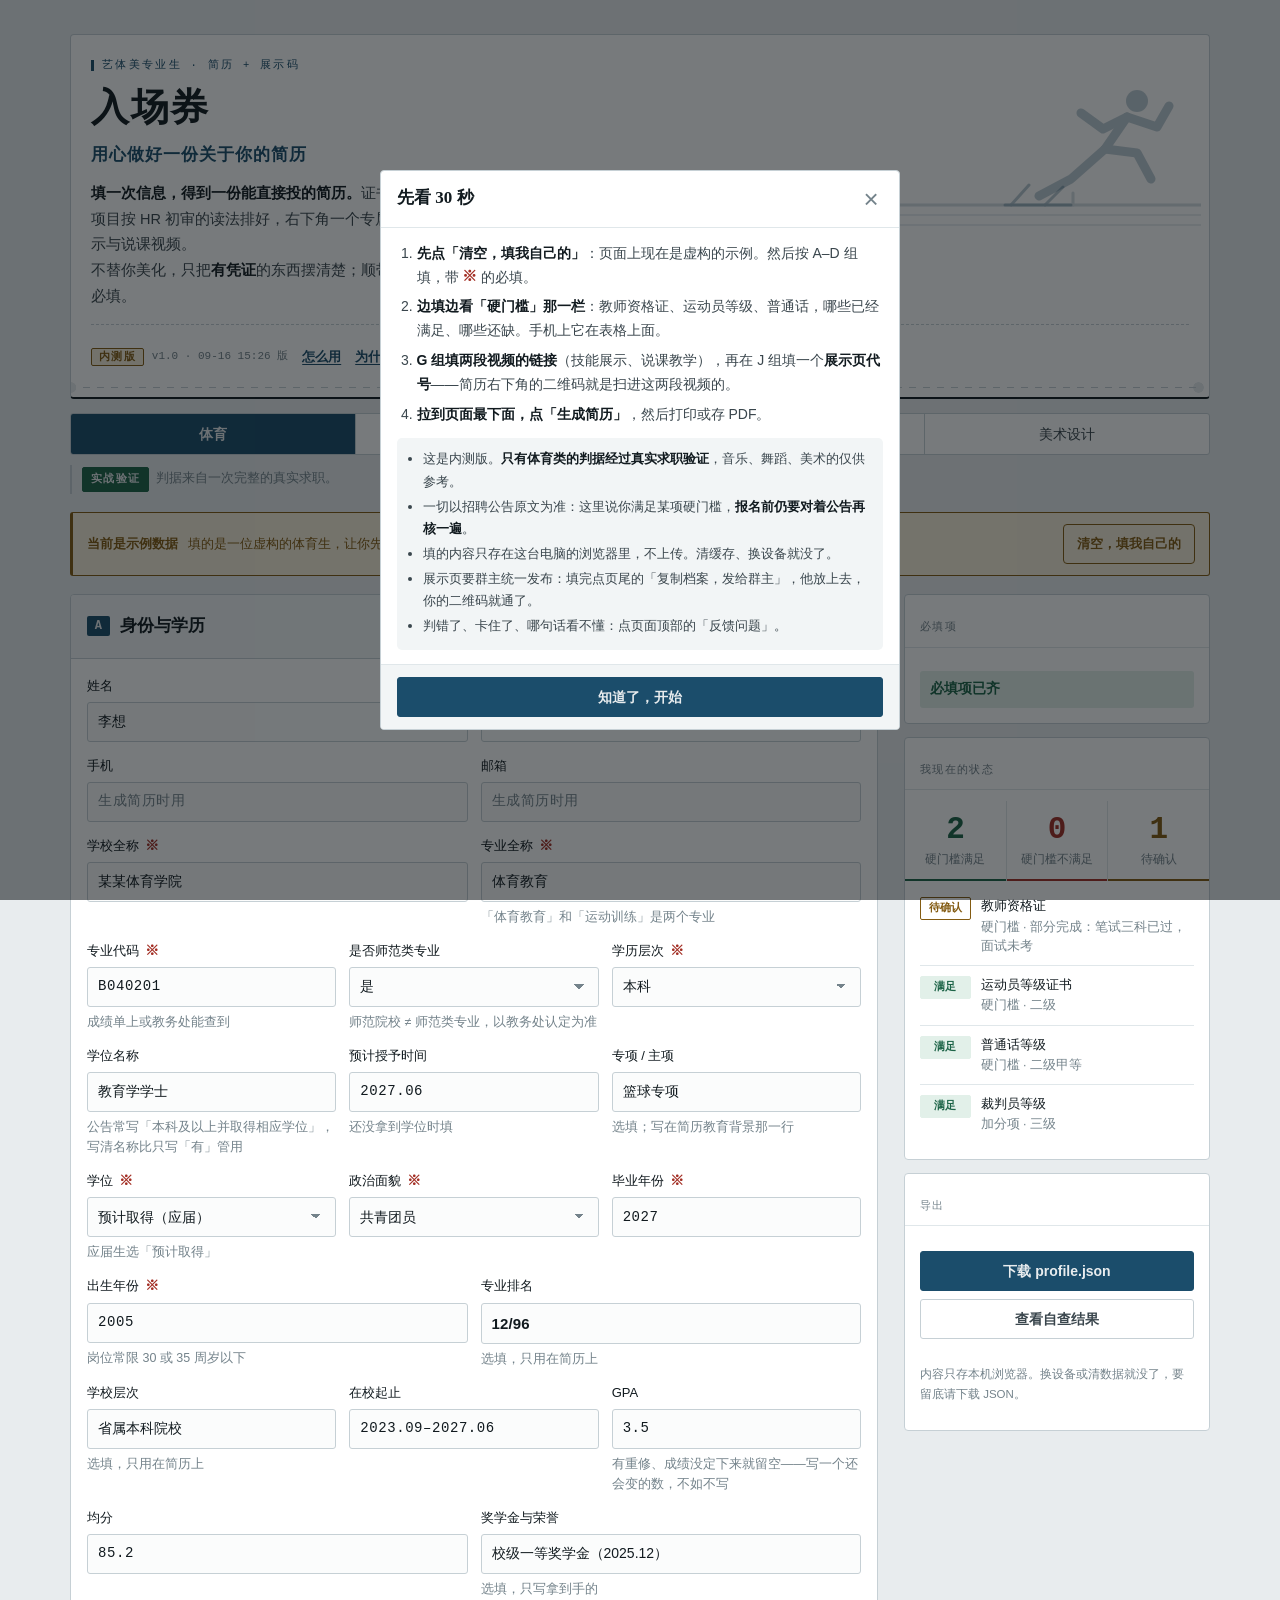
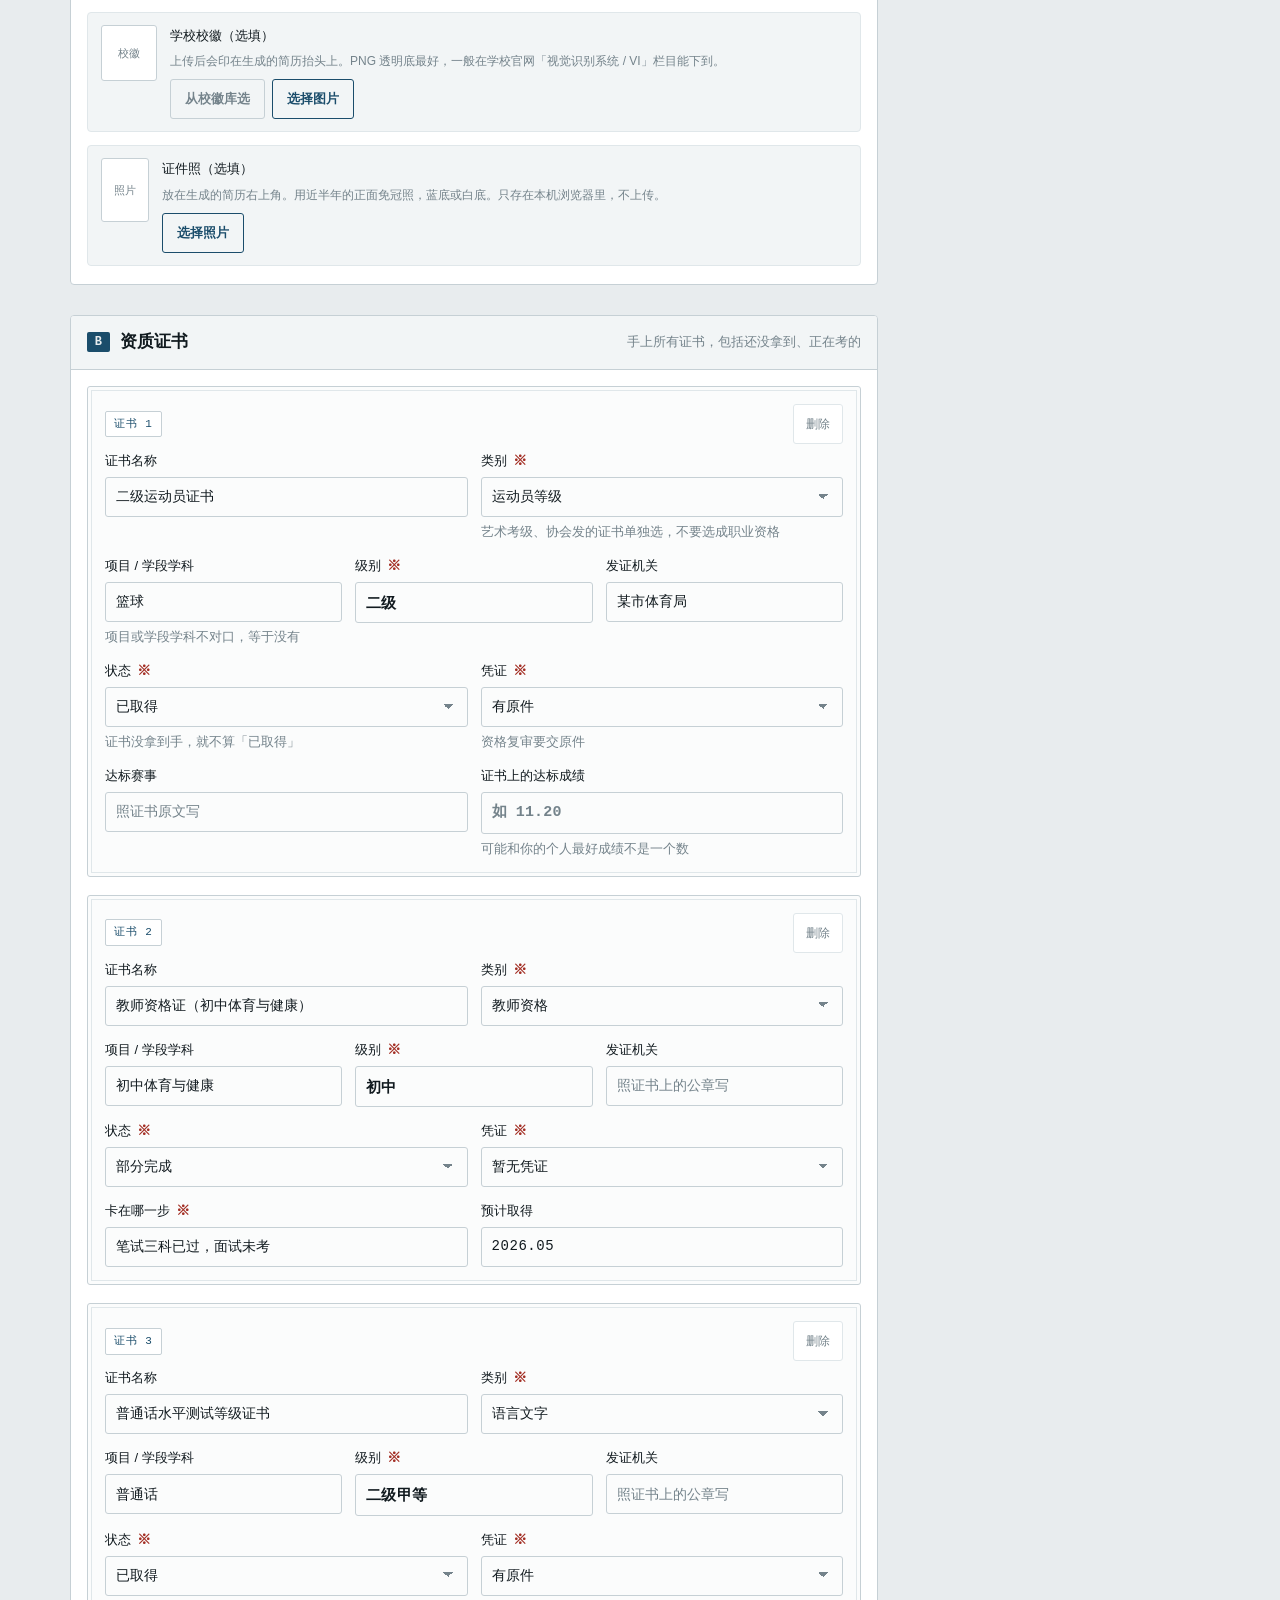
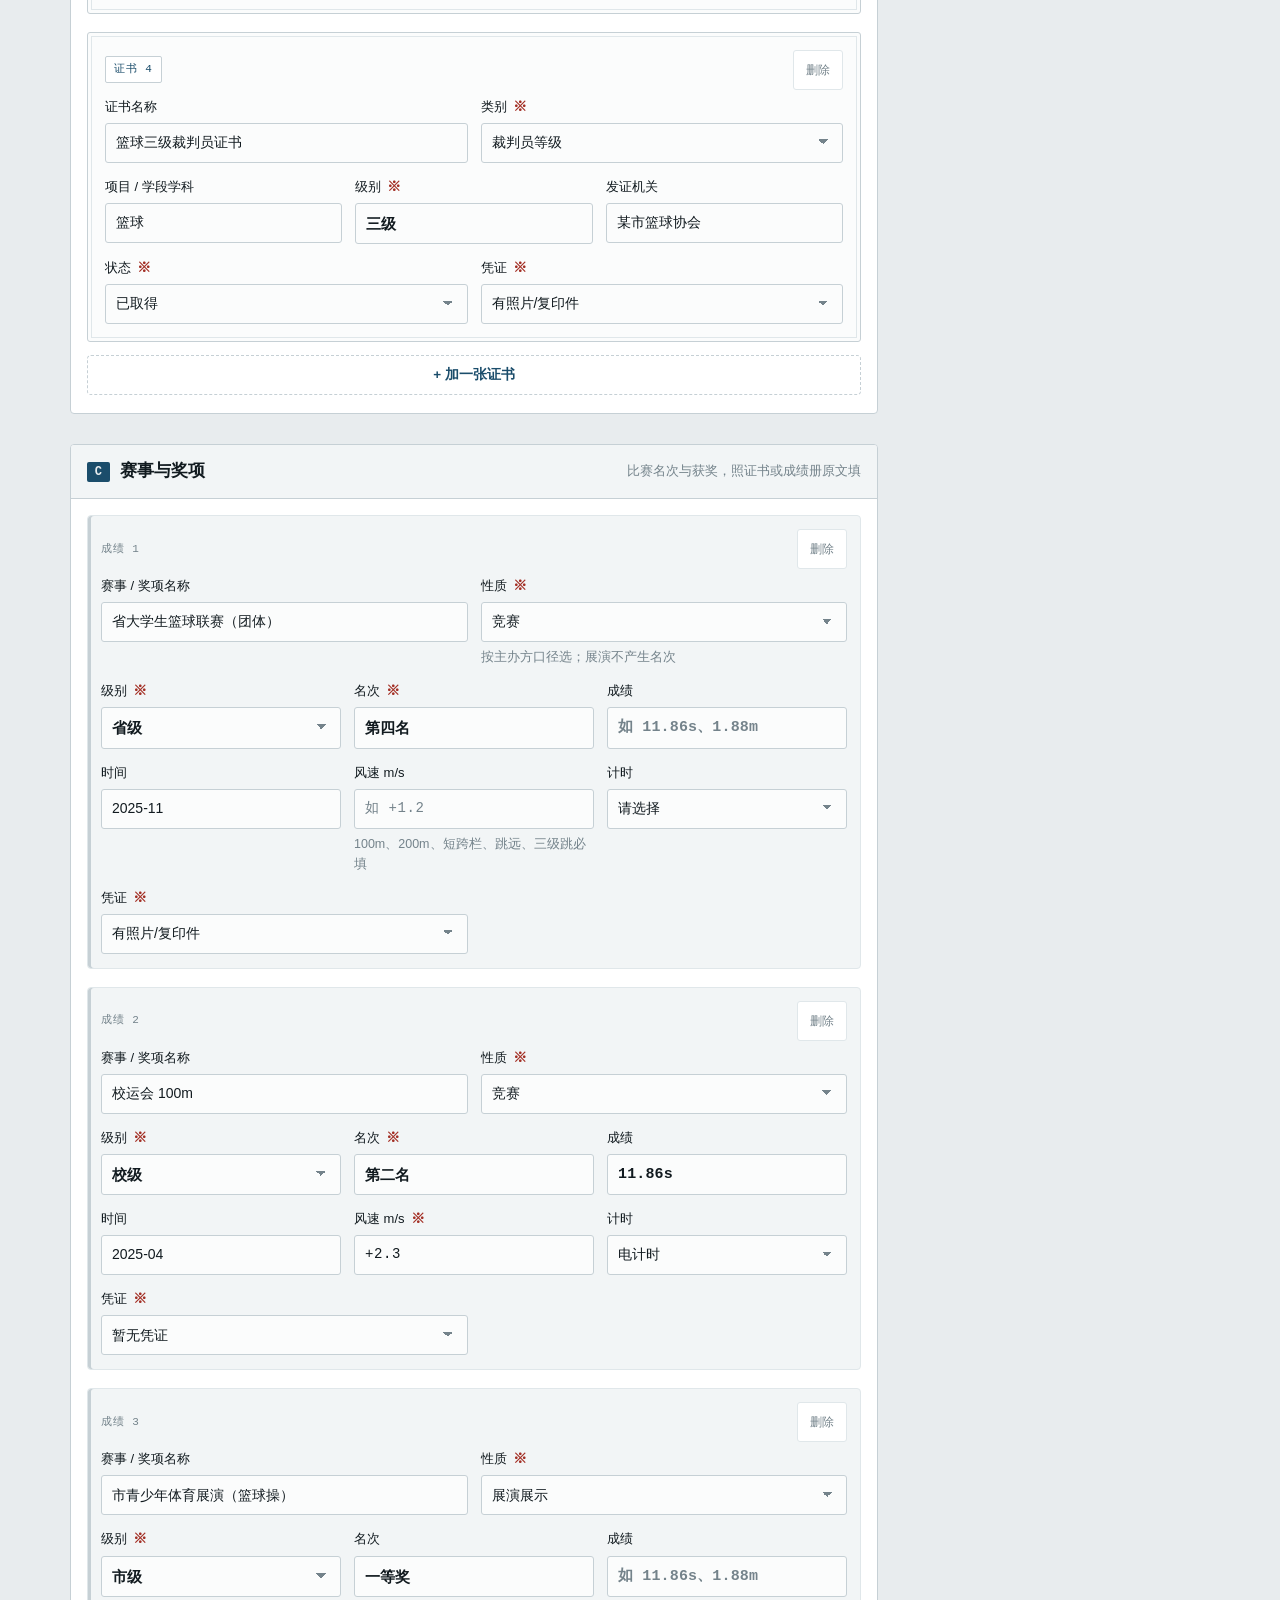
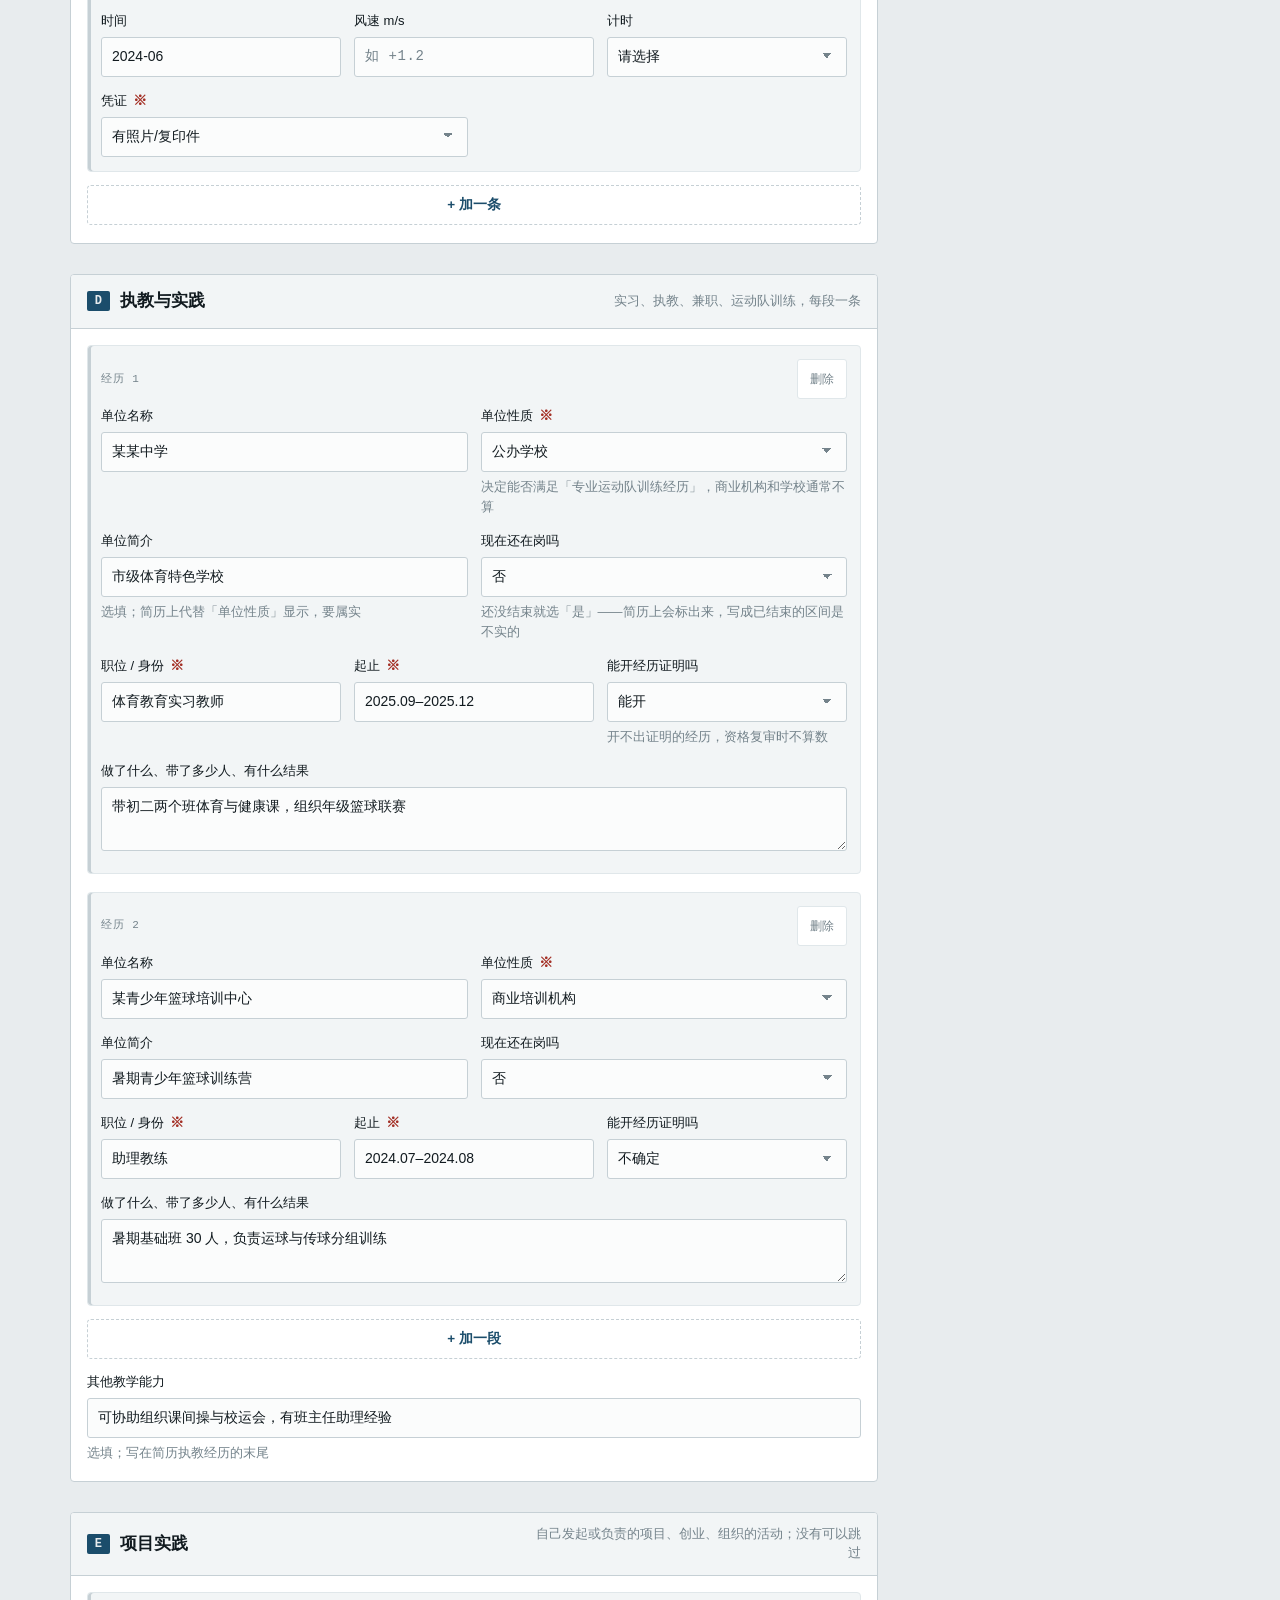
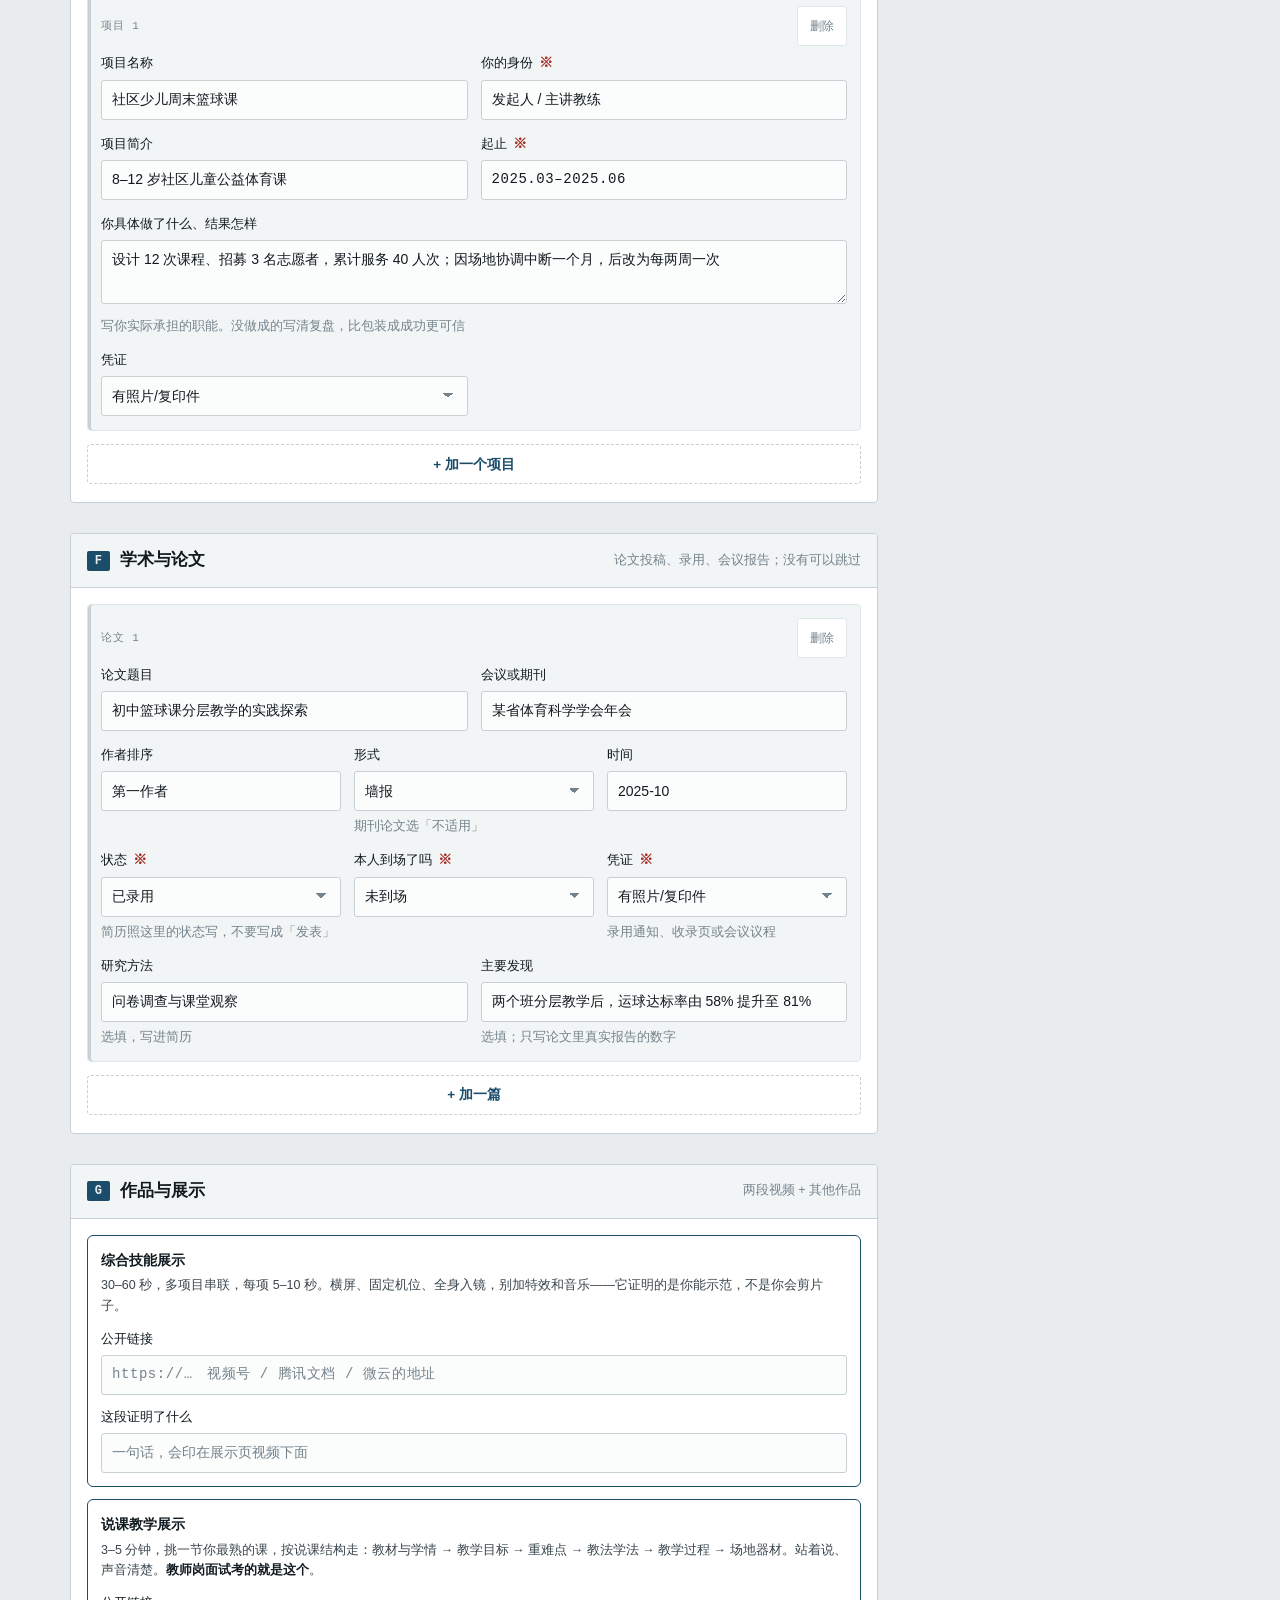
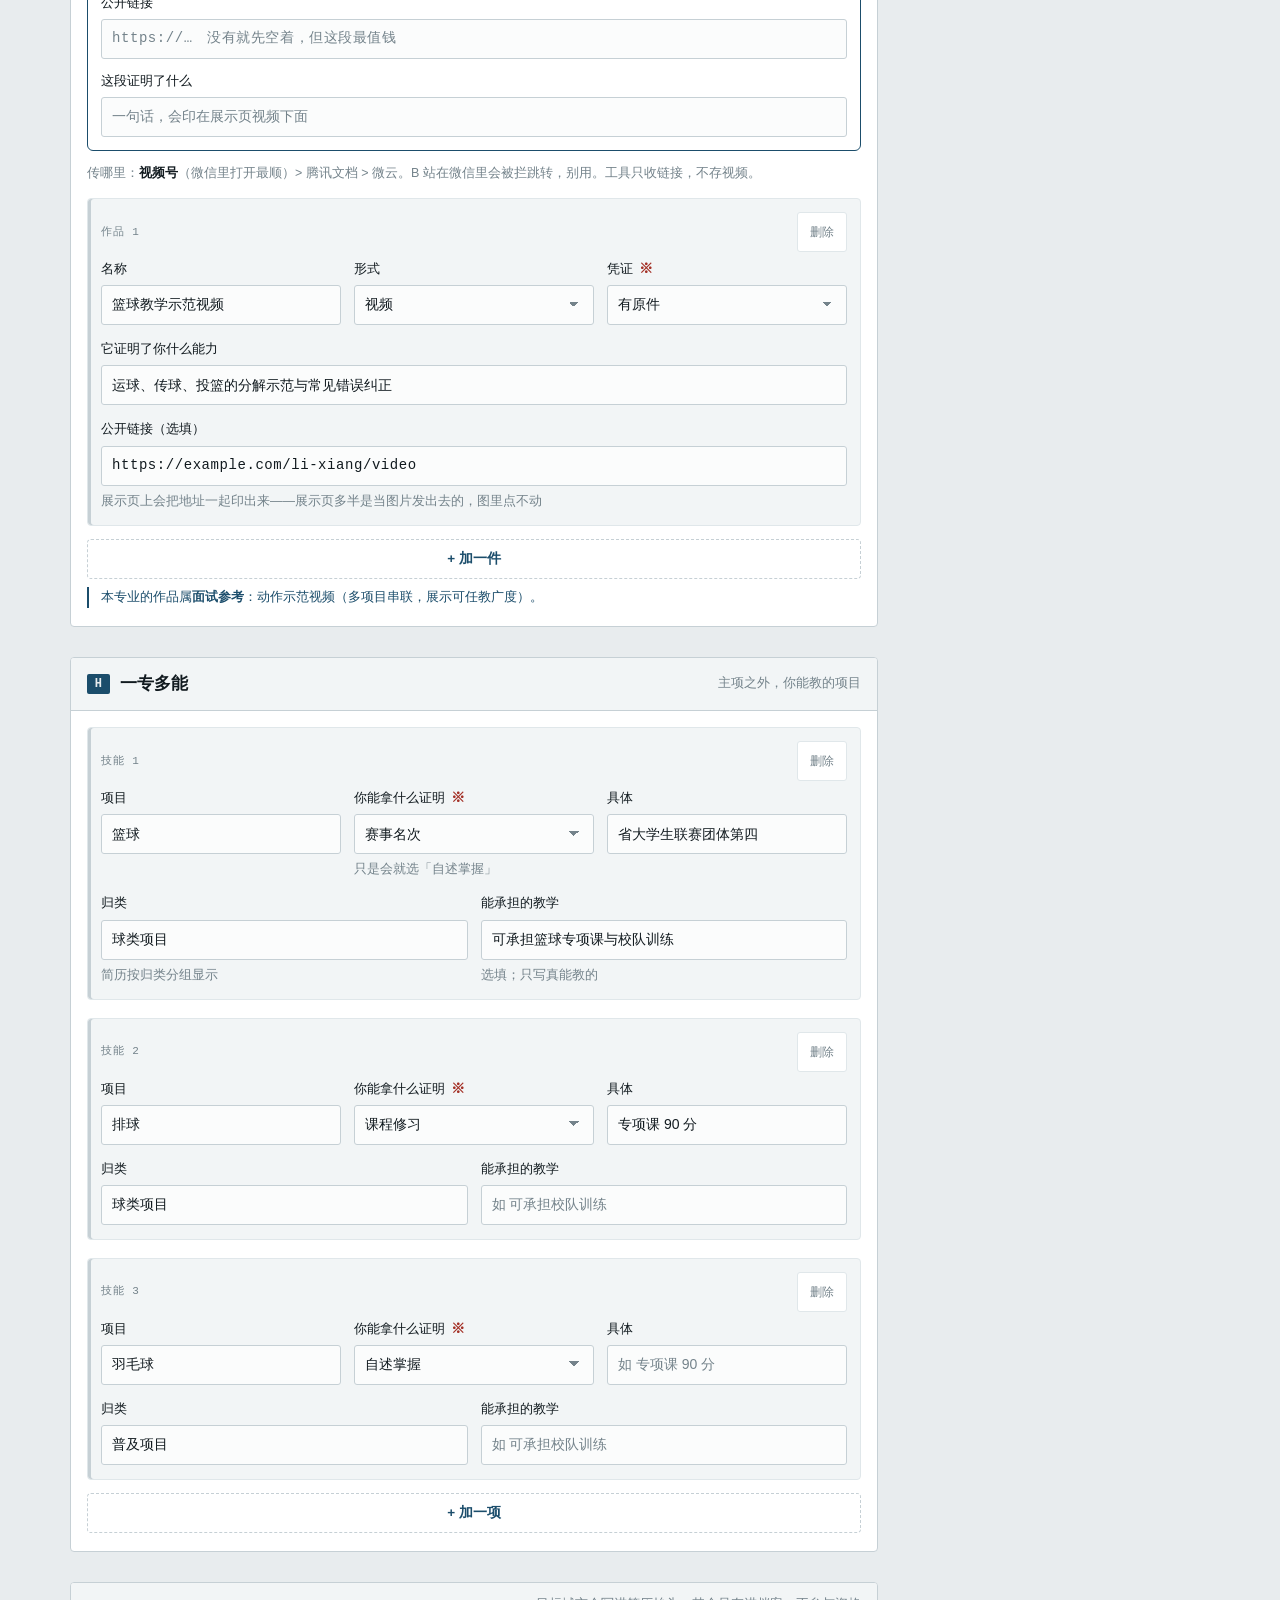
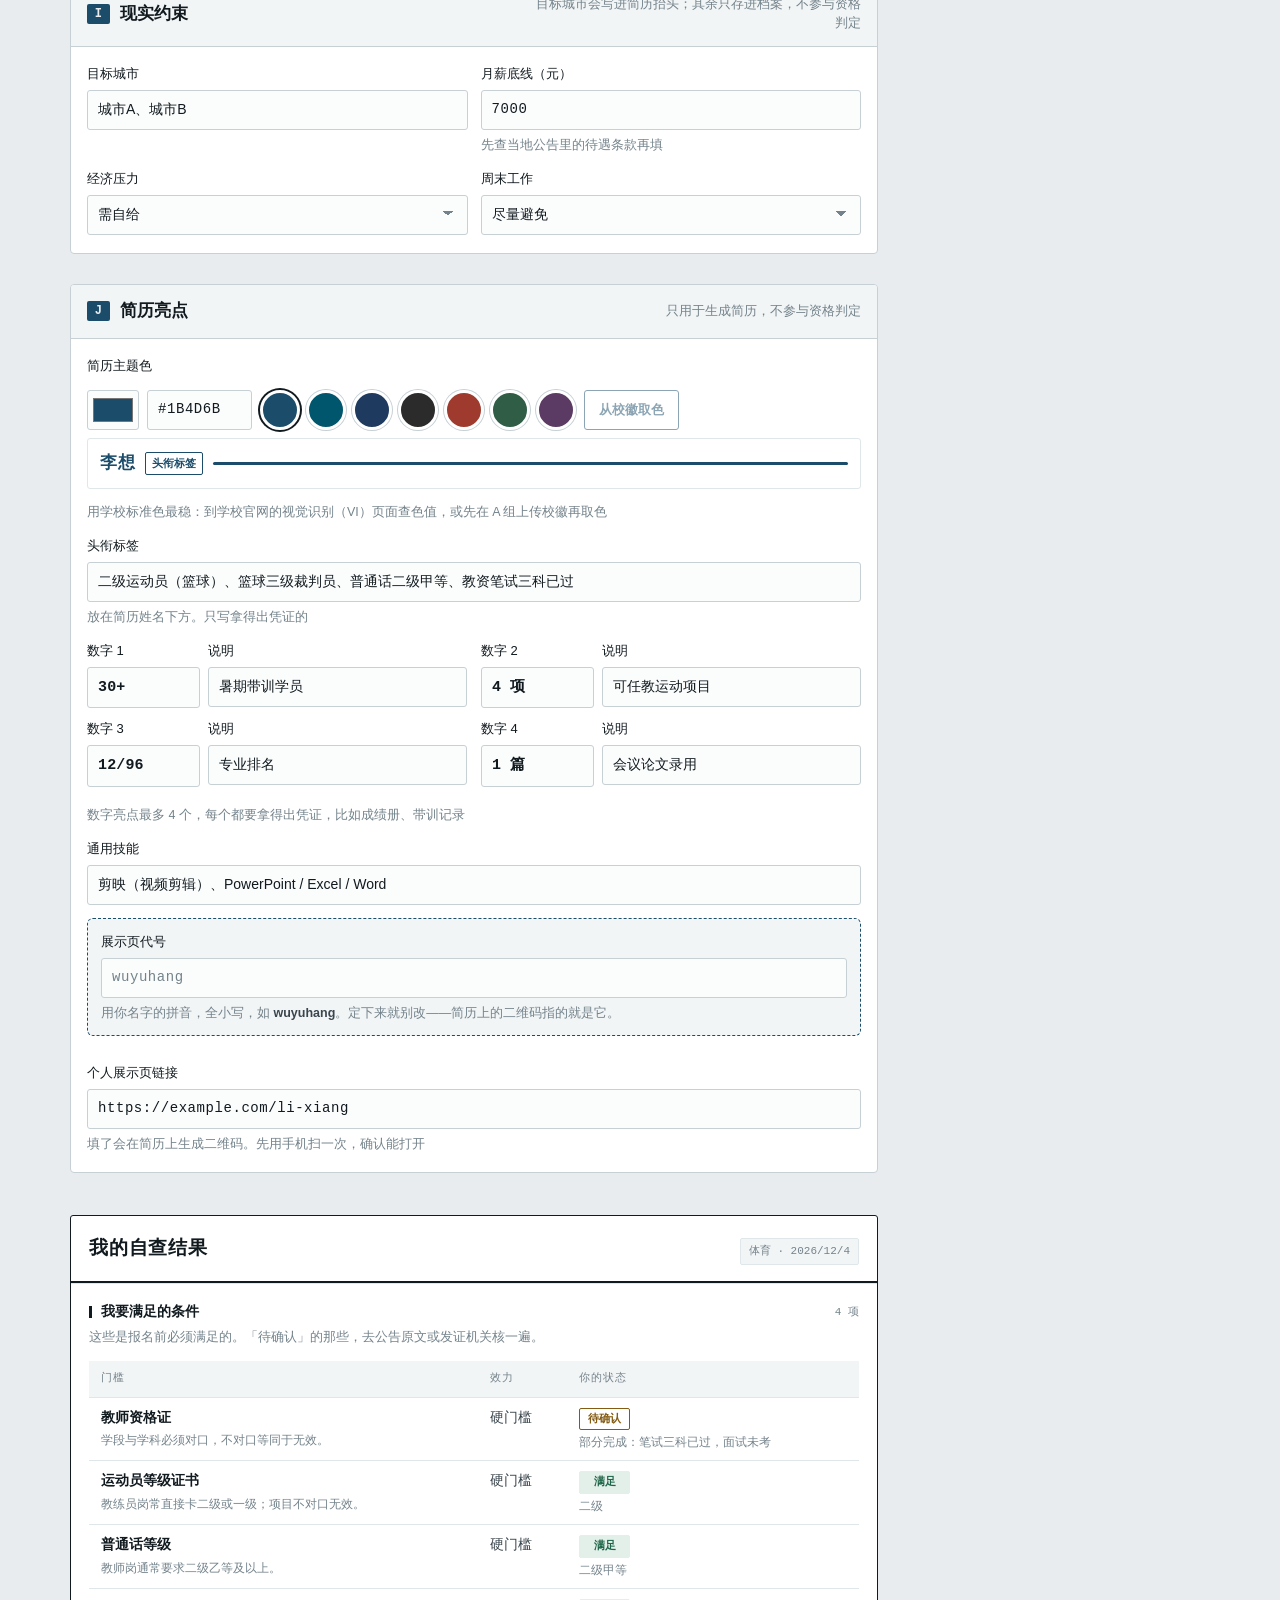
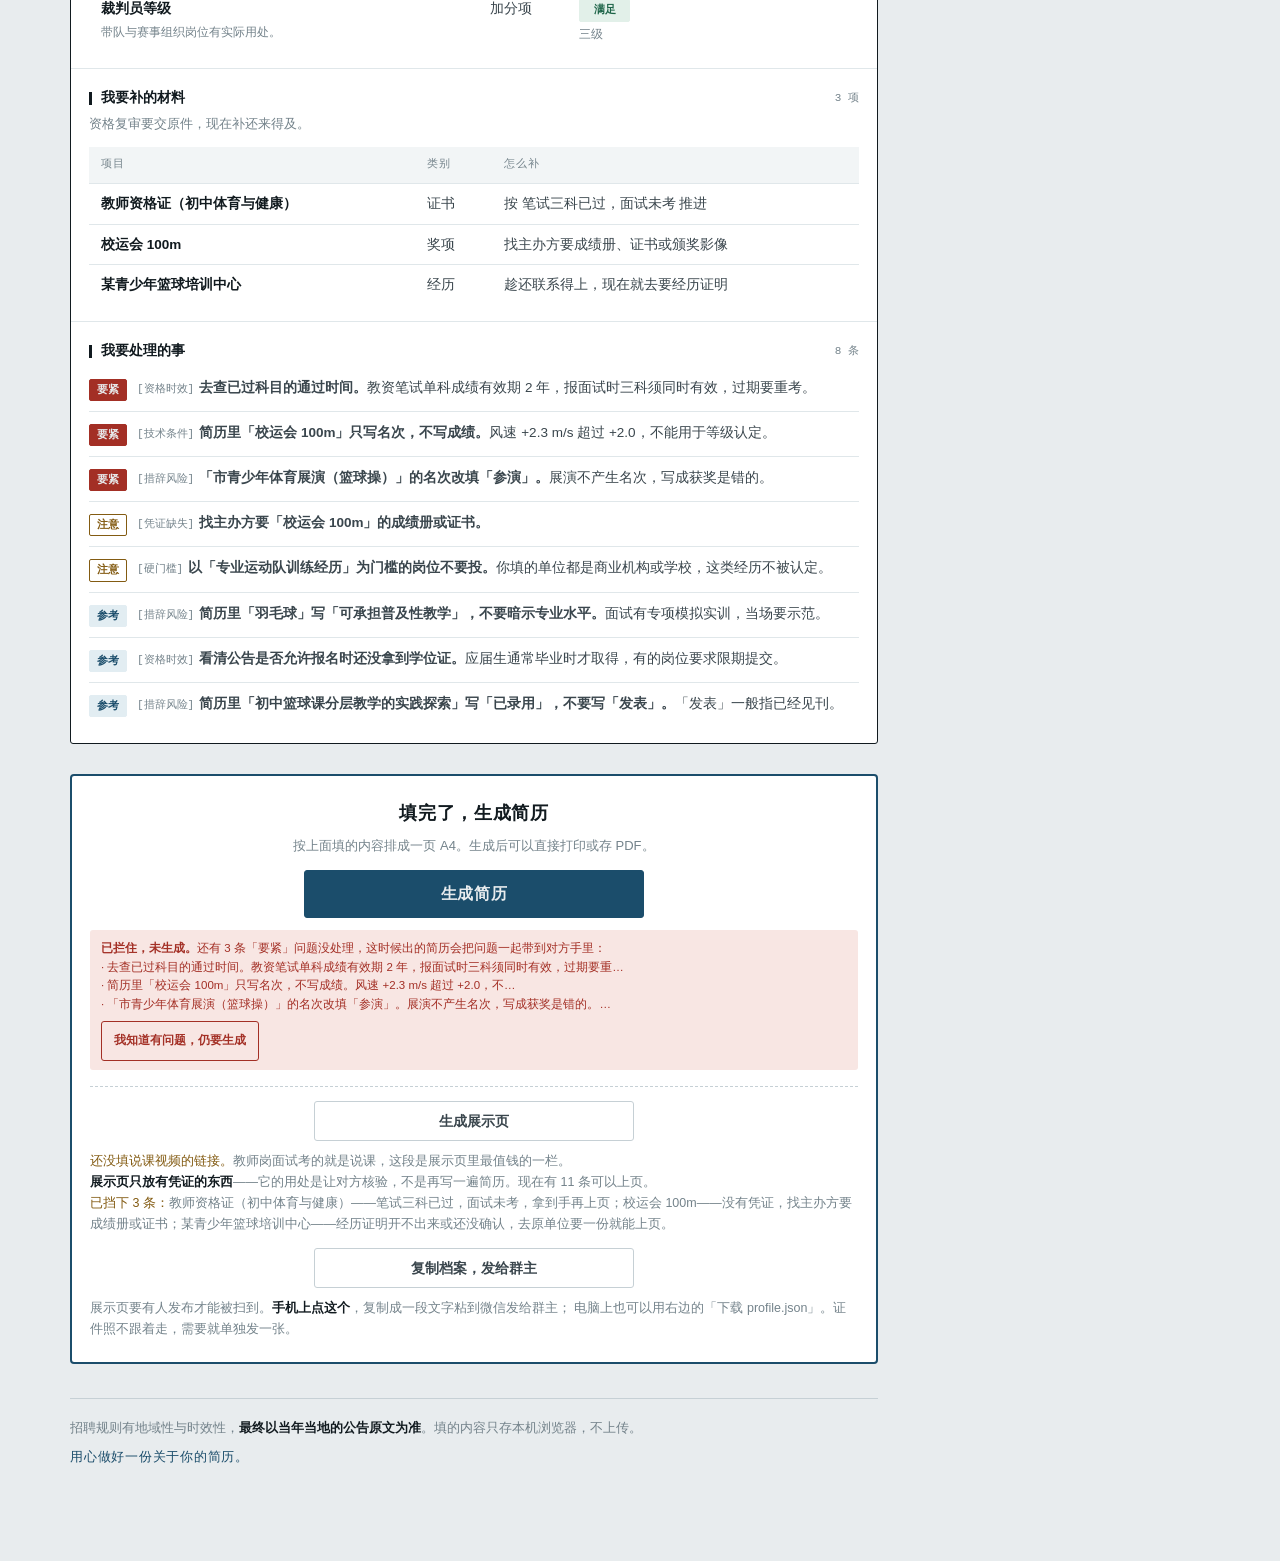
<file: index.html>
<!doctype html>
<html lang="zh-CN">
<head>
<meta charset="utf-8">
<meta name="viewport" content="width=device-width,initial-scale=1,viewport-fit=cover">
<meta name="format-detection" content="telephone=no">
<meta name="description" content="艺体美求职资格自查：填完一张表，看清自己哪些硬门槛过得了、还缺哪张凭证、手上的公告能不能报。">
<style>
:root{color-scheme:light dark}
html,body{margin:0}
img{max-width:100%}
[hidden]{display:none!important}
</style>
</head>
<body>
<title>入场券 · 内测版</title>
<style>
:root{
  --paper:#E8ECEE; --surface:#FFFFFF; --sunk:#F2F5F6; --field:#FBFCFC;
  --rule:#C6D0D5; --rule-soft:#E0E7EA;
  --ink:#111A1F; --body:#3A464D; --mute:#74838B;
  --indigo:#1B4D6B; --indigo-bg:#E2EDF2;
  --pass:#1D6448; --pass-bg:#E2F0E9;
  --fail:#A32F25; --fail-bg:#F8E6E3;
  --hold:#835B12; --hold-bg:#F8EFDA;
  --serif:"Songti SC","Source Han Serif SC","Noto Serif CJK SC","SimSun",STSong,serif;
  --sans:-apple-system,BlinkMacSystemFont,"PingFang SC","Microsoft YaHei","Hiragino Sans GB","Source Han Sans SC","Noto Sans CJK SC",sans-serif;
  --mono:ui-monospace,"SF Mono",Menlo,Consolas,"Courier New",monospace;
}
@media (prefers-color-scheme:dark){
  :root:not([data-theme="light"]){
    --paper:#0E1316; --surface:#161D21; --sunk:#12181B; --field:#1A2226;
    --rule:#293439; --rule-soft:#1E272B;
    --ink:#E7EDEF; --body:#B2BFC5; --mute:#7A8991;
    --indigo:#82B6D2; --indigo-bg:#10252F;
    --pass:#5CBE93; --pass-bg:#0E2620;
    --fail:#E9857A; --fail-bg:#2A1513;
    --hold:#D6AC57; --hold-bg:#281F0F;
  }
}
:root[data-theme="dark"]{
  --paper:#0E1316; --surface:#161D21; --sunk:#12181B; --field:#1A2226;
  --rule:#293439; --rule-soft:#1E272B;
  --ink:#E7EDEF; --body:#B2BFC5; --mute:#7A8991;
  --indigo:#82B6D2; --indigo-bg:#10252F;
  --pass:#5CBE93; --pass-bg:#0E2620;
  --fail:#E9857A; --fail-bg:#2A1513;
  --hold:#D6AC57; --hold-bg:#281F0F;
}
*{box-sizing:border-box}
body{margin:0;background:var(--paper);color:var(--body);font-family:var(--sans);
  font-size:15px;line-height:1.7;-webkit-font-smoothing:antialiased}
.shell{max-width:1180px;margin:0 auto;padding:34px 20px 80px}

/* ── 抬头 ───────────────────────────────── */
.masthead{position:relative;overflow:hidden;border-bottom:2px solid var(--ink);padding-bottom:16px;margin-bottom:8px}
/* 专业场域：跑道 / 五线谱 / 把杆 / 画布。压在文字下面，不与阅读抢注意力，
   但一眼能认出这是哪个专业的场子——这是"给我做的"和"通用表单"的分界。 */
.hero-art{position:absolute;right:8px;top:-6px;width:min(42%,380px);max-height:100%;
  color:var(--indigo);pointer-events:none;user-select:none;z-index:0}
.hero-art svg{display:block;width:100%;height:auto}
.hero-art .ha-field{opacity:.18}
.hero-art .ha-figure{opacity:.28}
.hero-art .ha-kit{opacity:.3}
.masthead>*:not(.hero-art){position:relative;z-index:1}
@media(max-width:700px){.hero-art{width:62%;right:2px;top:auto;bottom:-6px}}
@media print{.hero-art{display:none!important}}
.stamp{font-family:var(--mono);font-size:10.5px;letter-spacing:.2em;color:var(--indigo);
  text-transform:uppercase;margin:0 0 9px}
h1{font-family:var(--serif);font-weight:700;font-size:clamp(27px,4.4vw,38px);
  margin:0 0 4px;color:var(--ink);letter-spacing:.02em;line-height:1.2;text-wrap:balance}
/* 这一句是这个工具存在的理由，不是宣传语——所以它在功能说明之前 */
.creed{margin:0 0 11px;font-family:var(--serif);font-size:clamp(15px,2.2vw,17px);
  font-weight:600;color:var(--indigo);letter-spacing:.06em}
.lede{margin:0;font-size:15px;max-width:60ch}
.lede b{color:var(--ink);font-weight:700}

/* ── 主栅格 ──────────────────────────────── */
.grid{display:grid;grid-template-columns:minmax(0,1fr) 306px;gap:26px;align-items:start;margin-top:4px}
/* 必须 minmax(0,1fr)：单纯写 1fr 时轨道最小宽度是 auto，
   会被里面最宽的内容撑破，整页横向滚动 */
@media(max-width:880px){.grid{grid-template-columns:minmax(0,1fr);gap:0}
  .side{order:-1;margin:0 0 18px}}   /* 结论摆在表格前面，手机上才看得见 */

/* ── 学科选择 ─────────────────────────────── */
.discbar{display:flex;gap:0;border:1px solid var(--rule);border-radius:5px;overflow:hidden;
  background:var(--surface);margin:20px 0 7px}
.discbar button{flex:1 1 0;min-width:0;appearance:none;border:0;border-right:1px solid var(--rule);
  background:transparent;font:500 14px/1 var(--sans);color:var(--body);padding:12px 6px;
  cursor:pointer;transition:background .12s}
.discbar button:last-child{border-right:0}
.discbar button:hover{background:var(--sunk)}
.discbar button[aria-pressed=true]{background:var(--indigo);color:#fff;font-weight:700}
.discbar button:focus-visible{outline:2px solid var(--indigo);outline-offset:-3px}
.verified{font-size:12.5px;color:var(--mute);margin:0 0 16px;display:flex;gap:7px;
  align-items:baseline;flex-wrap:wrap}
.verified .vb{font-family:var(--mono);font-size:10px;letter-spacing:.08em;padding:2px 6px;
  border-radius:3px;flex:none;font-weight:600}
.vb.real{background:var(--pass-bg);color:var(--pass)}
.vb.desk{background:var(--hold-bg);color:var(--hold)}

/* ── 表单分组 ─────────────────────────────── */
.group{background:var(--surface);border:1px solid var(--rule);border-radius:6px;
  margin-bottom:16px;overflow:hidden}
.ghead{display:flex;align-items:baseline;gap:11px;padding:13px 17px;background:var(--sunk);
  border-bottom:1px solid var(--rule)}
.gkey{font-family:var(--mono);font-size:12px;font-weight:600;color:#fff;background:var(--indigo);
  border-radius:3px;padding:1px 7px;flex:none}
.gname{font-family:var(--serif);font-size:16.5px;font-weight:600;color:var(--ink)}
.gwhy{font-size:12.5px;color:var(--mute);margin-left:auto;text-align:right}
.ghead{flex-wrap:wrap}
@media(max-width:560px){.gwhy{margin-left:0;text-align:left;flex-basis:100%}}
.gbody{padding:16px 17px}

/* 字段 */
.fields{display:grid;gap:13px}
.f2{display:grid;grid-template-columns:1fr 1fr;gap:13px}
.f3{display:grid;grid-template-columns:1fr 1fr 1fr;gap:13px}
@media(max-width:620px){.f2,.f3{grid-template-columns:1fr}}
label{display:block}
.lb{display:block;font-size:12.5px;font-weight:500;color:var(--ink);margin-bottom:4px}
.lb .req{color:var(--fail);font-weight:700}
input,select,textarea{width:100%;font:400 14px/1.55 var(--sans);color:var(--ink);
  background:var(--field);border:1px solid var(--rule);border-radius:4px;padding:8px 10px}
input:focus,select:focus,textarea:focus{outline:2px solid var(--indigo);outline-offset:-1px;
  border-color:var(--indigo)}
textarea{resize:vertical;min-height:58px}
input.mono{font-family:var(--mono);letter-spacing:.04em}
/* 追问提示 —— 这套工具的灵魂：字段旁边那一句 */
.probe{font-size:12px;line-height:1.6;color:var(--indigo);margin:5px 0 0;
  padding-left:11px;border-left:2px solid var(--indigo-bg)}
.probe b{font-weight:600}
.fh{display:block;font-size:12px;line-height:1.55;color:var(--mute);margin-top:4px}
.fh b{color:var(--body);font-weight:600}

/* 校徽 */
.logo-row{display:flex;gap:13px;align-items:flex-start;padding:12px 13px;
  background:var(--sunk);border:1px solid var(--rule-soft);border-radius:5px}
.logo-pv{width:56px;height:56px;object-fit:contain;flex:none;background:var(--surface);
  border:1px solid var(--rule-soft);border-radius:4px}
.logo-pv.empty{display:flex;align-items:center;justify-content:center;font-size:11px;
  color:var(--mute);border-style:dashed}
.logo-pv.photo{width:48px;height:64px;object-fit:cover}
/* 简历主题色 */
.accent{display:grid;gap:8px}
.accent-row{display:flex;flex-wrap:wrap;align-items:center;gap:8px}
.accent-pick{width:52px;flex:none;padding:3px;cursor:pointer}
.accent-hex{width:7.5em;flex:none}
.swatches{display:flex;flex-wrap:wrap;gap:6px}
.sw{appearance:none;width:40px;height:40px;border-radius:50%;padding:0;cursor:pointer;
  border:3px solid var(--surface);box-shadow:0 0 0 1px var(--rule)}
.sw.on{box-shadow:0 0 0 2px var(--ink)}
.sw:focus-visible{outline:2px solid var(--ink);outline-offset:2px}
.logo-btn:disabled{opacity:.5;cursor:default}
/* 模拟简历纸面：简历总是印在白纸上，所以这里固定白底，不跟页面深浅模式走 */
.accent-demo{display:flex;align-items:center;flex-wrap:wrap;gap:10px;padding:10px 12px;border-radius:4px;
  border:1px solid var(--rule-soft);background:#FFFFFF;color:#33414A}
.accent-demo b{font-size:17px;letter-spacing:.04em}
.demo-tag{font-size:11px;font-weight:700;border:1px solid;border-radius:2px;padding:1px 6px}
.demo-line{flex:1;min-width:60px;height:3px;border-radius:2px}
.kg{display:grid;grid-template-columns:repeat(2,minmax(0,1fr));gap:10px 14px}
.kpair{display:grid;grid-template-columns:7.5em minmax(0,1fr);gap:8px}
.kg-hint{margin-top:-4px}
@media(max-width:620px){.kg{grid-template-columns:1fr}}
.logo-txt{min-width:0;flex:1}
.logo-hint{margin:2px 0 8px;font-size:12px;line-height:1.6;color:var(--mute)}
.logo-btns{display:flex;gap:7px;flex-wrap:wrap}
.logo-btn{display:inline-block;appearance:none;border:1px solid var(--indigo);background:transparent;
  color:var(--indigo);font:600 12.5px/1 var(--sans);padding:7px 12px;border-radius:4px;cursor:pointer}
.logo-btn:hover{background:var(--indigo-bg)}
.logo-btn.ghost{border-color:var(--rule);color:var(--mute)}
.logo-btn.ghost:hover{background:var(--sunk);color:var(--fail);border-color:var(--fail)}

/* 资产行 */
.rows{display:grid;gap:11px}
.row{border:1px solid var(--rule-soft);border-radius:5px;padding:12px 13px;background:var(--sunk)}
.rowtop{display:flex;align-items:center;gap:9px;margin-bottom:10px}
.rowtop .n{font-family:var(--mono);font-size:10.5px;color:var(--mute);flex:none}
.del{margin-left:auto;appearance:none;border:1px solid var(--rule);background:var(--surface);
  color:var(--mute);font:400 12px/1 var(--sans);padding:5px 9px;border-radius:4px;cursor:pointer}
.del:hover{color:var(--fail);border-color:var(--fail)}
.add{appearance:none;border:1px dashed var(--rule);background:transparent;color:var(--indigo);
  font:500 13px/1 var(--sans);padding:10px;border-radius:5px;cursor:pointer;width:100%;margin-top:11px}
.add:hover{background:var(--indigo-bg);border-style:solid}



/* 行内警告 */
.flag{display:flex;gap:8px;font-size:12.5px;line-height:1.62;margin-top:9px;padding:9px 11px;
  border-radius:4px;align-items:flex-start}
.flag .mk{font-family:var(--mono);font-size:10px;font-weight:600;letter-spacing:.06em;
  flex:none;padding:1px 5px;border-radius:2px;margin-top:2px}
.flag.warn{background:var(--hold-bg);color:var(--hold)}
.flag.warn .mk{background:var(--hold);color:var(--surface)}
.flag.bad{background:var(--fail-bg);color:var(--fail)}
.flag.bad .mk{background:var(--fail);color:var(--surface)}
.flag.info{background:var(--indigo-bg);color:var(--indigo)}
.flag.info .mk{background:var(--indigo);color:#fff}
.flag b{font-weight:700}

/* ── 侧栏 ───────────────────────────────── */
.side{position:sticky;top:18px;display:grid;gap:13px}
@media(max-width:880px){.side{position:static}}
.panel{background:var(--surface);border:1px solid var(--rule);border-radius:6px;overflow:hidden}
.ptitle{font-family:var(--mono);font-size:10.5px;letter-spacing:.14em;text-transform:uppercase;
  color:var(--mute);padding:11px 15px 0}
.tally{display:grid;grid-template-columns:1fr 1fr 1fr;gap:1px;background:var(--rule-soft);margin-top:11px}
.t{background:var(--surface);padding:12px 6px;text-align:center}
.t b{display:block;font-family:var(--mono);font-size:23px;font-weight:600;line-height:1.1;
  font-variant-numeric:tabular-nums}
.t small{display:block;font-size:11px;color:var(--mute);margin-top:3px}
.t.ok b{color:var(--pass)} .t.no b{color:var(--fail)} .t.hd b{color:var(--hold)}
.req-body{padding:8px 15px 14px}
.req-n{margin:0 0 6px;font-size:13px;font-weight:700;color:var(--fail)}
.req-ok{margin:0;font-size:13px;font-weight:600;color:var(--pass)}
.req-l{margin:0;padding:0;list-style:none;display:grid;gap:3px}
.req-l li{font-size:12.5px;color:var(--body);padding-left:11px;position:relative}
.req-l li::before{content:"";position:absolute;left:0;top:8px;width:4px;height:4px;
  border-radius:50%;background:var(--fail)}
.rq{color:var(--fail);font-weight:700}
.gates{padding:4px 15px 14px}
.gate{display:grid;grid-template-columns:auto 1fr;gap:9px;padding:8px 0;
  border-bottom:1px solid var(--rule-soft);font-size:13px;line-height:1.55;align-items:start}
.gate:last-child{border-bottom:0}
.mark{font-family:var(--mono);font-size:11px;font-weight:600;padding:2px 6px;border-radius:3px;
  flex:none;margin-top:1px;white-space:nowrap}
.mark.p{background:var(--pass-bg);color:var(--pass)}
.mark.f{background:var(--fail-bg);color:var(--fail)}
.mark.h{background:var(--hold-bg);color:var(--hold)}
.mark.i{background:var(--sunk);color:var(--mute);border:1px solid var(--rule-soft)}
.mark.b{background:transparent;color:var(--mute);border:1px dashed var(--rule)}
.gate .gt{color:var(--ink);font-weight:500}
.gate .gn{color:var(--mute);font-size:12px;display:block;margin-top:1px;line-height:1.5}

.act{display:grid;gap:8px;padding:14px 15px}
.btn{appearance:none;border:1px solid var(--indigo);background:var(--indigo);color:#fff;
  font:600 14px/1 var(--sans);padding:11px;border-radius:4px;cursor:pointer;text-align:center}
.btn:hover{filter:brightness(1.12)}
.btn.ghost{background:transparent;color:var(--indigo)}
.btn.ghost:hover{background:var(--indigo-bg);filter:none}
.btn:focus-visible{outline:2px solid var(--ink);outline-offset:2px}
.blocked{margin:0;font-size:11.5px;line-height:1.62;color:var(--fail);
  background:var(--fail-bg);border-radius:4px;padding:9px 11px}
.blocked b{font-weight:700}
.blocked button{appearance:none;border:1px solid var(--fail);background:transparent;
  color:var(--fail);font:600 11.5px/1 var(--sans);padding:6px 9px;border-radius:3px;
  cursor:pointer;margin-top:7px}
.blocked button:hover{background:var(--fail);color:var(--surface)}
#fallback{margin-top:4px;min-height:150px;font-family:var(--mono);font-size:11px}
.exp-note{margin:-2px 0 2px;font-size:11.5px;line-height:1.6;color:var(--hold)}
.privacy{font-size:11.5px;line-height:1.65;color:var(--mute);padding:0 15px 14px}

/* 预览层 */
.ovl{position:fixed;inset:0;z-index:99;background:var(--paper);display:flex;flex-direction:column}
.ovl-bar{display:flex;align-items:center;gap:8px;padding:11px 14px;background:var(--surface);
  border-bottom:1px solid var(--rule);flex-wrap:wrap}
.ovl-t{font-family:var(--serif);font-size:15px;font-weight:600;color:var(--ink);margin-right:auto}
.ovl-b{appearance:none;border:1px solid var(--rule);background:var(--surface);color:var(--body);
  font:600 13px/1 var(--sans);padding:9px 13px;border-radius:4px;cursor:pointer;white-space:nowrap}
.ovl-b:hover{border-color:var(--indigo);color:var(--indigo)}
.ovl-b.main{background:var(--indigo);border-color:var(--indigo);color:#fff}
.ovl-b.main:hover{filter:brightness(1.12);color:#fff}
.ovl-tip{margin:0;padding:8px 14px;font-size:12px;line-height:1.6;color:var(--mute);
  background:var(--sunk);border-bottom:1px solid var(--rule-soft)}
.ovl-body{flex:1;overflow:auto;-webkit-overflow-scrolling:touch;background:var(--paper);
  display:flex;justify-content:center}
.ovl-box{position:relative;overflow:hidden;background:#fff}
.ovl-fr{display:block;border:0;background:#fff}
.ovl-img{display:none;width:100%;max-width:794px;padding-bottom:28px}
.ovl-img img{display:block;width:100%;height:auto;background:#fff;-webkit-touch-callout:default}
.ovl.showimg .ovl-box{position:absolute;left:-10000px;top:0}
.ovl.showimg .ovl-img{display:block}
.ovl-bad{color:var(--fail)}
.ovl-b:disabled{opacity:.6;cursor:default}
@media print{body>*:not(.ovl){display:none!important}
  .ovl{position:static}.ovl-bar,.ovl-tip{display:none!important}
  .ovl-body{overflow:visible;display:block}
  .ovl-box{width:auto!important;height:auto!important;overflow:visible}
  .ovl-fr{transform:none!important;width:100%!important}}

/* ── 结论表 ──────────────────────────────── */
.report{margin-top:30px;background:var(--surface);border:1px solid var(--ink);border-radius:6px;
  overflow:hidden}
.rhead{padding:16px 20px;border-bottom:2px solid var(--ink);display:flex;
  align-items:baseline;gap:12px;flex-wrap:wrap}
.rhead h2{font-family:var(--serif);font-size:19px;font-weight:700;color:var(--ink);margin:0}
.rhead .meta{font-family:var(--mono);font-size:11px;color:var(--mute);margin-left:auto}
.rsec{padding:16px 20px;border-bottom:1px solid var(--rule-soft)}
.rsec:last-child{border-bottom:0}
.rsec h3{font-size:13px;font-weight:700;color:var(--ink);margin:0 0 3px;
  display:flex;align-items:center;gap:8px}
.rsec h3 .cnt{font-family:var(--mono);font-size:11px;font-weight:400;color:var(--mute)}
.rsec .rnote{font-size:12.5px;color:var(--mute);margin:0 0 11px}
.tw{overflow-x:auto}
table{border-collapse:collapse;width:100%;min-width:520px;font-size:13.5px}
th,td{text-align:left;padding:9px 12px;border-bottom:1px solid var(--rule-soft);vertical-align:top}
th{font-family:var(--mono);font-size:10.5px;letter-spacing:.08em;text-transform:uppercase;
  color:var(--mute);font-weight:400;background:var(--sunk);white-space:nowrap}
tr:last-child td{border-bottom:0}
td b{color:var(--ink);font-weight:600}
td .sub{display:block;font-size:12px;color:var(--mute);line-height:1.5;margin-top:2px}
.empty{font-size:13px;color:var(--mute);font-style:normal;padding:4px 0}
.finding{display:grid;grid-template-columns:auto 1fr;gap:10px;padding:9px 0;
  border-bottom:1px solid var(--rule-soft);font-size:13.5px;line-height:1.6;align-items:start}
.finding:last-child{border-bottom:0}
.sev{font-family:var(--mono);font-size:10.5px;font-weight:600;padding:2px 7px;border-radius:3px;
  flex:none;margin-top:2px;white-space:nowrap}
.sev.s3{background:var(--fail-bg);color:var(--fail)}
.sev.s2{background:var(--hold-bg);color:var(--hold)}
.sev.s1{background:var(--indigo-bg);color:var(--indigo)}
.finding .cat{font-family:var(--mono);font-size:11px;color:var(--mute);margin-right:5px}

/* 提交区：表单末尾的主操作。侧栏留的是次要导出（档案、自查结果） */
.submit{margin-top:6px;padding:22px 18px;background:var(--surface);border:2px solid var(--indigo);
  border-radius:8px;text-align:center}
.submit-t{margin:0 0 6px;font-family:var(--serif);font-size:18px;font-weight:700;color:var(--ink)}
.submit-n{margin:0 0 14px;font-size:13px;line-height:1.6;color:var(--mute)}
.submit .btn.big{width:100%;max-width:320px;margin:0 auto;font-size:15.5px;padding:14px;min-height:48px}
.submit .blocked{margin-top:12px;text-align:left}
.vrow{display:grid;gap:11px;padding:13px;margin-bottom:12px;background:var(--surface);
  border:1px solid var(--indigo);border-radius:6px}
.vrow-h b{display:block;font-size:14px;color:var(--ink);margin-bottom:3px}
.vrow-h span{display:block;font-size:12.5px;line-height:1.65;color:var(--body)}
.vrow-h span b{display:inline;font-size:inherit}
.vtip{margin:0 0 14px;font-size:12.5px;line-height:1.7;color:var(--mute)}
.vtip b{color:var(--ink)}
.slug{display:grid;gap:8px;margin-bottom:13px;padding:12px 13px;background:var(--sunk);
  border:1px dashed var(--indigo);border-radius:6px}
.slug .fh b{color:var(--ink)}
.slug .fh em{font-style:normal;color:var(--fail)}
.slug .logo-btn{justify-self:start}
.submit-2 .btn + .btn,
.submit-2 .submit-n2 + .btn{margin-top:12px}
.submit-2{margin-top:16px;padding-top:14px;border-top:1px dashed var(--rule)}
.submit-2 .btn{width:100%;max-width:320px;margin:0 auto}
.submit-n2{margin:10px 0 0;font-size:12.5px;line-height:1.7;color:var(--mute);text-align:left}
.submit-n2 b{color:var(--ink)}
.submit-n2 em{font-style:normal;color:var(--hold)}
.submit-warn{margin:12px 0 0;font-size:12.5px;line-height:1.65;color:var(--hold);
  background:var(--hold-bg);border-radius:4px;padding:9px 11px;text-align:left}
.submit-warn b{font-weight:700}
.tally-hint{margin:0;padding:10px 15px 0;font-size:12.5px;line-height:1.6;color:var(--mute)}
/* 表单很长，主按钮在页面最下面。必填齐了就浮一条出来，省得为了点一下再滑回去 */
.stickybar{position:fixed;left:0;right:0;bottom:0;z-index:40;display:flex;align-items:center;gap:12px;
  padding:10px 14px;padding-bottom:calc(10px + env(safe-area-inset-bottom));
  background:var(--surface);border-top:1px solid var(--rule);box-shadow:0 -2px 14px rgba(8,14,18,.12)}
.stickybar span{font-size:13px;font-weight:600;color:var(--pass)}
.stickybar .btn{margin-left:auto;flex:none;padding:0 18px;min-height:44px}
@media print{.stickybar{display:none!important}}
.foot{margin-top:26px;padding-top:18px;border-top:1px solid var(--rule);
  font-size:12.5px;color:var(--mute);line-height:1.8}
.foot b{color:var(--ink)}
.foot-creed{display:inline-block;margin-top:6px;font-family:var(--serif);color:var(--indigo);letter-spacing:.06em}
.exbanner{display:flex;gap:10px;align-items:center;flex-wrap:wrap;font-size:13px;min-width:0;
  background:var(--hold-bg);color:var(--hold);border:1px solid var(--hold);
  border-radius:5px;padding:10px 14px;margin-bottom:16px}
.exbanner b{font-weight:700}
.exbanner button{margin-left:auto;flex:none;appearance:none;border:1px solid var(--hold);
  background:transparent;color:var(--hold);font:600 12.5px/1 var(--sans);
  padding:7px 12px;border-radius:4px;cursor:pointer}
.exbanner button:hover{background:var(--hold);color:var(--surface)}
/* ── 内测：版本标识 / 引导 / 反馈 ─────────────── */
.betaline{display:flex;flex-wrap:wrap;align-items:center;gap:4px 14px;margin:12px 0 0;font-size:12.5px;color:var(--mute)}
.beta-tag{font:600 11px/1 var(--sans);letter-spacing:.06em;color:var(--hold);background:var(--hold-bg);
  border:1px solid var(--hold);border-radius:3px;padding:4px 6px}
.beta-ver{font-family:var(--mono);font-size:11.5px;margin-left:-6px}
.beta-btn,.fb-link{appearance:none;border:0;background:none;padding:0;min-height:40px;display:inline-flex;align-items:center;
  color:var(--indigo);cursor:pointer;
  font:600 13px/1.2 var(--sans);text-decoration:underline;text-underline-offset:3px;text-decoration-thickness:1px}
.beta-btn:hover,.fb-link:hover{text-decoration-thickness:2px}
.fb-link{margin-top:2px;font-size:12.5px}
.beta-btn:focus-visible,.fb-link:focus-visible,.fb-types button:focus-visible,.dlg-x:focus-visible,.ovl-fb:focus-visible{
  outline:2px solid var(--ink);outline-offset:2px}
.dlg{position:fixed;inset:0;z-index:120;display:flex;align-items:center;justify-content:center;
  padding:16px;background:rgba(8,14,18,.55)}
.dlg-box{width:100%;max-width:520px;max-height:100%;display:flex;flex-direction:column;outline:0;
  background:var(--surface);border:1px solid var(--rule);border-radius:8px;overflow:hidden}
.dlg-hd{display:flex;align-items:center;gap:10px;padding:8px 8px 8px 16px;border-bottom:1px solid var(--rule-soft)}
.dlg-hd b{font-family:var(--serif);font-size:17px;color:var(--ink);margin-right:auto}
.dlg-x{appearance:none;border:0;background:none;color:var(--mute);font:400 26px/1 var(--sans);
  width:44px;height:44px;border-radius:4px;cursor:pointer}
.dlg-x:hover{color:var(--ink);background:var(--sunk)}
.dlg-bd{padding:14px 16px;overflow:auto;-webkit-overflow-scrolling:touch;font-size:14px;line-height:1.7}
.dlg-ft{display:flex;gap:10px;padding:12px 16px;border-top:1px solid var(--rule-soft);background:var(--sunk)}
.dlg-ft .btn{flex:1 1 0;min-width:0;text-decoration:none}
.dlg-lead{margin:0 0 12px;color:var(--body)}
.why-lead{margin:0 0 12px;font-family:var(--serif);font-size:18px;font-weight:700;color:var(--ink);letter-spacing:.04em}
.dlg-bd p{margin:0 0 11px}
.dlg-bd p b{color:var(--ink)}
.why-who{padding-top:11px;border-top:1px solid var(--rule-soft);font-size:13px;color:var(--mute)}
.dlg-lb{display:block;font-size:13px;font-weight:600;color:var(--ink);margin:0 0 6px}
.intro-steps{margin:0 0 12px;padding-left:1.4em}
.intro-steps li{margin-bottom:6px}
.intro-steps b,.intro-notes b{color:var(--ink)}
.intro-notes{margin:0;padding:10px 12px 10px 2em;background:var(--sunk);border-radius:5px;font-size:13px}
.intro-notes li{margin-bottom:3px}
.fb-types{display:flex;flex-wrap:wrap;gap:8px;margin-bottom:14px}
.fb-types button{appearance:none;border:1px solid var(--rule);background:var(--field);color:var(--body);
  font:500 13.5px/1 var(--sans);padding:0 13px;min-height:40px;border-radius:999px;cursor:pointer}
.fb-types button[aria-pressed="true"]{border-color:var(--indigo);background:var(--indigo-bg);color:var(--indigo);font-weight:600}
.dlg textarea{display:block;width:100%;min-height:96px;border:1px solid var(--rule);border-radius:5px;
  background:var(--field);color:var(--ink);font:14px/1.6 var(--sans);padding:9px 10px;resize:vertical}
.dlg details{margin-top:12px}
.dlg summary{cursor:pointer;color:var(--indigo);font-size:13px;padding:4px 0}
.dlg #fbCtx{margin-top:6px;min-height:160px;font:12px/1.6 var(--mono);color:var(--body)}
.dlg #fbAll{margin-top:8px;min-height:160px;font-size:12px}
@media (max-width:880px){.dlg textarea,.dlg #fbCtx,.dlg #fbAll{font-size:16px}}
.fb-msg{margin:10px 0 0;font-size:13px;color:var(--pass)}
.fb-msg:empty{display:none}
.fb-msg.bad{color:var(--fail)}
.lib-q{width:100%;margin-bottom:10px;border:1px solid var(--rule);border-radius:5px;background:var(--field);
  color:var(--ink);font:14px/1.5 var(--sans);padding:9px 10px}
.lib-list{display:grid;gap:8px;max-height:46vh;overflow:auto;-webkit-overflow-scrolling:touch}
.lib-item{display:flex;align-items:center;gap:12px;width:100%;text-align:left;appearance:none;cursor:pointer;
  border:1px solid var(--rule);background:var(--surface);border-radius:6px;padding:8px 10px;min-height:56px}
.lib-item:hover{border-color:var(--indigo);background:var(--indigo-bg)}
.lib-item img{width:36px;height:36px;object-fit:contain;flex:none}
.lib-item span{display:block;min-width:0;margin-right:auto;font-size:14px;color:var(--ink)}
.lib-item i{display:block;font-style:normal;font-size:12px;color:var(--mute)}
.lib-item em{width:14px;height:14px;border-radius:50%;flex:none;border:1px solid var(--rule)}
.lib-empty{margin:0;font-size:13px;line-height:1.7;color:var(--mute)}
@media (max-width:880px){.lib-q{font-size:16px}}
.ovl-fb{appearance:none;border:0;background:none;padding:6px 0;margin-left:8px;color:var(--indigo);
  font:600 12px/1.6 var(--sans);text-decoration:underline;text-underline-offset:2px;cursor:pointer}
@media (prefers-reduced-motion:reduce){*{transition:none!important;animation:none!important}}
</style>
<style id="frontend-overrides">
/* 前端视觉覆盖层：WorkBuddy 起草，经核对与实测后合入。只含样式，不改结构与脚本 */
/* ═══════════════════════════════════════════════════════════════════════════
   overrides.css ── 入场券 · 视觉覆盖层（第二轮：按产品语言重做）
   ───────────────────────────────────────────────────────────────────────────
   这一轮不再做"通用的界面润色"，而是把两条产品语言翻译成 CSS 决定：

     语言一 · 「入场券」的竞争感
       位置有限 → 侧栏那三个数字做成计分牌：全页最大的数字就是它
       时间在走 → 所有承载意义的数字改等宽 + tabular-nums（位数不跳）
       判定无情 → 判定徽标建立一套三档语法：浅底=已确认 / 描边=待办 / 实心=否决
       检录与裁判 → 抬头做成票面（齿孔 + 票根线）、分组号做成检录号牌、
                    可信度徽标做成公章（实心=实战验证，虚线=桌面调研）

     语言二 · 体育专业生的特殊性
       硬通货是证书、等级、名次、可任教项目 → 证书行做成"证件"（双线内框 + 纸白底），
                                             编号做成证件编号牌
       等级与名次这些数字要突出 → 只给承载等级/名次/成绩的输入格加字重与字号
                                   （不加底色、不加边框，表单主体仍是素净的）
       讲究对口 → 追问提示改成"检录备注"式实体竖线提醒，不再用几乎看不见的浅色线

   约束（逐条遵守）：
     · 纯 CSS。不改 HTML 结构、不改 JS、不改任何 id / class / data-* 名
       （选择器里读取 data-p 属性是"读"不是"改"）
     · 颜色只用原页面 :root 现有变量，因此深色模式随变量自动切换；
       本文件不出现任何字面颜色值（含 hex / rgb / hsl），也不新增颜色变量
     · 不引用任何外部资源与字体：无 @import、无 url()、无 @font-face；
       字体只沿用页面已有的 --serif / --sans / --mono
     · 不含任何 @media print 规则 → 原页面的打印样式（简历、自查结果）完全没被触碰
     · 375px 无横向滚动；可点元素命中高度 ≥ 40px；统一键盘焦点环
     · 照顾 prefers-reduced-motion；不隐藏任何文字
     · 装饰只出现在三处：抬头、结论区、卡片边缘；表单主体保持素净

   ── 两个工程约定（重要，别当噪音删掉）────────────────────────────────────
   1) 所有"修改既有规则"的选择器都写成 :root:root（特异性 0,2,0 起），而不是 :root。
      原因：selfcheck.html 里已经内联了一份上一轮的覆盖层（<style id="frontend-overrides">），
      它用的正是 :root 前缀。本文件无论被链接在内联层之前还是之后、或被直接粘贴进
      内联层前后，:root:root 都能稳定压过 0,2,0 的旧层，且全程不需要 !important
      （把优先级留给后来者，不搞军备竞赛）。
      如果你要在这份文件之上再改，用同样的 :root:root 前缀即可继续覆盖。
   2) 只新增尺寸刻度变量（--oc-*），不新增任何颜色变量。
   3) 上一轮覆盖层里针对 .paste / .src / .vr / .btn-sm / .flag / .badge 的规则
      经核对是死规则（这些 class 在当前标记与脚本里出现 0 次），本文件不再重复它们。

   实测记录（Chrome 真实渲染，375 / 1280 × 浅色 / 深色 四种组合）：
     · scrollWidth == clientWidth == 375，横向溢出 0；190 个可点元素命中高度全部 ≥40px
     · 本文件 192 个选择器实例，0 个语法错误、0 个页面报错
     · 字面颜色值 0 个、url() 0 个、@import/@font-face 0 个、@media print 0 条、!important 0 次
   ═══════════════════════════════════════════════════════════════════════════ */

/* ── 尺寸刻度（只有尺寸，不含颜色）──────────────────────────────────────── */
:root{
  --oc-tap:      40px;   /* 可点元素最小命中高度 */
  --oc-gap-f:    13px;   /* 字段 ↔ 字段 */
  --oc-gap-row:  18px;   /* 记录 ↔ 记录（必须 > 字段间距） */
  --oc-gap-grp:  30px;   /* 分组 ↔ 分组（必须 > 记录间距） */
  --oc-hair:     1px;
  --oc-perf:     11px;   /* 抬头齿条高度，也是齿孔直径 */
}

/* ══════════════════════════════════════════════════════════════════════════
   一、抬头 = 一张票面
   为什么：产品叫「入场券」，抬头是唯一能一次性把"票"这件事讲明白的地方。
   做法：把抬头从"文字块 + 一条横线"变成"有边界的票面卡片"，
        因为它有了底色，齿孔才咬得出来（挖孔色 = --paper，即票面之外的颜色）。
   ══════════════════════════════════════════════════════════════════════════ */

/* [01] 抬头做成票面卡片：
        · --surface 底 + --rule 细边，票面与页面分离
        · 底边仍是 2px --ink 实线 —— 它是"票根折线"，比四周的细边重一档
        · 下内距 20px：给齿条留一条能站住的位置，而不是压在文字上
        · position:relative 只为给齿条定位，不改变任何布局盒 */
:root:root .masthead{
  position: relative;
  background: var(--surface);
  border: var(--oc-hair) solid var(--rule);
  border-bottom: 2px solid var(--ink);
  border-radius: 4px;
  padding: 22px 20px 20px;
  margin-bottom: 14px;
}

/* [02] 齿条 + 两枚齿孔（纯背景绘制，无图片、无外链、无伪字符）：
        · 第一层：repeating-linear-gradient 画一条 7px 实 / 7px 空的虚线，只占 1px 高，
          左右各缩进 12px —— 给两端的齿孔腾位，虚线不会盖住齿孔
        · 第二三层：radial-gradient 画 11px 圆的挖孔，圆心正落在票面左右边缘上，
          于是只有半个圆留在票内 —— 这就是票根上那两枚缺口
        · 挖孔色必须用 --paper：票面之外就是 --paper，孔才"透"得过去；
          用 --surface 画孔等于没画。这也是这套设计只敢在抬头用装饰的原因
        · 定位在 padding box 内，不产生任何溢出，background 也不参与 scrollWidth */
:root:root .masthead::after{
  content: "";
  position: absolute;
  left: 0;
  right: 0;
  bottom: 4px;
  height: var(--oc-perf);
  pointer-events: none;
  background-image:
    repeating-linear-gradient(to right, var(--rule) 0 7px, transparent 7px 14px),
    radial-gradient(circle at 50% 50%, var(--paper) 0 5px, transparent 5.5px),
    radial-gradient(circle at 50% 50%, var(--paper) 0 5px, transparent 5.5px);
  background-size: calc(100% - 24px) var(--oc-hair), var(--oc-perf) var(--oc-perf), var(--oc-perf) var(--oc-perf);
  background-position: 12px 50%, -5.5px 50%, calc(100% - 5.5px) 50%;
  background-repeat: no-repeat;
}

/* [03] 抬头第一行"报名前 · 岗位资格自查"改成检录标签：
       mono + 加大字距是"机器打印的标签"，左端一枚 3px 靛蓝短块当检录签。
       用 flex 而不是行内空格，短块与文字的水平位置才由 gap 精确控制。
       短块是 geometry（空 content + 背景），不是用 content 塞文字 —— 不新增文案。 */
:root:root .stamp{
  display: flex;
  align-items: center;
  gap: 8px;
  font-family: var(--mono);
  font-size: 10.5px;
  letter-spacing: .22em;
  color: var(--indigo);
  margin: 0 0 10px;
}
:root:root .stamp::before{
  content: "";
  flex: none;
  width: 3px;
  height: 11px;
  background: var(--indigo);
}

/* [04] 大标题：这页的主角是「入场券」三个字，字距略收、行高略紧，
       让它像印在票面上的标题，而不是网页标题。 */
:root:root h1{
  font-family: var(--serif);
  font-weight: 700;
  letter-spacing: .04em;
  line-height: 1.16;
  margin: 0 0 12px;
  color: var(--ink);
}

/* [05] 导语：一行内要塞进"填什么 / 换到什么 / 什么必填"三件事，
       所以给阅读行宽上限和更松的行高，别让它挤成一坨。 */
:root:root .lede{
  font-size: 14.5px;
  line-height: 1.78;
  max-width: 62ch;
  margin: 0;
  color: var(--body);
}

/* [06] 抬头里的服务行（内测版 / 怎么用 / 反馈问题）：
       做成票面上的小字服务栏 —— 加上一条点线把它与导语分开，
       免得两个文字按钮看着像正文的一部分。 */
:root:root .betaline{
  display: flex;
  flex-wrap: wrap;
  align-items: center;
  gap: 4px 14px;
  margin: 14px 0 0;
  padding-top: 12px;
  border-top: var(--oc-hair) dashed var(--rule);
  font-size: 12.5px;
  color: var(--mute);
}
:root:root .beta-tag{
  font-family: var(--mono);
  font-size: 10.5px;
  font-weight: 600;
  letter-spacing: .12em;
  color: var(--hold);
  background: var(--hold-bg);
  border: var(--oc-hair) solid var(--hold);
  border-radius: 2px;
  padding: 3px 7px;
}
:root:root .beta-ver{
  font-family: var(--mono);
  font-size: 11px;
  font-variant-numeric: tabular-nums;
  margin-left: -6px;   /* 抵掉 flex gap 的一半，让版本号紧贴徽标 */
}

/* ══════════════════════════════════════════════════════════════════════════
   二、方向选择与"这份判据可信吗"
   ══════════════════════════════════════════════════════════════════════════ */

/* [07] 方向切换（体育 / 音乐 / 舞蹈 / 美术设计）= 报名方向：
       · 四个等分格保留，角从 5px 收到 3px：分段控件应当是"控件"，不是胶囊
       · min-width:0 + overflow-wrap 兜住 375px 下的窄格，任何一格都不许把轨道顶开
       · padding 13px 6px 让命中高度稳定超过 40px（满足可点元素 ≥40px） */
:root:root .discbar{
  display: flex;
  border: var(--oc-hair) solid var(--rule);
  border-radius: 3px;
  overflow: hidden;
  background: var(--surface);
  margin: 0 0 10px;
}
:root:root .discbar button{
  flex: 1 1 0;
  min-width: 0;
  overflow-wrap: anywhere;
  padding: 13px 6px;
  font-size: 14px;
  font-weight: 500;
}

/* [08] 选中态：实心靛蓝 + --paper 文字。
       为什么不是默认的 #fff：深色模式下 --indigo 是浅蓝 #82B6D2，
       白字压浅蓝对比度约 1.9:1，基本读不出来；--paper 在浅色下近白、
       深色下近黑，永远与强调色反向（浅色约 7.5:1，深色约 8.5:1）。
       同一条修正另外作用于主按钮、分组号牌、预览层主按钮 —— 见 [44]/[46]。 */
:root:root .discbar button[aria-pressed=true]{
  background: var(--indigo);
  color: var(--paper);
  font-weight: 700;
}

/* [09] "这份判据是实战验证还是桌面调研" —— 这是本工具最该被看见的一句话，
       它不是普通小字，它是公章。做法：
         · 实战验证 → 实心 --pass 章，--paper 文字（已经过真人报名验证）
         · 桌面调研 → 虚线 --hold 章（调研所得、未经报名验证，形状本身就是提醒）
         · 左侧 2px 竖线把"章 + 说明"绑成一个整体，不让说明漂在灰色里 */
:root:root .verified{
  display: flex;
  align-items: baseline;
  flex-wrap: wrap;
  gap: 7px;
  margin: 0 0 18px;
  padding: 2px 0 2px 10px;
  border-left: 2px solid var(--rule);
  font-size: 12.5px;
  line-height: 1.65;
  color: var(--mute);
}
:root:root .verified .vb{
  flex: none;
  font-family: var(--mono);
  font-size: 10.5px;
  font-weight: 600;
  letter-spacing: .12em;
  padding: 3px 8px;
  border-radius: 2px;
  border: var(--oc-hair) solid transparent;   /* 两枚章的盒子尺寸对齐 */
}
:root:root .vb.real{
  background: var(--pass);
  border-color: var(--pass);
  color: var(--paper);
}
:root:root .vb.desk{
  background: transparent;
  border-color: var(--hold);
  border-style: dashed;
  color: var(--hold);
}

/* [10] 示例数据横幅：它要阻止用户"照抄示例去报名"，所以要压得住视线，
       但不该红成报错。做法是金色底 + 左端 3px 金色实条（卡片边缘上的装饰），
       右侧动作按钮留出 40px 命中高度。 */
:root:root .exbanner{
  border: var(--oc-hair) solid var(--hold);
  border-left: 3px solid var(--hold);
  border-radius: 3px;
  padding: 11px 14px;
  margin-bottom: 18px;
  font-size: 13px;
  line-height: 1.6;
}
:root:root .exbanner button{
  min-height: var(--oc-tap);
  padding: 0 13px;
}

/* ══════════════════════════════════════════════════════════════════════════
   三、表单骨架：分组是"检录分组"，字段是"要填的格"
   表单主体要填十分钟，所以这一节的原则是：只调层次、间距、字号，
   不加底色、不加投影、不加任何花纹。
   ══════════════════════════════════════════════════════════════════════════ */

/* [11] 分组间距 16 → 30px。原来组间距只比组内字段间距大 3px，
       A–J 十个分组看起来是"一整片"，而不是"十块可跳读的区块"。 */
:root:root .group{
  border: var(--oc-hair) solid var(--rule);
  border-radius: 4px;
  margin-bottom: var(--oc-gap-grp);
}
:root:root .gbody{
  padding: 16px 16px 18px;
}

/* [12] 分组头 = 检录台的一行：号牌 + 组名 + 这一组为什么要填。
       · A–J 单字母做成定宽号牌（min-width 1.9em + 居中），十个号牌宽度一致，
         纵向扫下来是一条整齐的编号列，而不是十个宽窄不一的色块
       · align-items:center 让号牌与组名同轴；gwhy 仍靠右对齐（窄屏另见 [53]） */
:root:root .ghead{
  display: flex;
  align-items: center;
  flex-wrap: wrap;
  gap: 10px;
  padding: 12px 16px;
  background: var(--sunk);
  border-bottom: var(--oc-hair) solid var(--rule);
}
:root:root .gkey{
  flex: none;
  min-width: 1.9em;
  padding: 4px 0;
  text-align: center;
  font-family: var(--mono);
  font-size: 12px;
  font-weight: 700;
  line-height: 1;
  color: var(--paper);
  background: var(--indigo);
  border-radius: 2px;
}
:root:root .gname{
  font-family: var(--serif);
  font-size: 17px;
  font-weight: 600;
  color: var(--ink);
}
:root:root .gwhy{
  margin-left: auto;
  max-width: 48ch;
  text-align: right;
  font-size: 12.5px;
  line-height: 1.55;
  color: var(--mute);
}

/* [13] 字段栈：间距 13px 统一走刻度；两列/三列轨道一律 minmax(0,1fr)。
       原文件的 .f2/.f3 用的是 1fr，而 1fr 的最小宽度是 auto —— 会被列内
       最宽的不可断内容撑破。外层 .grid 早就写了 minmax(0,1fr)（注释里也写了原因），
       内层漏掉等于把同一个坑又留了一遍。窄屏折成单列见 [53]。 */
:root:root .fields{ gap: var(--oc-gap-f) }
:root:root .f2{ grid-template-columns: minmax(0,1fr) minmax(0,1fr) }
:root:root .f3{ grid-template-columns: minmax(0,1fr) minmax(0,1fr) minmax(0,1fr) }
:root:root .kg{ grid-template-columns: repeat(2, minmax(0,1fr)) }

/* [14] 标签行改成 flex 基线对齐：标签文字、必填星号、说明成为三个对齐元素，
       间距统一 6px，不再依赖字符串里的空格与 vertical-align 补丁。 */
:root:root .lb{
  display: flex;
  flex-wrap: wrap;
  align-items: baseline;
  gap: 6px;
  font-size: 13px;
  font-weight: 500;
  color: var(--ink);
  margin-bottom: 5px;
}

/* [15] 必填星号统一：原文件第 94 行的 `.lb .req{color:var(--fail)}` 是死规则
       （标记里没有任何元素带 req 类），"必填"实际吃的是全局 .rq 的样式。
       这里把 .rq 补齐：字重 700、颜色走 --fail、去掉行内多余外边距（间距交给 gap）。 */
:root:root .rq{
  font-weight: 700;
  font-size: 1.05em;
  line-height: 1;
  vertical-align: .06em;
  color: var(--fail);
}
:root:root .lb .rq{ margin-left: 0 }

/* [16] 输入框 / 下拉框 / 文本域：
       · 三者的最小命中高度统一 40px，两列并排时才真正等高（14px/1.55 + 8px 内距
         ≈ 39.7px，差在半像素上，但并排看就是"没对齐"）
       · 圆角 4 → 3px：整页的圆角语言是"单据"而不是"卡片"
       · 下拉框去掉系统原生外观，用两条 45°/135° 渐变自绘 5px 折角箭头
         （不引外部图片、不用字体图标），右侧让出 36px；
         并给 option 显式配色，避免 Windows/Linux 下弹层回到系统白底黑字 */
:root:root input,
:root:root select,
:root:root textarea{
  min-height: var(--oc-tap);
  border-radius: 3px;
  line-height: 1.55;
}
:root:root select{
  appearance: none;
  -webkit-appearance: none;
  padding: 8px 36px 8px 10px;
  background-color: var(--field);
  background-image:
    linear-gradient(45deg, transparent 50%, var(--mute) 50%),
    linear-gradient(135deg, var(--mute) 50%, transparent 50%);
  background-position: calc(100% - 19px) calc(50% - 1px), calc(100% - 14px) calc(50% - 1px);
  background-size: 5px 5px, 5px 5px;
  background-repeat: no-repeat;
  cursor: pointer;
}
:root:root select option{ background: var(--surface); color: var(--ink) }
:root:root textarea{ min-height: 64px }

/* [17] 交互三档，全部只用现有变量，含义自洽：
       静止 --rule → 悬停 --mute（更深一档）→ 聚焦 --indigo（品牌色 = 我在编辑它）。
       顺带统一占位符颜色：Safari 与 Firefox 的默认占位色不一致，
       会让并排的两格看起来"一深一浅"，像是其中一个已经填过。 */
:root:root input:hover,
:root:root select:hover,
:root:root textarea:hover{ border-color: var(--mute) }
:root:root input::placeholder,
:root:root textarea::placeholder{
  color: var(--mute);
  opacity: 1;
}

/* [18] 追问提示（.probe）= 检录备注。
       原竖线用的是 --indigo-bg：浅色下 #E2EDF2、深色下 #10252F，
       两种主题里都几乎等于背景色 —— 这条线等于白写了。
       改成 2px 实体 --indigo，并把行高放到 1.68：
       它承载的是"项目不对口，等于没有"这类最硬的判断，不能读不清。
       仍然不加底色，保持在"提示"而不是"警告框"的量级上。 */
:root:root .probe{
  font-size: 12.5px;
  line-height: 1.68;
  color: var(--indigo);
  border-left: 2px solid var(--indigo);
  padding-left: 12px;
  margin: 8px 0 0;
}
:root:root .probe b{ font-weight: 700 }

/* [19] 字段补充说明（.fh）：与标签拉开 5px、行高 1.6 —— 它是"怎么填"的注解，
       必须读得清但不该和标签抢注意力，所以颜色留在 --mute、字号只提到 12.5px。 */
:root:root .fh{
  display: block;
  font-size: 12.5px;
  line-height: 1.6;
  color: var(--mute);
  margin-top: 5px;
}
:root:root .fh b{ color: var(--body); font-weight: 600 }

/* ══════════════════════════════════════════════════════════════════════════
   四、"数字即硬通货"：只给承载等级 / 名次 / 成绩 / 计数的那几格加重量
   ──────────────────────────────────────────────────────────────────────────
   证据：体育生的硬通货是证书、等级、名次、可任教项目，
        招聘方先读的就是"二级还是一级""第四名还是参与"。
   做法：命中 .level / .rank / .mark / .qeMark / .lv / .v 这几个 data-p 结尾的控件，
        只改字重、字号、数字等宽 —— 不加底色、不加边框、不加图标。
        理由：表单主体要保持素净（要填十分钟），
              "重要"应当由排版权重表达，而不是给每一格都加装饰。
   ══════════════════════════════════════════════════════════════════════════ */

/* [20] 等级（证书 级别）、名次（赛事名次 / 专业排名）、成绩（成绩 / 达标成绩）、
       计数（简历亮点的数字亮点）、赛事级别（下拉）：
       · tabular-nums：数字等宽，竖排的值位不会跳；"12/96""11.86s"这类值尤其明显
       · 15px / 600：比普通格（14px / 400）重一档，一眼能认出"这是那一格"
         （窄屏下这条会被 [52] 整体抬到 17px，原因写在那里：不能让强调破坏防缩放）
       注意：这里的 .mark 是 data-p 后缀，与判定徽标的 .mark 类同名但不同物，
            选择器写成 input[data-p$=".mark"] 就是为了避免误解。 */
:root:root input[data-p$=".level"],
:root:root input[data-p$=".rank"],
:root:root input[data-p$=".mark"],
:root:root input[data-p$=".qeMark"],
:root:root input[data-p$=".v"],
:root:root select[data-p$=".lv"]{
  font-variant-numeric: tabular-nums;
  font-size: 15px;
  font-weight: 600;
  letter-spacing: .01em;
}

/* ══════════════════════════════════════════════════════════════════════════
   五、记录卡：卡片边缘的装饰（约束允许的三处之一）
   ══════════════════════════════════════════════════════════════════════════ */

/* [21] 记录行（证书 / 成绩 / 经历 / 项目 / 论文 / 作品 / 技能）：
       · 间距 11 → 18px。原值 11px 比字段间距 13px 还小，导致
         "相邻两条记录"比"同一条记录里的两个字段"更近 —— 就近原则被反着用了
       · 左端 3px --rule 细脊 + 内距 13px：一条能被看见的"卡边"，
         用来分隔一叠记录，而不是给每张卡片上阴影
       · 行头下距收 10 → 6px，抵消删除按钮抬到 40px 之后带来的膨胀 */
:root:root .rows{ gap: var(--oc-gap-row) }
:root:root .row{
  border: var(--oc-hair) solid var(--rule-soft);
  border-radius: 4px;
  padding: 13px 13px 14px;
  background: var(--sunk);
  box-shadow: inset 3px 0 0 var(--rule);
}
:root:root .rowtop{
  display: flex;
  align-items: center;
  gap: 9px;
  margin-bottom: 6px;
}

/* [22] 行号（"证书 1""成绩 2"）做成单据编号：mono + 等宽数字 + 加字距。
       它不是有意义的数据，所以不加大、不上色，只负责让"这是第几条"读起来像编号。 */
:root:root .rowtop .n{
  flex: none;
  font-family: var(--mono);
  font-size: 11px;
  font-variant-numeric: tabular-nums;
  letter-spacing: .08em;
  color: var(--mute);
}

/* [23] 证书行 = 证件。这是本轮里对"体育生硬通货"最直接的一次表态：
       · 双线内框：外圈 1px --rule 边（border）+ 内圈 1px --rule-soft（outline 负偏移）。
         这就是纸质证书上那圈"证框"，两条线之间的距离由 outline-offset 决定，
         且 outline 不参与布局，所以不会把里面的字段挤位移
       · 底色换成 --field（比 --sunk 亮一档）：证书像"一份摆在表单上的文件"，
         与其它记录行的"凹槽"底立刻分开
       · 内距 17px：保证内容离内框至少 12px，字不贴框
       · 命中方式用 :has(input[data-p^="creds."])——按"这一行里有没有证书字段"来判定，
         而不是按第几个分组。这样即使以后分组顺序变了，证件样式也跟得住证书走。
         旧内核不支持 :has() 时只是退回普通记录卡，不影响任何可用性
       · 这一行不再叠 [21] 的左侧卡脊：内框已经承担了"卡边"的语义，两条边会打架 */
:root:root .row:has(input[data-p^="creds."]){
  background: var(--field);
  border: var(--oc-hair) solid var(--rule);
  outline: var(--oc-hair) solid var(--rule-soft);
  outline-offset: -5px;
  border-radius: 3px;
  padding: 17px;
  box-shadow: none;
}

/* [24] 证件编号牌：证书行的行号加一个实边框，做成贴在证件左上角的编号签。
       只在证书行生效 —— 这个动作在整个表单里只出现几次，是"点"不是"面"。 */
:root:root .row:has(input[data-p^="creds."]) .rowtop .n{
  color: var(--indigo);
  background: var(--surface);
  border: var(--oc-hair) solid var(--rule);
  border-radius: 2px;
  padding: 3px 8px;
}

/* [25] 删除按钮：抬到 40px 命中高度，但把外观压成"安静的次操作"——
       默认只描一条极浅的边，悬停/聚焦时才变红。
       为什么不做成红按钮：它在每一条记录上都会出现十几次，
       一个红按钮重复十几次会让整张表看起来像在报错。 */
:root:root .del{
  min-height: var(--oc-tap);
  display: inline-flex;
  align-items: center;
  justify-content: center;
  margin-left: auto;
  padding: 0 12px;
  border: var(--oc-hair) solid var(--rule-soft);
  background: var(--surface);
  color: var(--mute);
  border-radius: 3px;
}
:root:root .del:hover{
  color: var(--fail);
  border-color: var(--fail);
  background: var(--fail-bg);
}

/* [26] "＋ 加一张证书 / 加一条 / 加一项"：每组末尾的主操作，
       从约 33px 抬到 40px；虚线框保留"还可以往里加"的语义（点下去才变实线）。 */
:root:root .add{
  min-height: var(--oc-tap);
  display: flex;
  align-items: center;
  justify-content: center;
  margin-top: 13px;
  font-size: 13.5px;
  font-weight: 600;
  border: var(--oc-hair) dashed var(--rule);
  border-radius: 4px;
  color: var(--indigo);
}
:root:root .add:hover{
  background: var(--indigo-bg);
  border-style: solid;
}

/* [27] 校徽 / 证件照两个上传块：内距与外框对齐记录卡语言，
       图片预览统一给一圈细边，避免白底图片糊在浅色底上看不出边界。 */
:root:root .logo-row{
  padding: 12px 13px;
  border-radius: 4px;
}
:root:root .logo-pv{
  border-radius: 3px;
  border: var(--oc-hair) solid var(--rule);
}
:root:root .logo-btn{
  min-height: var(--oc-tap);
  display: inline-flex;
  align-items: center;
  justify-content: center;
  padding: 0 14px;
  border-radius: 3px;
}
:root:root .logo-hint{ line-height: 1.62 }

/* [28] 主题色选择区：40px 色块本身已是合格命中区，这里只补两件事——
       选中环改用 --ink（浅色近黑、深色近白，两种主题都压得住色块），
       以及取色盘抬到 40px 高，跟旁边的色值输入框齐平。 */
:root:root .sw{
  border-radius: 50%;
  box-shadow: 0 0 0 1px var(--rule);
}
:root:root .sw.on{ box-shadow: 0 0 0 2px var(--ink) }
:root:root .accent-pick{ min-height: var(--oc-tap) }
:root:root .accent-demo{ border-radius: 3px }

/* ══════════════════════════════════════════════════════════════════════════
   六、判定语法：浅底 = 已确认 · 描边 = 待办 · 实心 = 否决
   ──────────────────────────────────────────────────────────────────────────
   "判定无情"不是把每一条都涂成红色，而是让三档判定的视觉重量严格可分：
     满足 / 已确认  → 浅底（确认了，可以放心，但不该抢注意力）
     待确认 / 未取得 → 描边 + 灰（还没定论，眼睛要停一下）
     不满足 / 要紧  → 实心（否决，最响，一眼就落在它身上）
   这套语法同时作用于侧栏 .mark、结论表 .mark、结论区 .sev 三处，
   所以整页"判定"看起来是同一张嘴说出来的。
   ══════════════════════════════════════════════════════════════════════════ */

/* [29] 判定徽标基础形：定宽 + 居中 → 侧栏里五条判定的文字起点对齐成一列，
       像计分牌的一列；同时补 display:inline-block，
       因为结论表里的徽标是 <td> 内的行内 span —— 行内元素上写 min-width 是无效的，
       而它的上下内距还会溢到相邻行去（原文件就带着这个问题）。 */
:root:root .mark{
  display: inline-block;
  min-width: 4.6em;
  padding: 3px 7px;
  text-align: center;
  border: var(--oc-hair) solid transparent;
  border-radius: 2px;
  font-family: var(--mono);
  font-size: 11px;
  font-weight: 600;
  line-height: 1.35;
  font-variant-numeric: tabular-nums;
  white-space: nowrap;
}

/* [30] 五档判决的视觉重量（左轻右重，语义与颜色都对得上）：
       满足 → 浅绿底；不满足 → 实心红（唯一一个实心，这就是"无情"）；
       待确认 → 金色描边；未取得 → 中性灰底；未填写 → 虚线灰（连"没有"都还没确认）。 */
:root:root .mark.p{
  background: var(--pass-bg);
  border-color: var(--pass-bg);
  color: var(--pass);
}
:root:root .mark.f{
  background: var(--fail);
  border-color: var(--fail);
  color: var(--paper);
}
:root:root .mark.h{
  background: transparent;
  border-color: var(--hold);
  color: var(--hold);
}
:root:root .mark.i{
  background: var(--sunk);
  border-color: var(--rule-soft);
  color: var(--mute);
}
:root:root .mark.b{
  background: transparent;
  border-color: var(--rule);
  border-style: dashed;
  color: var(--mute);
}

/* [31] 结论区"我要处理的事"的严重度牌（参考 / 注意 / 要紧）：
       同一套三级语法的第二处落地 —— 参考=靛蓝浅底、注意=金色描边、要紧=实心红。
       原文件三档都是"浅底 + 彩字"，重量几乎一样，
       于是"要紧"和"参考"并排时看不出该先处理哪条。 */
:root:root .sev{
  display: inline-block;
  min-width: 3.6em;
  padding: 3px 7px;
  text-align: center;
  border: var(--oc-hair) solid transparent;
  border-radius: 2px;
  font-family: var(--mono);
  font-size: 10.5px;
  font-weight: 600;
  line-height: 1.35;
}
:root:root .sev.s3{
  background: var(--fail);
  border-color: var(--fail);
  color: var(--paper);
}
:root:root .sev.s2{
  background: transparent;
  border-color: var(--hold);
  color: var(--hold);
}
:root:root .sev.s1{
  background: var(--indigo-bg);
  border-color: var(--indigo-bg);
  color: var(--indigo);
}

/* ══════════════════════════════════════════════════════════════════════════
   七、侧栏 = 检录板（手机端这里排在表单前面，是主要阅读区）
   ══════════════════════════════════════════════════════════════════════════ */

/* [32] 面板：圆角 6 → 4px（同"单据"语言），标题区从"浮在顶上"变成真正的表头
       （给一条通栏细线），tally 紧贴表头不再悬空。 */
:root:root .panel{
  border: var(--oc-hair) solid var(--rule);
  border-radius: 4px;
}
:root:root .ptitle{
  padding: 12px 15px 10px;
  border-bottom: var(--oc-hair) solid var(--rule-soft);
  font-size: 11px;
  letter-spacing: .12em;
}

/* [33] 计数牌 = 全页最大的数字。
       "位置有限"这件事，靠把"满足几项 / 不满足几项 / 待确认几项"放大到全页最大字号来表达：
       · clamp(25px, 7vw, 31px)：桌面端 31px，375px 下约 26px，都不溢出
       · 等宽 + tabular-nums：数字变化时不会左右跳
       · 底部 2px 色条与数字同色（--pass/--fail/--hold），
         把"数字 + 说明"绑成三根有颜色的柱，读起来是一块计分牌 */
:root:root .tally{ margin-top: 0 }
:root:root .t{
  padding: 13px 6px 11px;
  border-bottom: 2px solid var(--rule-soft);
}
:root:root .t b{
  font-family: var(--mono);
  font-size: clamp(25px, 7vw, 31px);
  font-weight: 600;
  line-height: 1.05;
  letter-spacing: -.01em;
  font-variant-numeric: tabular-nums;
}
:root:root .t small{
  font-size: 12px;
  line-height: 1.45;
  margin-top: 4px;
}
:root:root .t.ok{ border-bottom-color: var(--pass) }
:root:root .t.no{ border-bottom-color: var(--fail) }
:root:root .t.hd{ border-bottom-color: var(--hold) }

/* [34] 三句状态话（还差 N 项 / 必填项已齐 / 导出会不完整）改成底色状态条。
       它们原来是和清单同色同字号的普通文字，扫读时会被当成正文跳过去，
       而这三句恰恰是"现在要不要回去补字段"的唯一依据。 */
:root:root .req-n{
  display: block;
  margin: 0 0 10px;
  padding: 7px 10px;
  border-radius: 3px;
  background: var(--fail-bg);
  color: var(--fail);
  font-size: 13.5px;
  font-weight: 700;
}
:root:root .req-ok{
  display: block;
  margin: 0;
  padding: 7px 10px;
  border-radius: 3px;
  background: var(--pass-bg);
  color: var(--pass);
  font-size: 13.5px;
  font-weight: 600;
}
:root:root .exp-note{
  display: block;
  margin: 0;
  padding: 7px 10px;
  border-radius: 3px;
  background: var(--hold-bg);
  color: var(--hold);
  font-size: 12px;
  line-height: 1.6;
}

/* [35] 侧栏字号梯度整体上抬一档（手机上是主阅读区，10.5–12px 偏小）：
       必填清单 12.5 → 13px、门槛说明 12 → 12.5px、行内距补齐。
       清单圆点位置改用 em 计（原来绑死 top:8px，字号一变就偏）。 */
:root:root .req-body{ padding: 12px 15px 15px }
:root:root .req-l{ gap: 6px }
:root:root .req-l li{
  font-size: 13px;
  line-height: 1.55;
  padding-left: 12px;
}
:root:root .req-l li::before{ top: .6em }
:root:root .gates{ padding: 6px 15px 15px }
:root:root .gate{
  padding: 9px 0;
  gap: 9px 10px;
  font-size: 13px;
  line-height: 1.55;
}
:root:root .gate .gn{
  font-size: 12.5px;
  line-height: 1.55;
}
:root:root .tally-hint{ line-height: 1.65 }

/* ══════════════════════════════════════════════════════════════════════════
   八、结论区 = 判决书（装饰允许的三处之一）
   ══════════════════════════════════════════════════════════════════════════ */

/* [36] 结论区与表单区彻底断开：30 → 42px。"输入区 / 输出区"是两个不同的心理任务，
       中间必须有一段明显的空地；圆角收到 3px，边框保持 1px --ink（它比表单的
       --rule 边重得多，本来就已经是"判决书"的语气）。 */
:root:root .report{
  margin-top: 42px;
  border: var(--oc-hair) solid var(--ink);
  border-radius: 3px;
}

/* [37] 判决书抬头加第二条线（公文双线）：
       1px --ink 底边是全宽的，但一条线读起来只是"分隔"，两条线才是"文件抬头"。
       第二条线用绝对定位，落在底边下方 3px 处 —— 因为 .report 设了 overflow:hidden，
       这条线会被裁在 .report 内（不会溢出到页面）。
       同时 position:relative 只服务定位，不改变任何布局。 */
:root:root .rhead{
  position: relative;
  padding: 16px 18px;
  align-items: baseline;
}
:root:root .rhead::after{
  content: "";
  position: absolute;
  left: 0;
  right: 0;
  bottom: -3px;
  height: var(--oc-hair);
  background: var(--rule-soft);
}
:root:root .rhead h2{
  font-family: var(--serif);
  font-size: 19px;
  font-weight: 700;
  letter-spacing: .04em;
  color: var(--ink);
}

/* [38] 抬头右侧那行"学科 · 日期"是判决书的落款日期，做成盖章栏：
       mono + 等宽数字，加一圈细边和浅底。
       为什么值得单独做：它是这一页唯一能证明"我什么时候查的"的东西，
       招聘规则有地域性与时效性，这个日期是要被回看的。 */
:root:root .rhead .meta{
  font-family: var(--mono);
  font-size: 11px;
  font-variant-numeric: tabular-nums;
  color: var(--mute);
  background: var(--sunk);
  border: var(--oc-hair) solid var(--rule-soft);
  border-radius: 2px;
  padding: 3px 8px;
}

/* [39] 三节结论的标题行 = 章节标 + 标题 + 计数右对齐：
       · ::before 是一枚 3px × .95em 的实心短条（几何块，不是文字），做章节标
       · .cnt 推到最右：原来计数紧跟标题，读起来像标题的一部分；
         推到右端之后，每一节的"有几项"变成一列可对齐的读数 */
:root:root .rsec{ padding: 18px 18px 16px }
:root:root .rsec h3{
  display: flex;
  align-items: center;
  gap: 9px;
  font-size: 13.5px;
  font-weight: 700;
  color: var(--ink);
  margin: 0 0 4px;
}
:root:root .rsec h3::before{
  content: "";
  flex: none;
  width: 3px;
  height: .95em;
  background: var(--ink);
}
:root:root .rsec h3 .cnt{
  margin-left: auto;
  font-family: var(--mono);
  font-size: 11px;
  font-variant-numeric: tabular-nums;
  font-weight: 400;
  color: var(--mute);
}
:root:root .rsec .rnote{
  margin: 0 0 13px;
  font-size: 12.5px;
  line-height: 1.62;
  color: var(--mute);
}

/* [40] 表格：所有数字等宽（成绩榜里最右边那列数字必须对齐），
       表头沿用 mono 但加字距与更强的分隔感。
       .tw 的 overflow-x:auto 保留作为极端长内容的兜底（窄屏收窄见 [54]）。 */
:root:root table{ font-variant-numeric: tabular-nums }
:root:root th{
  letter-spacing: .1em;
  padding: 9px 12px;
}
:root:root td{
  padding: 9px 12px;
  line-height: 1.6;
}
:root:root td b{ font-weight: 600 }
:root:root td .sub{
  font-size: 12px;
  line-height: 1.5;
  margin-top: 3px;
  color: var(--mute);
}
:root:root .finding{
  padding: 10px 0;
  gap: 10px;
  font-size: 13.5px;
  line-height: 1.6;
}
:root:root .finding .cat{
  font-family: var(--mono);
  font-size: 11px;
  color: var(--mute);
  margin-right: 5px;
}

/* [41] 页脚与隐私说明：这两段是"用之前要看到的免责"，不是装饰性灰字，
       给足行高（1.8 / 1.7），别让它们读起来像可以跳过的噪音。 */
:root:root .foot{
  margin-top: 34px;
  padding-top: 18px;
  font-size: 12.5px;
  line-height: 1.8;
}
:root:root .privacy{ line-height: 1.72 }

/* ══════════════════════════════════════════════════════════════════════════
   九、提交区与浮条 = 发令
   ══════════════════════════════════════════════════════════════════════════ */

/* [42] 提交区：只动它自己的边（约束允许的"卡片边缘"），
       2px --indigo 边框保留 —— 它是全页唯一一个 2px 边框的容器，
       本来就已经是"最后一道闸门"的语气，不需要再加东西。
       主按钮 48px 高：它是整页最重要的一个动作，给足手指面积。 */
:root:root .submit{
  margin-top: 30px;
  border-radius: 4px;
  padding: 22px 18px;
}
:root:root .submit-t{
  font-family: var(--serif);
  font-size: 18px;
  font-weight: 700;
  letter-spacing: .04em;
}
:root:root .submit-n{
  font-size: 13px;
  line-height: 1.65;
}
:root:root .submit .btn.big{
  min-height: 48px;
  max-width: 340px;
  font-size: 15.5px;
  letter-spacing: .04em;
}
:root:root .submit-warn{
  border-radius: 3px;
  padding: 9px 11px;
  line-height: 1.65;
}

/* [43] 底部浮条（必填齐了才出现）：顶部换成 2px --pass 实线 ——
       一道"发令线"。它出现的那一刻就是"可以交了"，绿色比灰线更配这个时刻。
       底部的模糊投影是原文件的，保留不动：滚动时它负责把浮条与内容分开。 */
:root:root .stickybar{
  border-top: 2px solid var(--pass);
  padding-top: 9px;
}
:root:root .stickybar span{
  font-size: 13px;
  font-weight: 700;
}
:root:root .stickybar .btn{ min-height: 44px }

/* ══════════════════════════════════════════════════════════════════════════
   十、主按钮 / 次按钮的层级，以及指示型控件的可达性
   ══════════════════════════════════════════════════════════════════════════ */

/* [44] 主按钮：实心 --indigo + --paper 文字（深色模式对比度修正，见 [08]），
       内距给到 12px 让命中高度稳定过 40px。 */
:root:root .btn{
  min-height: var(--oc-tap);
  display: flex;
  align-items: center;
  justify-content: center;
  padding: 12px;
  border-radius: 3px;
  color: var(--paper);
}

/* [45] 次按钮从"描边也是靛蓝、文字也是靛蓝"降级为中性描边：
       实心靛蓝（主）> 中性描边（次）> 虚线（补充）三级。
       原来两个按钮长得像亲兄弟，看不出该先点哪个。
       顺带把 <a class="btn ghost">（反馈问卷）的下划线去掉。 */
:root:root .btn.ghost{
  background: var(--surface);
  border-color: var(--rule);
  color: var(--body);
  text-decoration: none;
}
:root:root .btn.ghost:hover{
  background: var(--sunk);
  border-color: var(--mute);
  color: var(--ink);
  filter: none;
}

/* [46] 预览层（承载简历 / 自查结果）：
       顶栏按钮统一 40px 命中高度，主按钮的 #fff 一并修正为 --paper
       （深色模式下它是浅蓝底，白字读不出来）。 */
:root:root .ovl-b{
  min-height: var(--oc-tap);
  display: inline-flex;
  align-items: center;
  justify-content: center;
  padding: 0 14px;
  border-radius: 3px;
}
:root:root .ovl-b.main{
  background: var(--indigo);
  border-color: var(--indigo);
  color: var(--paper);
}
:root:root .ovl-b.main:hover{ color: var(--paper) }
:root:root .ovl-t{
  font-family: var(--serif);
  font-weight: 600;
  letter-spacing: .03em;
}

/* [47] 弹层（怎么用 / 反馈问题 / 校徽库）：
       · 开关 44×44 已经够大，只统一圆角
       · 折叠栏 summary 是 <details> 的点击区，默认只有一行文字高，
         给它 40px 命中高度并垂直居中 —— 它承载的是"反馈上下文"这种要展开的内容
       · 反馈类型胶囊、校徽库条目本来就有 40/56px，保留 */
:root:root .dlg-box{ border-radius: 4px }
:root:root .dlg-x{
  width: var(--oc-tap);
  height: var(--oc-tap);
  border-radius: 3px;
}
:root:root .dlg-ft .btn{ min-height: var(--oc-tap) }
:root:root .dlg summary{
  min-height: var(--oc-tap);
  display: flex;
  align-items: center;
  padding: 0;
}
:root:root .lib-item{ border-radius: 4px }
:root:root .fb-types button{ min-height: var(--oc-tap) }
:root:root .blocked{ border-radius: 3px }
:root:root .blocked button{
  min-height: var(--oc-tap);
  display: inline-flex;
  align-items: center;
  padding: 0 12px;
  border-radius: 3px;
}

/* ══════════════════════════════════════════════════════════════════════════
   十一、键盘焦点：一套环，两种环位，都有理由
   ──────────────────────────────────────────────────────────────────────────
   规则：键盘焦点环统一 2px var(--ink)。
        --ink 在浅色下近黑、深色下近白，无论落在 --surface / --sunk / --indigo /
        --fail 哪种底上都看得见 —— 这是唯一能"一套环走遍全页"的颜色。
   两处例外，各有技术理由，不是漏写：
     1) 学科分段控件：.discbar 设了 overflow:hidden，向外扩的环会被外层裁掉，
        所以改成向内嵌（offset 取负）；选中态底色本身就是 --indigo，
        内嵌环必须换成 --paper 才看得见。
     2) 输入类控件：它们保留原来的内嵌 --indigo 环。原因是输入类的聚焦环要同时
        承担"鼠标点进去后光标在哪"的提示（不只是键盘用户），
        而它的底永远是 --field，--indigo 在这个底上对比度已经足够（浅色约 8:1）。
   原文件只给 .btn 和 .discbar 写了焦点环，其余按钮吃浏览器默认环 ——
   粗细与颜色在 Chrome / Safari / Firefox 三家并不一致，这里补齐。
   ══════════════════════════════════════════════════════════════════════════ */

/* [48] 补齐缺失的键盘焦点环（.del / .add / .logo-btn / .ovl-b / .exbanner /
       .blocked / .lib-item / .lib-q / summary / select） */
:root:root .add:focus-visible,
:root:root .del:focus-visible,
:root:root .logo-btn:focus-visible,
:root:root .exbanner button:focus-visible,
:root:root .blocked button:focus-visible,
:root:root .ovl-b:focus-visible,
:root:root .ovl-fb:focus-visible,
:root:root .lib-item:focus-visible,
:root:root .lib-q:focus-visible,
:root:root .dlg summary:focus-visible,
:root:root select:focus-visible{
  outline: 2px solid var(--ink);
  outline-offset: 2px;
}

/* [49] 学科分段控件的环必须向内（外层 overflow:hidden 会裁掉外扩环），
       选中态改成 --paper 环，避免"靛蓝环压在靛蓝底上"等于没画。 */
:root:root .discbar button:focus-visible{
  outline: 2px solid var(--ink);
  outline-offset: -3px;
}
:root:root .discbar button[aria-pressed=true]:focus-visible{
  outline-color: var(--paper);
}

/* [50] 表单控件的聚焦环统一成"内嵌 2px + 边框转靛蓝"：
       offset 取负是刻意的 —— 表单里字段本来就密，向外扩的环会压到相邻字段的标签上。 */
:root:root input:focus,
:root:root select:focus,
:root:root textarea:focus{
  outline: 2px solid var(--indigo);
  outline-offset: -1px;
  border-color: var(--indigo);
}

/* ══════════════════════════════════════════════════════════════════════════
   十二、375px 无横向滚动：逐条堵住真实成因，而不是给 body 加 overflow-x:hidden
   ──────────────────────────────────────────────────────────────────────────
   为什么不直接 overflow-x:hidden：
     (a) .side 用了 position:sticky，给它外面套一个滚动/裁剪容器会把 sticky 弄坏；
     (b) 隐藏滚动条只是把"截断"藏起来，内容照样读不到。
   所以下面按"谁把轨道撑开"逐个修。
   ══════════════════════════════════════════════════════════════════════════ */

/* [51] 网格项默认 min-width:auto：里面只要有一段不可断的长串
       （长证书名、长链接、公告原文里的英文/代码），轨道就会被顶开。
       .gate / .finding 都是 auto 1fr 网格，这里补 min-width:0 并允许任意断行。 */
:root:root .gate > span:last-child,
:root:root .finding > span:last-child,
:root:root .gwhy,
:root:root .verified > span:last-child,
:root:root td,
:root:root th,
:root:root .req-l li,
:root:root .sub,
:root:root .rnote{
  min-width: 0;
  overflow-wrap: anywhere;
}

/* [52] 表单控件字号在 ≤560px 提到 16px。
       低于 16px 的输入框会在 iOS Safari 聚焦时自动放大页面，
       放大后必然左右晃动 —— 这是移动端"横向滚动"最常见的成因。
       ⚠ 这里同时修掉一个我自己先写出来的坑：[20] 把等级/名次/成绩格定成 15px，
       而它的选择器比本条的 `input` 更具体（多一个属性选择器），
       于是手机上那几格会停在 15px —— 正好是聚焦放大区间。
       而这几格恰恰是体育生填得最多的格子，等于在最要紧的地方触发缩放。
       所以不是"守住 15px"，而是让强调跟着 16px 一起往上抬一档（17px），
       同时保住"比普通格重一档"和"不触发 iOS 缩放"两件事。 */
@media screen and (max-width:560px){
  :root:root input,
  :root:root select,
  :root:root textarea{ font-size: 16px }
  :root:root input[data-p$=".level"],
  :root:root input[data-p$=".rank"],
  :root:root input[data-p$=".mark"],
  :root:root input[data-p$=".qeMark"],
  :root:root input[data-p$=".v"],
  :root:root select[data-p$=".lv"]{ font-size: 17px }
}

/* [53] 窄屏折行：
       · .f2 / .f3 / .kg 折成单列（.kg 的两列里，.kpair 的第一列固定 7.5em，
         两列并排时输入框会被压到几乎不可用）
       · .gwhy 另起一行、左对齐（它是一句解释，不是右对齐的元数据）
       · 页面左右内距 20 → 16px：375px 下多让出 8px 内容宽度
         （375 − 32 = 343px，扣掉分组边框与内距仍有约 305px 可用） */
@media screen and (max-width:620px){
  :root:root .f2,
  :root:root .f3,
  :root:root .kg{ grid-template-columns: minmax(0,1fr) }
}
@media screen and (max-width:560px){
  :root:root .gwhy{
    flex-basis: 100%;
    margin-left: 0;
    text-align: left;
  }
  :root:root .rhead{ padding: 14px 15px }
  :root:root .rsec{ padding: 15px 15px 14px }
}
@media screen and (max-width:880px){
  :root:root .shell{ padding: 26px 16px 64px }
  :root:root .side{ gap: 16px }
}

/* [54] 结论表：原 min-width:520px + th 不换行，在 375px 下必然要左右拖。
       窄屏取消最小宽度、允许换行、收紧内距，三列表格整体收进屏宽；
       .tw 的 overflow-x:auto 仍保留，作为极端长内容的最后兜底。 */
@media screen and (max-width:560px){
  :root:root table{
    min-width: 0;
    font-size: 13px;
  }
  :root:root th,
  :root:root td{
    padding: 8px 9px;
    white-space: normal;
  }
}

/* ══════════════════════════════════════════════════════════════════════════
   十三、动效：只做"状态切换"的过渡，且只在允许动效时存在
   ──────────────────────────────────────────────────────────────────────────
   原文件已有一条 @media (prefers-reduced-motion:reduce){*{transition:none!important}}
   这里把新加的过渡显式声明在 no-preference 里，让"减少动效"不依赖外层的 !important，
   也不会因为将来谁动了那条通用重置而失效。
   全程没有 @keyframes：本轮的视觉全由静态排版承担，没有需要被关掉的动画。
   ══════════════════════════════════════════════════════════════════════════ */
@media (prefers-reduced-motion: no-preference){
  /* [55] 过渡只放在"手会停在上面"的元素上；时长 120ms —— 短到不构成等待，
         长到能让用户看见状态确实变了。表单重新渲染很频繁（每次 change 都重绘 #form），
         所以选择器刻意收窄，避免在大列表上挂一堆过渡。 */
  :root:root input,
  :root:root select,
  :root:root textarea,
  :root:root .btn,
  :root:root .btn.ghost,
  :root:root .add,
  :root:root .del,
  :root:root .logo-btn,
  :root:root .ovl-b,
  :root:root .discbar button{
    transition: background-color .12s, border-color .12s, color .12s, filter .12s;
  }
}
</style>

<div class="shell">
  <div class="masthead">
    <div class="hero-art" id="heroArt" aria-hidden="true"></div>
    <p class="stamp">艺体美专业生 · 简历 + 展示码</p>
    <h1>入场券</h1>
    <p class="creed">用心做好一份关于你的简历</p>
    <p class="lede"><b>填一次信息，得到一份能直接投的简历。</b>证书、等级、名次、作品与可任教项目按 HR 初审的读法排好，右下角一个专属二维码——扫开是你的技能展示与说课视频。<br>不替你美化，只把<b>有凭证</b>的东西摆清楚；顺带告诉你还缺哪张证。带 <span class="rq">※</span> 的必填。</p>
    <p class="betaline"><span class="beta-tag">内测版</span><span class="beta-ver" id="betaVer"></span><button type="button" class="beta-btn" id="introOpen">怎么用</button><button type="button" class="beta-btn" id="whyOpen">为什么做这个</button><button type="button" class="beta-btn" id="fbOpen">反馈问题</button></p>
  </div>

  <div class="discbar" id="discbar" role="group" aria-label="选择专业方向"></div>
  <p class="verified" id="verified"></p>

  <div class="exbanner" id="exbanner">
    <b>当前是示例数据</b><span>填的是一位虚构的体育生，让你先看清这张表怎么用、会查出什么。</span>
    <button type="button" id="clearAll">清空，填我自己的</button>
  </div>

  <div class="grid">
    <div>
      <div id="form"></div>

      <div class="report" id="report"></div>

      <div class="submit">
        <p class="submit-t">填完了，生成简历</p>
        <p class="submit-n" id="submitNote">按上面填的内容排成一页 A4。</p>
        <button class="btn big" type="button" id="dlResume">生成简历</button>
        <p class="submit-warn" id="qrNote" hidden></p>
        <p class="submit-warn" id="submitWarn" hidden></p>
        <p class="blocked" id="blocked" hidden></p>
        <div class="submit-2">
          <button class="btn ghost" type="button" id="dlShowcase">生成展示页</button>
          <p class="submit-n2" id="showcaseNote"></p>
          <button class="btn ghost" type="button" id="copyProfile">复制档案，发给群主</button>
          <p class="submit-n2">展示页要有人发布才能被扫到。<b>手机上点这个</b>，复制成一段文字粘到微信发给群主；
            电脑上也可以用右边的「下载 profile.json」。证件照不跟着走，需要就单独发一张。</p>
        </div>
      </div>

      <p class="foot">招聘规则有地域性与时效性，<b>最终以当年当地的公告原文为准</b>。填的内容只存本机浏览器，不上传。<br>
      <span class="foot-creed">用心做好一份关于你的简历。</span></p>
    </div>

    <aside class="side">
      <div class="panel" id="reqPanel">
        <p class="ptitle">必填项</p>
        <div class="req-body" id="reqBody"></div>
      </div>
      <div class="panel">
        <p class="ptitle">我现在的状态</p>
        <div class="tally">
          <div class="t ok"><b id="tOk">0</b><small>硬门槛满足</small></div>
          <div class="t no"><b id="tNo">0</b><small>硬门槛不满足</small></div>
          <div class="t hd"><b id="tHd">0</b><small>待确认</small></div>
        </div>
        <p class="tally-hint" id="tallyHint" hidden></p>
        <div class="gates" id="gates"></div>
      </div>
      <div class="panel">
        <p class="ptitle">导出</p>
        <div class="act">
          <button class="btn" type="button" id="dlJson">下载 profile.json</button>
          <p class="exp-note" id="expNote" hidden></p>
          <button class="btn ghost" type="button" id="dlReport">查看自查结果</button>
          <textarea id="fallback" hidden aria-label="导出内容，手动复制"></textarea>
        </div>
        <p class="privacy">内容只存本机浏览器。换设备或清数据就没了，要留底请下载 JSON。</p>
      </div>
    </aside>
  </div>
</div>

<div class="stickybar" id="stickyBar" hidden>
  <span>必填已齐</span>
  <button class="btn" type="button" id="stickyGo">生成简历</button>
</div>

<script>
/* ═══════════════ 学科判据 ═══════════════
   体育那条是跑通一次真实求职才敢写的；另外三条来自公开资料调研，
   尚未经过真人报名验证。这个区别必须让使用者看见，而不是藏在文档里。 */
var DISC = {
  sports:{name:"体育",validated:true,
    note:"判据来自一次完整的真实求职。",
    portfolio:{gateRole:"面试参考",format:"动作示范视频（多项目串联，展示可任教广度）"},
    gates:[
      {k:"cred:教师资格",t:"教师资格证",eff:"硬门槛",n:"学段与学科必须对口，不对口等同于无效。"},
      {k:"cred:运动员等级",t:"运动员等级证书",eff:"硬门槛",n:"教练员岗常直接卡二级或一级；项目不对口无效。"},
      {k:"cred:语言文字",t:"普通话等级",eff:"硬门槛",n:"教师岗通常要求二级乙等及以上。"},
      {k:"cred:裁判员等级",t:"裁判员等级",eff:"加分项",n:"带队与赛事组织岗位有实际用处。"}],
    probes:{ach:"按主办方口径选；展演不产生名次",
            exp:"决定能否满足「专业运动队训练经历」，商业机构和学校通常不算"}},

  music:{name:"音乐",validated:false,
    note:"判据来自公开资料，未经真实报名验证，请以公告原文复核。",
    portfolio:{gateRole:"报名必备",format:"完整演奏视频，不剪辑、不修音、全身入镜"},
    gates:[
      {k:"cred:教师资格",t:"教师资格证",eff:"硬门槛",n:"进中小学的硬门槛，与考级无关。"},
      {k:"portfolio",t:"视频审听 + 现场专业考试",eff:"硬门槛",n:"院团招聘的真实门槛。中国交响乐团公告原文：一试第一环节，未提供视频者无法进入下一环节。"},
      {k:"cred:艺术考级",t:"社会艺术水平考级证书",eff:"仅参考",n:"《社会艺术水平考级管理办法》第二条定义其为“测评和给予指导”，宗旨是普及艺术教育——立法目的就不是职业准入。"}],
    probes:{ach:"按主办方口径选；展演不产生名次",
            exp:"按院团、院校、商业机构如实选"}},

  dance:{name:"舞蹈",validated:false,
    note:"判据来自公开资料，未经真实报名验证，请以公告原文复核。",
    portfolio:{gateRole:"报名必备",format:"剧目片段 + 基本功组合，全身入镜、不加特效"},
    gates:[
      {k:"cred:教师资格",t:"教师资格证",eff:"硬门槛",n:"只有教育部门颁发的才算。协会发的不是。"},
      {k:"portfolio",t:"现场考核（基本功 + 剧目）",eff:"硬门槛",n:"院团招聘的真实门槛，普遍要求先交视频再到场。"},
      {k:"manual:身高年龄",t:"身高 / 年龄区间",eff:"硬门槛",n:"院团岗常有明确区间，属资格硬筛，不符合直接不予报名。"},
      {k:"cred:艺术考级",t:"社会艺术水平考级证书",eff:"仅参考",n:"同音乐，属普及性测评。"}],
    probes:{ach:"分清比赛和展演——展演不产生名次（如「桃李杯」现为展示活动）",
            exp:"按院团、院校、商业机构如实选"}},

  art:{name:"美术设计",validated:false,
    note:"判据来自公开资料，未经真实报名验证，请以公告原文复核。",
    portfolio:{gateRole:"报名必备",format:"作品集 PDF（图多于字），另备高清原图"},
    gates:[
      {k:"cred:教师资格",t:"教师资格证",eff:"硬门槛",n:"进中小学的硬门槛。"},
      {k:"portfolio",t:"作品集",eff:"硬门槛",n:"无作品集基本不进入评审，简历只是索引。"},
      {k:"manual:美协",t:"中国美协会员",eff:"加分项",n:"积分制入会，全国美展金奖记 9 分——把专业能力量化成了可验证货币。"},
      {k:"cred:艺术考级",t:"社会艺术水平考级证书",eff:"仅参考",n:"同音乐，属普及性测评。"}],
    probes:{ach:"级别按主办方口径选：全国美展、省级美展还是机构评选",
            exp:"合作作品在「做了什么」里写清你的分工"}}
};

/* 伪资质识别：命中即拦，不等到面试才被戳破 */
var FAKES = [
  {re:/(中国舞(蹈家)?协会?|舞协).*(教师资格|教资)|(教师资格).*(舞协|中国舞蹈家协会)/,
   msg:"中国舞蹈家协会自 2020-01-24 起已全面停发该证书，且它本来也不是教师资格证。山东省教育厅明确答复：只有教育部门颁发的才能叫教师资格证。"},
  {re:/室内设计师.*(资格证|职业资格)|(资格证).*室内设计师/,
   msg:"该职业资格已由《国务院关于取消和调整一批行政审批项目等事项的决定》（国发〔2015〕11 号）取消。现存同名证书均为协会评价，不属国家职业资格。"},
  {re:/(音协|中国音乐家协会)[^，。]{0,12}演奏级|演奏级[^，。]{0,12}(音协|中国音乐家协会)/,
   msg:"中国音协考级只有 1–10 级，没有“演奏级”。设演奏级的是中央音乐学院、上海音乐学院——发证方写错，比级别写低更伤。"}
];

var CRED_CATS=["运动员等级","裁判员等级","教练员资质","教师资格","语言文字",
               "职业技能等级(人社部)","注册类职业资格","艺术考级","行业协会评价","其他"];
var ORG_NATURES=["省级以上专业运动队","职业俱乐部运动队","高校高水平运动队","地市级以上体校",
                 "商业培训机构","公办学校","文艺院团","其他"];
var PROOFS=["有原件","有照片/复印件","仅电子版","暂无凭证"];
var EVIDENCE=["赛事名次","等级证书","课程修习","自述掌握"];

/* ═══════════════ 状态 ═══════════════ */
var EXAMPLE = {
  discipline:"sports", isExample:true,
  me:{name:"李想",phone:"",email:"",target:"初中体育与健康教师 ｜ 篮球方向 · 一专多能",photo:"",
      badges:"二级运动员（篮球）、篮球三级裁判员、普通话二级甲等、教资笔试三科已过",
      kpis:[{v:"30+",l:"暑期带训学员"},{v:"4 项",l:"可任教运动项目"},{v:"12/96",l:"专业排名"},{v:"1 篇",l:"会议论文录用"}],
      tools:"剪映（视频剪辑）、PowerPoint / Excel / Word", showcase:"https://example.com/li-xiang", accent:"#1B4D6B"},
  edu:{school:"某某体育学院",major:"体育教育",code:"B040201",normal:"是",
       level:"本科",degree:"预计取得（应届）",degreeName:"教育学学士",degreeDate:"2027.06",
       specialty:"篮球专项",party:"共青团员",
       gradYear:"2027",rank:"12/96",birthYear:"2005",logo:"",
       tier:"省属本科院校",span:"2023.09–2027.06",gpa:"3.5",avg:"85.2",honors:"校级一等奖学金（2025.12）"},
  creds:[
    {name:"二级运动员证书",cat:"运动员等级",disc:"篮球",level:"二级",issuer:"某市体育局",
     status:"已取得",note:"",proof:"有原件",qeName:"",qeMark:""},
    {name:"教师资格证（初中体育与健康）",cat:"教师资格",disc:"初中体育与健康",level:"初中",issuer:"",
     status:"部分完成",note:"笔试三科已过，面试未考",eta:"2026.05",proof:"暂无凭证",qeName:"",qeMark:""},
    {name:"普通话水平测试等级证书",cat:"语言文字",disc:"普通话",level:"二级甲等",issuer:"",
     status:"已取得",note:"",proof:"有原件",qeName:"",qeMark:""},
    {name:"篮球三级裁判员证书",cat:"裁判员等级",disc:"篮球",level:"三级",issuer:"某市篮球协会",
     status:"已取得",note:"",proof:"有照片/复印件",qeName:"",qeMark:""}],
  achs:[
    {title:"省大学生篮球联赛（团体）",lv:"省级",rank:"第四名",mark:"",nature:"竞赛",date:"2025-11",
     wind:"",timing:"",proof:"有照片/复印件"},
    {title:"校运会 100m",lv:"校级",rank:"第二名",mark:"11.86s",nature:"竞赛",date:"2025-04",
     wind:"+2.3",timing:"电计时",proof:"暂无凭证"},
    {title:"市青少年体育展演（篮球操）",lv:"市级",rank:"一等奖",mark:"",nature:"展演展示",date:"2024-06",
     wind:"",timing:"",proof:"有照片/复印件"}],
  exps:[
    {org:"某某中学",nature:"公办学校",desc:"市级体育特色学校",role:"体育教育实习教师",span:"2025.09–2025.12",
     ongoing:"否",duty:"带初二两个班体育与健康课，组织年级篮球联赛",canProof:"能开"},
    {org:"某青少年篮球培训中心",nature:"商业培训机构",desc:"暑期青少年篮球训练营",role:"助理教练",span:"2024.07–2024.08",
     ongoing:"否",duty:"暑期基础班 30 人，负责运球与传球分组训练",canProof:"不确定"}],
  teachMore:"可协助组织课间操与校运会，有班主任助理经验",
  projects:[
    {name:"社区少儿周末篮球课",role:"发起人 / 主讲教练",scope:"8–12 岁社区儿童公益体育课",span:"2025.03–2025.06",
     did:"设计 12 次课程、招募 3 名志愿者，累计服务 40 人次；因场地协调中断一个月，后改为每两周一次",proof:"有照片/复印件"}],
  papers:[
    {title:"初中篮球课分层教学的实践探索",venue:"某省体育科学学会年会",author:"第一作者",
     form:"墙报",date:"2025-10",status:"已录用",attended:"未到场",proof:"有照片/复印件",
     method:"问卷调查与课堂观察",findings:"两个班分层教学后，运球达标率由 58% 提升至 81%"}],
  works:[{title:"篮球教学示范视频",kind:"视频",proves:"运球、传球、投篮的分解示范与常见错误纠正",proof:"有原件",
          url:"https://example.com/li-xiang/video"}],
  skills:[{d:"篮球",ev:"赛事名次",detail:"省大学生联赛团体第四",cat:"球类项目",teach:"可承担篮球专项课与校队训练"},
          {d:"排球",ev:"课程修习",detail:"专项课 90 分",cat:"球类项目",teach:""},
          {d:"羽毛球",ev:"自述掌握",detail:"",cat:"普及项目",teach:""}],
  cons:{cities:"城市A、城市B",pay:"7000",press:"需自给",weekend:"尽量避免"}
};
var S = null;
try{ var saved=localStorage.getItem("zgzc.v1"); if(saved) S=JSON.parse(saved); }catch(e){}
if(!S) S=JSON.parse(JSON.stringify(EXAMPLE));
if(!S.me) S.me={name:"",phone:"",email:"",target:""};   // 旧草稿兼容
if(S.edu.birthYear==null) S.edu.birthYear="";
if(S.edu.logo==null) S.edu.logo="";
if(S.edu.logoR==null) S.edu.logoR=0;   // 校徽长宽比，简历里要按它算出确切宽高
if(S.edu.degree==null) S.edu.degree="";
if(S.edu.degreeName==null) S.edu.degreeName="";
if(S.edu.degreeDate==null) S.edu.degreeDate="";
if(S.edu.specialty==null) S.edu.specialty="";
S.exps.forEach(function(e){ if(e.ongoing==null) e.ongoing="否"; });
if(S.edu.party==null) S.edu.party="";
if(S.me.photo==null) S.me.photo="";
if(S.me.badges==null) S.me.badges="";
if(S.me.tools==null) S.me.tools="";
if(S.me.showcase==null) S.me.showcase="";
if(S.me.slug==null) S.me.slug="";   // 展示页代号：地址先约定，文件后补
if(!S.videos) S.videos={skill:{url:"",cap:""},lesson:{url:"",cap:""}};   // 两个固定视频栏
if(S.me.accent==null) S.me.accent="#1B4D6B";
if(!S.me.kpis) S.me.kpis=[{v:"",l:""},{v:"",l:""},{v:"",l:""},{v:"",l:""}];
["tier","span","gpa","avg","honors"].forEach(function(k){ if(S.edu[k]==null) S.edu[k]=""; });
if(!S.projects) S.projects=[];
if(S.teachMore==null) S.teachMore="";
if(!S.papers) S.papers=[];
/* 作品形式改用档案 schema 的枚举，旧草稿里的写法就地换掉 */
var KIND_MAP={"作品集":"文档","演出记录":"视频","图文":"图像","其他":"链接"};
S.works.forEach(function(w){ if(KIND_MAP[w.kind]) w.kind=KIND_MAP[w.kind]; if(w.url==null) w.url=""; });
S.creds.forEach(function(c){ if(c.eta==null) c.eta=""; });   // 还没取得的证，写清预计什么时候拿到

function save(){ try{ localStorage.setItem("zgzc.v1",JSON.stringify(S)); }catch(e){} }
function esc(s){ return String(s==null?"":s).replace(/[&<>"]/g,function(c){
  return {"&":"&amp;","<":"&lt;",">":"&gt;",'"':"&quot;"}[c]; }); }
function el(id){ return document.getElementById(id); }

/* ═══════════════ 核查 ═══════════════ */
function audit(){
  var f=[], D=DISC[S.discipline];

  // 师范类：师范院校 ≠ 师范类专业
  if(S.edu.normal==="不确定" && S.edu.school)
    f.push({s:2,c:"硬门槛",t:"<b>去教务处确认你的专业算不算师范类。</b>不少教师岗写明「本科专业须为师范类」，而师范院校 ≠ 师范类专业。"});
  if(S.edu.normal==="否")
    f.push({s:2,c:"硬门槛",t:"<b>今后每份公告都逐字找「本科专业须为师范类」这句。</b>你的专业非师范类，写了这句的岗位报不了。"});
  if(S.edu.code && !/^[A-Z]\d{4,6}$/i.test(S.edu.code.trim()))
    f.push({s:1,c:"硬门槛",t:"<b>去成绩单或教务处核准专业代码</b>（形如 B040202）。代码直接决定能不能报名。"});

  // 证书
  S.creds.forEach(function(c,i){
    if(!c.name) return;
    FAKES.forEach(function(k){ if(k.re.test(c.name))
      f.push({s:3,c:"硬门槛",t:"<b>把「"+esc(c.name)+"」从资质栏撤下来。</b>"+k.msg}); });
    if(c.cat==="艺术考级")
      f.push({s:2,c:"硬门槛",t:"<b>「"+esc(c.name)+"」不要放在显要位置。</b>社会艺术水平考级在求职中近乎无效力，可写但不作核心资质。"});
    if(c.status==="部分完成"&&!c.note)
      f.push({s:3,c:"措辞风险",t:"<b>补上「"+esc(c.name)+"」卡在哪一步。</b>资格复审按实际进度算，不按「已通过」。"});
    if(c.cat==="教师资格"&&c.status==="部分完成")
      f.push({s:3,c:"资格时效",t:"<b>去查已过科目的通过时间。</b>教资笔试单科成绩有效期 2 年，报面试时三科须同时有效，过期要重考。"});
    if(c.status==="已取得"&&c.proof==="暂无凭证")
      f.push({s:2,c:"凭证缺失",t:"<b>确认「"+esc(c.name)+"」原件在谁手里、补办要多久。</b>资格复审要交原件。"});
  });

  // 成绩
  var windy=[];
  S.achs.forEach(function(a,i){
    if(!a.title) return;
    var w=parseFloat(String(a.wind).replace("+",""));
    if(!isNaN(w)&&w>2.0){
      windy.push(a);
      f.push({s:3,c:"技术条件",t:"<b>简历里「"+esc(a.title)+"」只写名次，不写成绩。</b>风速 "+esc(a.wind)+" m/s 超过 +2.0，不能用于等级认定。"});
    }
    if(a.nature==="展演展示"&&a.rank&&a.rank!=="参演")
      f.push({s:3,c:"措辞风险",t:"<b>「"+esc(a.title)+"」的名次改填「参演」。</b>展演不产生名次，写成获奖是错的。"});
    if(a.proof==="暂无凭证")
      f.push({s:2,c:"凭证缺失",t:"<b>找主办方要「"+esc(a.title)+"」的成绩册或证书。</b>"});
  });
  // 成绩与证书达标成绩交叉
  windy.forEach(function(a){
    S.creds.forEach(function(c){
      if(c.qeMark && String(a.mark).indexOf(c.qeMark)<0)
        f.push({s:3,c:"跨材料冲突",t:"<b>定下 "+esc(a.mark)+" 和 "+esc(c.qeMark)+" 哪个写进简历。</b>两个数指向同一场赛事，而两份材料会一起交到同一个人手里。"});
    });
  });

  // 经历
  var hasPro=false;
  S.exps.forEach(function(e){
    if(!e.org) return;
    if(["省级以上专业运动队","职业俱乐部运动队","地市级以上体校"].indexOf(e.nature)>=0) hasPro=true;
    if(e.canProof==="开不出来")
      f.push({s:2,c:"凭证缺失",t:"<b>趁还联系得上，去「"+esc(e.org)+"」要经历证明。</b>开不出证明的经历，资格复审时不算数。"});
  });
  var withOrg=S.exps.filter(function(e){return e.org;});
  // 有经历还没选单位性质时不下这个结论——没选不等于是商业机构
  if(S.discipline==="sports" && !hasPro && withOrg.length && withOrg.every(function(e){return e.nature;}))
    f.push({s:2,c:"硬门槛",t:"<b>以「专业运动队训练经历」为门槛的岗位不要投。</b>你填的单位都是商业机构或学校，这类经历不被认定。"});

  // 技能
  S.skills.forEach(function(k){
    if(k.ev==="自述掌握"&&k.d)
      f.push({s:1,c:"措辞风险",t:"<b>简历里「"+esc(k.d)+"」写「可承担普及性教学」，不要暗示专业水平。</b>面试有专项模拟实训，当场要示范。"});
  });

  // 简历亮点
  if(/发表|已通过/.test((S.me&&S.me.badges)||""))
    f.push({s:1,c:"措辞风险",t:"<b>简历亮点里有「发表」或「已通过」，确认是真实状态。</b>论文多半是录用，证书常常是部分通过。"});

  // 学位
  if(S.edu.degree==="无学位")
    f.push({s:2,c:"硬门槛",t:"<b>要求「学历学位双证」的岗位报不了。</b>今后每份公告都看清学位要求。"});
  if(S.edu.degree==="预计取得（应届）")
    f.push({s:1,c:"资格时效",t:"<b>看清公告是否允许报名时还没拿到学位证。</b>应届生通常毕业时才取得，有的岗位要求限期提交。"});

  // 学术
  S.papers.forEach(function(r){
    if(!r.title) return;
    if(r.status==="已宣讲"&&r.attended==="未到场")
      f.push({s:3,c:"跨材料冲突",t:"<b>「"+esc(r.title)+"」你没到场，状态不能写「已宣讲」。</b>改成「已录用」，形式照实写。"});
    if(r.status==="投稿中"||r.status==="已录用"||r.status==="已收录")
      f.push({s:1,c:"措辞风险",t:"<b>简历里「"+esc(r.title)+"」写「"+esc(r.status)+"」，不要写「发表」。</b>「发表」一般指已经见刊。"});
    if(r.proof==="暂无凭证")
      f.push({s:2,c:"凭证缺失",t:"<b>去找「"+esc(r.title)+"」的录用通知或收录页。</b>"});
  });

  // 作品集
  if(D.portfolio.gateRole==="报名必备" && S.works.length
     && !S.works.some(function(w){return w.title;}))
    f.push({s:3,c:"凭证缺失",t:"<b>补一份作品或演示：</b>"+esc(D.portfolio.format)+"。本专业属报名必备，缺了很多岗位报不了。"});

  f.sort(function(a,b){return b.s-a.s;});
  return f;
}


/* 校徽要存进 localStorage，而它总共只有 5MB 上下。
   注意 canvas 重编码不一定变小：校徽多是带抗锯齿边缘的图形，
   PNG 压不动，再加 base64 的 33% 开销，结果常常比原图还大。
   所以逐级缩小到达标为止，并且原图本来就够小就直接用原图。 */
var LOGO_CAP = 90000;   // dataURL 字符数上限

function fitLogo(img, cb){
  var sizes=[256,192,144,108,80], best=null;
  for(var i=0;i<sizes.length;i++){
    var max=sizes[i], k=Math.min(1,max/Math.max(img.width,img.height));
    var cv=document.createElement("canvas");
    cv.width=Math.max(1,Math.round(img.width*k));
    cv.height=Math.max(1,Math.round(img.height*k));
    var cx=cv.getContext("2d");
    cx.imageSmoothingQuality="high";
    cx.drawImage(img,0,0,cv.width,cv.height);
    var url=cv.toDataURL("image/png");
    if(best===null||url.length<best.length) best=url;
    if(url.length<=LOGO_CAP){ cb(url); return; }
  }
  cb(best);
}

document.addEventListener("change",function(e){
  if(e.target.id!=="logoFile") return;
  var f=e.target.files&&e.target.files[0]; if(!f) return;
  var rd=new FileReader();
  rd.onload=function(){
    var raw=rd.result;                       // 原图的 dataURL
    var im=new Image();
    im.onload=function(){
      fitLogo(im,function(url){
        // 缩完反而更大就用原图——这种情况在小尺寸优化过的 PNG 上很常见
        S.edu.logo = (raw.length<=url.length && raw.length<=LOGO_CAP*2) ? raw : url;
        S.edu.logoR = im.naturalHeight ? im.naturalWidth/im.naturalHeight : 0;
        S.isExample=false;
        renderAll();
        if(!logoStored()){
          S.edu.logo="";
          renderAll();
          var h=document.querySelector(".logo-hint");
          if(h){ h.innerHTML='<b style="color:var(--fail)">这张图太大，浏览器存不下。</b>'+
                 '换一张小一点的，或先把它缩到 200px 以内。'; }
        }
      });
    };
    im.onerror=function(){
      var h=document.querySelector(".logo-hint");
      if(h) h.innerHTML='<b style="color:var(--fail)">这个文件读不出来。</b>换 PNG 或 JPG 试试。';
    };
    im.src=raw;
  };
  rd.readAsDataURL(f);
});

/* ═══════════════ 校徽库 ═══════════════
   同目录的 logos-index.json 与 logo-<id>.png，打包时一并复制过去。取不到就当没有——
   本地 file:// 打开、断网、或这一版没带库时，照旧走手动上传，不报错。
   库里存的是各校官网公布的校徽，index.json 里逐条记着来源地址。 */
var LOGO_LIB=null, LOGO_LIB_STATE="", LOGO_MSG="";

function libBase(){ return location.href.split(/[?#]/)[0].replace(/[^\/]*$/,""); }

function logoLib(cb){
  if(LOGO_LIB_STATE==="ok"||LOGO_LIB_STATE==="no"){ if(cb) cb(LOGO_LIB); return; }
  if(LOGO_LIB_STATE==="loading") return;
  LOGO_LIB_STATE="loading";
  if(!window.fetch){ LOGO_LIB_STATE="no"; if(cb) cb(null); return; }
  fetch(libBase()+"logos-index.json").then(function(r){ return r.ok ? r.json() : null; })
    .then(function(j){
      LOGO_LIB = (j&&j.length) ? j : null;
      LOGO_LIB_STATE = LOGO_LIB ? "ok" : "no";
      if(cb) cb(LOGO_LIB);
    })
    .catch(function(){ LOGO_LIB_STATE="no"; if(cb) cb(null); });
}

/* 校名匹配：先全等、再简称、最后互相包含（「华中师范大学（本部）」也能中） */
function libMatch(school){
  var s=String(school||"").trim(); if(!LOGO_LIB||!s) return null;
  var i,k,e;
  for(i=0;i<LOGO_LIB.length;i++){ e=LOGO_LIB[i];
    if(e.name===s || (e.alias||[]).indexOf(s)>=0) return e; }
  for(i=0;i<LOGO_LIB.length;i++){ e=LOGO_LIB[i];
    if(s.indexOf(e.name)>=0 || e.name.indexOf(s)>=0) return e;
    for(k=0;k<(e.alias||[]).length;k++) if(e.alias[k].length>=2 && s.indexOf(e.alias[k])>=0) return e; }
  return null;
}

function logoBlock(){
  var e=libMatch(S.edu.school);
  var hint = LOGO_MSG ? esc(LOGO_MSG)
    : '上传后会印在生成的简历抬头上。'+(S.edu.logo
        ? '已存本机，占 '+Math.round(S.edu.logo.length/1024)+' KB。'
        : e ? '校徽库里有<b>'+esc(e.name)+'</b>，可以直接用。'
            : 'PNG 透明底最好，一般在学校官网「视觉识别系统 / VI」栏目能下到。');
  return '<p class="logo-hint">'+hint+'</p>'+
    '<div class="logo-btns">'+
      (e&&!S.edu.logo ? '<button type="button" class="logo-btn" data-lib="'+esc(e.id)+'">用'+esc(e.name)+'校徽</button>' : "")+
      (LOGO_LIB ? '<button type="button" class="logo-btn ghost" id="libPick">从校徽库选</button>' : "")+
      '<label class="logo-btn">选择图片<input type="file" accept="image/*" id="logoFile" hidden></label>'+
      (S.edu.logo ? '<button type="button" class="logo-btn ghost" id="logoDel">移除</button>' : "")+
    '</div>';
}

function libRows(kw){
  kw=String(kw||"").trim();
  var list=(LOGO_LIB||[]).filter(function(e){
    if(!kw) return true;
    if(e.name.indexOf(kw)>=0) return true;
    return (e.alias||[]).some(function(a){ return a.toUpperCase().indexOf(kw.toUpperCase())>=0; });
  });
  if(!list.length)
    return '<p class="lib-empty">库里还没有这一所。先用「选择图片」自己上传；把校徽发到内测群，我加进库里，下一版所有人都能选。</p>';
  return list.map(function(e){
    return '<button type="button" class="lib-item" data-dlg="lib" data-libid="'+esc(e.id)+'">'+
      '<img src="'+esc(libBase())+'logo-'+esc(e.id)+'.png" alt="">'+
      '<span><b>'+esc(e.name)+'</b>'+((e.alias||[]).length ? '<i>'+esc(e.alias.join(" · "))+'</i>' : "")+'</span>'+
      '<em style="background:'+esc(e.color||"#888888")+'"></em></button>';
  }).join("");
}

function openLogoLib(){
  if(!LOGO_LIB){
    LOGO_MSG="校徽库没取到（断网，或这一版没带库）。用「选择图片」上传一张。";
    renderAll(); return;
  }
  var d=openDlg("校徽库（"+LOGO_LIB.length+" 所）",
    '<p class="dlg-lead">选中后校徽会填进 A 组，简历主题色同时设成这所学校的标准色。'+
    '<br><small>校徽版权归各高校所有。这里只收录各校官网公开发布的版本，索引里记着来源地址，'+
    '仅供本人投递简历使用。</small></p>'+
    '<input class="lib-q" id="libQ" placeholder="输入校名或简称筛选" aria-label="筛选学校">'+
    '<div class="lib-list" id="libList">'+libRows("")+'</div>',
    '<button type="button" class="btn ghost" data-dlg="close">关闭</button>',
    function(a,b,dd,close){ if(a==="lib"){ pickLib(b.getAttribute("data-libid")); close(); } });
  var q=d.el.querySelector("#libQ");
  q.addEventListener("input",function(){ d.el.querySelector("#libList").innerHTML=libRows(q.value); });
  if(!IS_MOBILE) q.focus();
}

function pickLib(id){
  var e=null; (LOGO_LIB||[]).forEach(function(x){ if(x.id===id) e=x; });
  if(!e) return;
  fetch(libBase()+"logo-"+e.id+".png").then(function(r){ if(!r.ok) throw 0; return r.blob(); })
    .then(function(b){
      var fr=new FileReader();
      fr.onload=function(){
        S.edu.logo=fr.result; S.edu.logoR = (e.w&&e.h) ? e.w/e.h : 0; S.isExample=false;
        LOGO_MSG="已用"+e.name+"官网公布的校徽";
        if(e.color && normHex(e.color)){ S.me.accent=e.color; LOGO_MSG+="，简历主题色设为该校标准色 "+e.color+"（可在 J 组改）"; }
        LOGO_MSG+="。";
        renderAll();
        if(!logoStored()){    // 浏览器存不下就退回去，别让人以为存上了
          S.edu.logo=""; LOGO_MSG="这台设备存不下这张图，用「选择图片」换一张小的。"; renderAll();
        }
      };
      fr.readAsDataURL(b);
    })
    .catch(function(){ LOGO_MSG="校徽没下下来，检查网络再试，或用「选择图片」上传。"; renderAll(); });
}

/* 证件照：压成 JPEG 存本机。只用于生成简历，不写进导出的档案 */
var PHOTO_CAP = 140000;
function fitPhoto(img, cb){
  var hs=[420,360,300,240], best=null;
  for(var i=0;i<hs.length;i++){
    var k=Math.min(1, hs[i]/img.height), cv=document.createElement("canvas");
    cv.width=Math.max(1,Math.round(img.width*k)); cv.height=Math.max(1,Math.round(img.height*k));
    var cx=cv.getContext("2d"); cx.fillStyle="#fff"; cx.fillRect(0,0,cv.width,cv.height);
    cx.imageSmoothingQuality="high"; cx.drawImage(img,0,0,cv.width,cv.height);
    var url=cv.toDataURL("image/jpeg",0.86);
    if(best===null||url.length<best.length) best=url;
    if(url.length<=PHOTO_CAP){ cb(url); return; }
  }
  cb(best);
}
function photoStored(){
  try{ var raw=localStorage.getItem("zgzc.v1"); return !!raw && JSON.parse(raw).me.photo===S.me.photo; }
  catch(e){ return false; }
}
document.addEventListener("change",function(e){
  if(e.target.id!=="photoFile") return;
  var f=e.target.files&&e.target.files[0]; if(!f) return;
  var rd=new FileReader();
  rd.onload=function(){
    var im=new Image();
    im.onload=function(){
      fitPhoto(im,function(url){
        S.me.photo=url; S.isExample=false; renderAll();
        if(!photoStored()){
          S.me.photo=""; renderAll();
          var h=document.querySelector(".photo-hint");
          if(h) h.innerHTML='<b style="color:var(--fail)">这张照片太大，浏览器存不下。</b>换一张小一点的再试。';
        }
      });
    };
    im.onerror=function(){
      var h=document.querySelector(".photo-hint");
      if(h) h.innerHTML='<b style="color:var(--fail)">这个文件读不出来。</b>换 JPG 或 PNG 试试。';
    };
    im.src=rd.result;
  };
  rd.readAsDataURL(f);
});

/* save() 静默吞掉配额错误，这里单独确认一次真的写进去了 */
function logoStored(){
  try{
    var raw=localStorage.getItem("zgzc.v1");
    return !!raw && JSON.parse(raw).edu.logo===S.edu.logo;
  }catch(e){ return false; }
}

/* 必填 = 缺了这一项，这张表就判不出结论。不是"最好填一下"。 */
function required(){
  var m=[], E=S.edu;
  function need(t,resume){ m.push({t:t, r:!!resume}); }   // r = 会直接影响简历写法
  if(!E.school) need("A 学校全称",1);
  if(!E.major) need("A 专业全称",1);
  if(!E.code) need("A 专业代码");
  if(!E.level) need("A 学历层次",1);
  if(!E.degree) need("A 学位",1);
  if(!E.party) need("A 政治面貌");
  if(!E.gradYear) need("A 毕业年份",1);
  if(!E.birthYear) need("A 出生年份");
  S.creds.forEach(function(c,i){
    if(!c.name) return; var n="B 证书"+(i+1)+" ";
    if(!c.cat) need(n+"类别");
    if(!c.level) need(n+"级别",1);
    if(!c.status) need(n+"状态",1);
    if(!c.proof) need(n+"凭证");
    if((c.status==="部分完成"||c.status==="备考中") && !c.note) need(n+"卡在哪一步",1);
  });
  S.achs.forEach(function(a,i){
    if(!a.title) return; var n="C 成绩"+(i+1)+" ";
    if(!a.nature) need(n+"性质",1);
    if(!a.lv) need(n+"级别",1);
    if(!a.rank && a.nature!=="展演展示") need(n+"名次",1);
    if(needsWind(a) && !a.wind) need(n+"风速",1);
    if(!a.proof) need(n+"凭证");
  });
  S.exps.forEach(function(e,i){
    if(!e.org) return; var n="D 经历"+(i+1)+" ";
    if(!e.role) need(n+"职位 / 身份",1);
    if(!e.nature) need(n+"单位性质");
    if(!e.span) need(n+"起止时间",1);
  });
  S.projects.forEach(function(x,i){
    if(!x.name) return; var n="E 项目"+(i+1)+" ";
    if(!x.role) need(n+"你的身份",1);
    if(!x.span) need(n+"起止时间",1);
  });
  S.papers.forEach(function(r,i){
    if(!r.title) return; var n="F 论文"+(i+1)+" ";
    if(!r.status) need(n+"状态",1);
    if((r.form==="口头报告"||r.form==="墙报") && !r.attended) need(n+"是否到场");
    if(!r.proof) need(n+"凭证");
  });
  S.works.forEach(function(w,i){ if(w.title&&!w.proof) need("G 作品"+(i+1)+" 凭证"); });
  S.skills.forEach(function(k,i){ if(k.d&&!k.ev) need("H 技能"+(i+1)+" 证明",1); });
  return m;
}

/* 硬门槛判定 */
function gates(){
  return DISC[S.discipline].gates.map(function(g){
    var st="hold", why="";
    if(g.k.indexOf("cred:")===0){
      var cat=g.k.slice(5);
      var any=S.creds.filter(function(c){return c.name;}).length;
      var hit=S.creds.filter(function(c){return c.cat===cat && c.name;});
      // "还没填"和"没有这张证"是两回事。一张表还空着就报不满足，
      // 会让刚打开的人以为自己根本没资格——那不是结论，是没问过。
      if(!any){ st="blank"; why="还没填证书"; }
      else if(!hit.length && S.creds.some(function(c){return c.name&&!c.cat;})){
        st="hold"; why="有证书还没选类别，选完才能判断"; }
      else if(!hit.length){ st = g.eff==="硬门槛" ? "fail" : "none";
        why = g.eff==="硬门槛" ? "没有这一类证书" : "没有，但这一项不是必需"; }
      else{
        var got=hit.filter(function(c){return c.status==="已取得";});
        if(got.length){ st="pass"; why=got.map(function(c){return c.level||c.name;}).join("、"); }
        else{ st="hold"; why=hit[0].status ? hit[0].status+(hit[0].note?"："+hit[0].note:"") : "还没选状态"; }
      }
      if(g.eff==="仅参考"&&hit.length){ st="hold"; why="效力有限，不作核心资质"; }
    } else if(g.k==="portfolio"){
      var w=S.works.filter(function(x){return x.title;});
      if(w.length){ st="pass"; why=w.length+" 件已登记"; }
      else{ st="fail"; why="一件都没有"; }
    } else { st = g.eff==="硬门槛" ? "hold" : "none"; why="需对照公告自行核对"; }
    if(st==="hold" && g.eff!=="硬门槛") st="none";
    return {t:g.t,eff:g.eff,n:g.n,st:st,why:why,hard:g.eff==="硬门槛"};
  });
}

/* ═══════════════ 渲染 ═══════════════ */
function opt(list,v){ return list.map(function(o){
  var s=(o===v?" selected":"");
  /* 空值显示「请选择」：默认值不能替用户下结论 */
  return o==="" ? '<option value=""'+s+'>请选择</option>'
                : '<option'+s+'>'+esc(o)+'</option>'; }).join(""); }

function field(lb,path,ph,cls,hint){
  return '<label><span class="lb">'+lb+'</span><input class="'+(cls||"")+'" data-p="'+path+'" value="'+
    esc(dig(path))+'" placeholder="'+esc(ph||"")+'">'+(hint&&!ROW_I?'<span class="fh">'+hint+'</span>':"")+'</label>';
}
function sel(lb,path,list,hint){
  return '<label><span class="lb">'+lb+'</span><select data-p="'+path+'">'+opt(list,dig(path))+'</select>'+
    (hint&&!ROW_I?'<span class="fh">'+hint+'</span>':"")+'</label>';
}

var RQ='<span class="rq">※</span>';
var ROW_I=0;   // 同一组的第 2 行起不再重复显示注意事项
var ACCENT_MSG="";

/* ═══ 简历主题色 ═══ */
var ACCENT_DEFAULT="#1B4D6B";
var ACCENT_PRESETS=[["靛蓝","#1B4D6B"],["华师绿","#00566D"],["藏青","#1E3A5F"],["墨黑","#2B2B2B"],
                    ["砖红","#9E3B2E"],["松绿","#2F5D46"],["紫檀","#5B3A63"]];
function normHex(h){
  h=String(h||"").trim().replace(/^#/,"");
  if(/^[0-9a-f]{3}$/i.test(h)) h=h[0]+h[0]+h[1]+h[1]+h[2]+h[2];
  return /^[0-9a-f]{6}$/i.test(h) ? "#"+h.toUpperCase() : "";
}
function hexRgb(h){ h=normHex(h)||ACCENT_DEFAULT; return [1,3,5].map(function(i){ return parseInt(h.substr(i,2),16); }); }
function rgbHex(c){ return "#"+c.map(function(v){ v=Math.max(0,Math.min(255,Math.round(v))); return ("0"+v.toString(16)).slice(-2); }).join("").toUpperCase(); }
function mixHex(h,other,t){ var a=hexRgb(h), b=hexRgb(other); return rgbHex(a.map(function(v,i){ return v+(b[i]-v)*t; })); }
function relLum(h){ var w=[0.2126,0.7152,0.0722];
  return hexRgb(h).reduce(function(s,v,i){ v/=255; return s+w[i]*(v<=0.03928?v/12.92:Math.pow((v+0.055)/1.055,2.4)); },0); }
function contrast(a,b){ var x=relLum(a), y=relLum(b); return (Math.max(x,y)+0.05)/(Math.min(x,y)+0.05); }
/* 主题色会用在简历文字上（标签、目标岗位、数字亮点），印出来必须看得清：
   对白纸不足 4.5:1 就逐步加深；线条和边框仍用原色 */
function textSafe(h){
  var c=normHex(h)||ACCENT_DEFAULT, k=0;
  while(contrast(c,"#FFFFFF")<4.5 && k<24){ c=mixHex(c,"#000000",0.08); k++; }
  return c;
}
/* 从校徽里取主色：跳过透明、近白底和灰黑描边，按色块计数取最多的那一块。
   校徽上的颜色就是学校标准色，比凭印象填准——「华师绿」凭印象会填成草绿，实际是 #00566D */
function accentFromImage(src, cb){
  var im=new Image();
  im.onload=function(){
    var n=72, cv=document.createElement("canvas"); cv.width=n; cv.height=n;
    var cx=cv.getContext("2d"), d;   // d 必须在这里声明：写成逗号表达式不算声明，读到就报 ReferenceError
    cx.drawImage(im,0,0,n,n);
    try{ d=cx.getImageData(0,0,n,n).data; }catch(e){ cb(""); return; }
    var buckets={}, best=null;
    for(var i=0;i<d.length;i+=4){
      var r=d[i], g=d[i+1], b=d[i+2], a=d[i+3], mx=Math.max(r,g,b), mn=Math.min(r,g,b);
      if(a<128 || mn>225 || mx-mn<28) continue;
      var key=(r>>4)+","+(g>>4)+","+(b>>4), o=buckets[key]||(buckets[key]={n:0,r:0,g:0,b:0});
      o.n++; o.r+=r; o.g+=g; o.b+=b;
      if(!best||o.n>best.n) best=o;
    }
    cb(best ? rgbHex([best.r/best.n, best.g/best.n, best.b/best.n]) : "");
  };
  im.onerror=function(){ cb(""); };
  im.src=src;
}
/* 田径里只有这几项的成绩受风速影响；接力不记风速 */
function needsWind(a){
  var t=String(a.title||"");
  return S.discipline==="sports" && !/接力/.test(t) &&
    /(100|200)\s*(m|米)|(100|110)\s*(m|米)?\s*栏|跳远|三级跳/i.test(t);
}
/* 表单选项 → 档案 schema 的凭证枚举 */
var PROOF_FORM={"有原件":["原件"],"有照片/复印件":["照片","复印件"],"仅电子版":["电子版"],"暂无凭证":["无"]};
function proofOf(v){ return v ? {hasDocument:v!=="暂无凭证", form:PROOF_FORM[v]||[]} : undefined; }
/* 「2025.09–2025.12」→ start 2025-09、end 2025-12，与原样例写法一致 */
function spanOf(s){
  s=String(s||""); var ym=[], re=/(\d{4})\s*[.\-\/年]?\s*(\d{1,2})?/g, m;
  while((m=re.exec(s))) ym.push(m[1]+(m[2]?"-"+("0"+m[2]).slice(-2):""));
  return {start:ym[0]||undefined, end:ym[1]||(/至今|现在/.test(s)?"至今":undefined)};
}
function dig(p){ var o=S,a=p.split("."); for(var i=0;i<a.length;i++){ o=o[/^\d+$/.test(a[i])?+a[i]:a[i]]; if(o==null)return""; } return o; }
function put(p,v){ var o=S,a=p.split("."); for(var i=0;i<a.length-1;i++) o=o[/^\d+$/.test(a[i])?+a[i]:a[i]];
  o[a[a.length-1]]=v; }

function group(k,name,why,body){
  return '<div class="group"><div class="ghead"><span class="gkey">'+k+'</span>'+
    '<span class="gname">'+name+'</span><span class="gwhy">'+why+'</span></div>'+
    '<div class="gbody">'+body+'</div></div>';
}
function probe(t){ return '<p class="probe">'+t+'</p>'; }


function renderForm(){
  var D=DISC[S.discipline], h="", P=[""].concat(PROOFS);

  ROW_I=0; h+=group("A","身份与学历","学信网能查到的学籍信息，外加学位、政治面貌和简历上用的照片",
    '<div class="fields">'+
    '<div class="f2">'+field("姓名","me.name","生成简历时用")+
      field("目标岗位","me.target","如 初中体育与健康教师 ｜ 篮球方向")+'</div>'+
    '<div class="f2">'+field("手机","me.phone","生成简历时用","mono")+field("邮箱","me.email","生成简历时用","mono")+'</div>'+
    '<div class="f2">'+field("学校全称"+RQ,"edu.school","照毕业证或学信网写")+
      field("专业全称"+RQ,"edu.major","照学信网写，一字不差","","「体育教育」和「运动训练」是两个专业")+'</div>'+
    '<div class="f3">'+field("专业代码"+RQ,"edu.code","如 B040201","mono","成绩单上或教务处能查到")+
      sel("是否师范类专业","edu.normal",["不确定","是","否"],"师范院校 ≠ 师范类专业，以教务处认定为准")+
      sel("学历层次"+RQ,"edu.level",["","本科","专科","硕士","博士"])+'</div>'+
    '<div class="f3">'+field("学位名称","edu.degreeName","如 教育学学士","","公告常写「本科及以上并取得相应学位」，写清名称比只写「有」管用")+
      field("预计授予时间","edu.degreeDate","如 2027.06","mono","还没拿到学位时填")+
      field("专项 / 主项","edu.specialty","如 田径专项（100m / 200m）","","选填；写在简历教育背景那一行")+'</div>'+
    '<div class="f3">'+sel("学位"+RQ,"edu.degree",["","已取得","预计取得（应届）","无学位"],"应届生选「预计取得」")+
      sel("政治面貌"+RQ,"edu.party",["","中共党员","中共预备党员","共青团员","群众","其他"])+
      field("毕业年份"+RQ,"edu.gradYear","如 2027","mono")+'</div>'+
    '<div class="f2">'+field("出生年份"+RQ,"edu.birthYear","如 2005","mono","岗位常限 30 或 35 周岁以下")+
      field("专业排名","edu.rank","如 12/96","","选填，只用在简历上")+'</div>'+
    '<div class="f3">'+field("学校层次","edu.tier","如 教育部直属师范院校（211 / 双一流）","","选填，只用在简历上")+
      field("在校起止","edu.span","如 2023.09–2027.06","mono")+
      field("GPA","edu.gpa","如 3.3","mono","有重修、成绩没定下来就留空——写一个还会变的数，不如不写")+'</div>'+
    '<div class="f2">'+field("均分","edu.avg","如 80.8","mono")+
      field("奖学金与荣誉","edu.honors","用顿号隔开，如 少数民族奖学金（2024.12）","","选填，只写拿到手的")+'</div>'+
    '<div class="logo-row">'+
      (S.edu.logo ? '<img class="logo-pv" src="'+S.edu.logo+'" alt="校徽">'
                  : '<div class="logo-pv empty">校徽</div>')+
      '<div class="logo-txt"><span class="lb">学校校徽（选填）</span>'+
      logoBlock()+'</div></div>'+
    '<div class="logo-row">'+
      (S.me.photo ? '<img class="logo-pv photo" src="'+S.me.photo+'" alt="证件照">'
                  : '<div class="logo-pv photo empty">照片</div>')+
      '<div class="logo-txt"><span class="lb">证件照（选填）</span>'+
      '<p class="logo-hint photo-hint">放在生成的简历右上角。'+
      (S.me.photo ? '已存本机，占 '+Math.round(S.me.photo.length/1024)+' KB；不上传，也不写进导出的档案。'
                  : '用近半年的正面免冠照，蓝底或白底。只存在本机浏览器里，不上传。')+'</p>'+
      '<div class="logo-btns">'+
        '<label class="logo-btn">选择照片<input type="file" accept="image/*" id="photoFile" hidden></label>'+
        (S.me.photo ? '<button type="button" class="logo-btn ghost" id="photoDel">移除</button>' : "")+
      '</div></div></div>'+
    '</div>');

  var ch="";
  S.creds.forEach(function(c,i){
    ROW_I=i; var p="creds."+i+".";
    ch+='<div class="row"><div class="rowtop"><span class="n">证书 '+(i+1)+'</span>'+
      '<button class="del" data-del="creds" data-i="'+i+'" type="button">删除</button></div>'+
      '<div class="fields">'+
      '<div class="f2">'+field("证书名称",p+"name","照证书原文写")+
        sel("类别"+RQ,p+"cat",[""].concat(CRED_CATS),"艺术考级、协会发的证书单独选，不要选成职业资格")+'</div>'+
      '<div class="f3">'+field("项目 / 学段学科",p+"disc","如 篮球、初中体育与健康","","项目或学段学科不对口，等于没有")+
        field("级别"+RQ,p+"level","如 二级、二级甲等")+
        field("发证机关",p+"issuer","照证书上的公章写")+'</div>'+
      '<div class="f2">'+sel("状态"+RQ,p+"status",["","已取得","部分完成","备考中","计划中"],"证书没拿到手，就不算「已取得」")+
        sel("凭证"+RQ,p+"proof",P,"资格复审要交原件")+'</div>'+
      (c.status==="部分完成"||c.status==="备考中"
        ? '<div class="f2">'+field("卡在哪一步"+RQ,p+"note","如：笔试三科已过，面试未考")+
            field("预计取得",p+"eta","如 2026.05","mono","不写，对方只能当作遥遥无期")+'</div>' : "")+
      (c.cat==="运动员等级"||c.cat==="教练员资质"
        ? '<div class="f2">'+field("达标赛事",p+"qeName","照证书原文写")+
            field("证书上的达标成绩",p+"qeMark","如 11.20","mono","可能和你的个人最好成绩不是一个数")+'</div>'
        : "")+
      '</div></div>';
  });
  ROW_I=0; h+=group("B","资质证书","手上所有证书，包括还没拿到、正在考的",
    '<div class="rows">'+ch+'</div><button class="add" data-add="creds" type="button">+ 加一张证书</button>');

  var ah="";
  S.achs.forEach(function(a,i){
    ROW_I=i; var p="achs."+i+".", show=a.nature==="展演展示";
    ah+='<div class="row"><div class="rowtop"><span class="n">成绩 '+(i+1)+'</span>'+
      '<button class="del" data-del="achs" data-i="'+i+'" type="button">删除</button></div>'+
      '<div class="fields">'+
      '<div class="f2">'+field("赛事 / 奖项名称",p+"title","照证书或成绩册原文写")+
        sel("性质"+RQ,p+"nature",["","竞赛","展演展示","评优评选","待核实"],D.probes.ach)+'</div>'+
      '<div class="f3">'+sel("级别"+RQ,p+"lv",["","国家级","省级","市级","校级"])+
        field("名次"+(show?"":RQ),p+"rank",show?"展演填「参演」":"如 第四名")+
        field("成绩",p+"mark","如 11.86s、1.88m","mono")+'</div>'+
      '<div class="f3">'+field("时间",p+"date","如 2025-11")+
        (S.discipline==="sports"
          ? field("风速 m/s"+(needsWind(a)?RQ:""),p+"wind","如 +1.2","mono","100m、200m、短跨栏、跳远、三级跳必填")+
            sel("计时",p+"timing",["","电计时","手计时"])
          : '<div></div><div></div>')+'</div>'+
      '<div class="f2">'+sel("凭证"+RQ,p+"proof",P)+'<div></div></div>'+
      '</div></div>';
  });
  ROW_I=0; h+=group("C","赛事与奖项","比赛名次与获奖，照证书或成绩册原文填",
    '<div class="rows">'+ah+'</div><button class="add" data-add="achs" type="button">+ 加一条</button>');

  var eh="";
  S.exps.forEach(function(e,i){
    ROW_I=i; var p="exps."+i+".";
    eh+='<div class="row"><div class="rowtop"><span class="n">经历 '+(i+1)+'</span>'+
      '<button class="del" data-del="exps" data-i="'+i+'" type="button">删除</button></div>'+
      '<div class="fields">'+
      '<div class="f2">'+field("单位名称",p+"org","照合同或证明上的名称写")+
        sel("单位性质"+RQ,p+"nature",[""].concat(ORG_NATURES),D.probes.exp)+'</div>'+
      '<div class="f2">'+field("单位简介",p+"desc","如 广东省知名短跑训练营","","选填；简历上代替「单位性质」显示，要属实")+
        sel("现在还在岗吗",p+"ongoing",["否","是"],"还没结束就选「是」——简历上会标出来，写成已结束的区间是不实的")+'</div>'+
      '<div class="f3">'+field("职位 / 身份"+RQ,p+"role","如 实习教师、助理教练")+
        field("起止"+RQ,p+"span","如 2025.09–2025.12")+
        sel("能开经历证明吗",p+"canProof",["不确定","能开","开不出来"],"开不出证明的经历，资格复审时不算数")+'</div>'+
      '<label><span class="lb">做了什么、带了多少人、有什么结果</span>'+
        '<textarea data-p="'+p+'duty">'+esc(e.duty)+'</textarea></label>'+
      '</div></div>';
  });
  ROW_I=0; h+=group("D","执教与实践","实习、执教、兼职、运动队训练，每段一条",
    '<div class="rows">'+eh+'</div><button class="add" data-add="exps" type="button">+ 加一段</button>'+
    '<div class="fields" style="margin-top:12px">'+
      field("其他教学能力","teachMore","如 另承担化学、英语学科教学，可承担班主任工作","","选填；写在简历执教经历的末尾")+'</div>');

  var xh="";
  S.projects.forEach(function(x,i){
    ROW_I=i; var p="projects."+i+".";
    xh+='<div class="row"><div class="rowtop"><span class="n">项目 '+(i+1)+'</span>'+
      '<button class="del" data-del="projects" data-i="'+i+'" type="button">删除</button></div>'+
      '<div class="fields">'+
      '<div class="f2">'+field("项目名称",p+"name","如 华师匠人")+
        field("你的身份"+RQ,p+"role","如 发起人 / 总负责人")+'</div>'+
      '<div class="f2">'+field("项目简介",p+"scope","如 5–18 岁青少年体适能服务项目")+
        field("起止"+RQ,p+"span","如 2025.04–2025.11","mono")+'</div>'+
      '<label><span class="lb">你具体做了什么、结果怎样</span>'+
        '<textarea data-p="'+p+'did">'+esc(x.did)+'</textarea>'+
        (ROW_I ? "" : '<span class="fh">写你实际承担的职能。没做成的写清复盘，比包装成成功更可信</span>')+'</label>'+
      '<div class="f2">'+sel("凭证",p+"proof",P)+'<div></div></div>'+
      '</div></div>';
  });
  ROW_I=0; h+=group("E","项目实践","自己发起或负责的项目、创业、组织的活动；没有可以跳过",
    '<div class="rows">'+xh+'</div><button class="add" data-add="projects" type="button">+ 加一个项目</button>');

  var rh="";
  S.papers.forEach(function(r,i){
    ROW_I=i; var p="papers."+i+".", live=(r.form==="口头报告"||r.form==="墙报");
    rh+='<div class="row"><div class="rowtop"><span class="n">论文 '+(i+1)+'</span>'+
      '<button class="del" data-del="papers" data-i="'+i+'" type="button">删除</button></div>'+
      '<div class="fields">'+
      '<div class="f2">'+field("论文题目",p+"title","照录用通知写")+
        field("会议或期刊",p+"venue","如 某省体育科学学会年会")+'</div>'+
      '<div class="f3">'+field("作者排序",p+"author","如 第一作者")+
        sel("形式",p+"form",["","口头报告","墙报","仅收录","不适用"],"期刊论文选「不适用」")+
        field("时间",p+"date","如 2025-10")+'</div>'+
      '<div class="f3">'+sel("状态"+RQ,p+"status",["","投稿中","已录用","已收录","已宣讲","已见刊"],"简历照这里的状态写，不要写成「发表」")+
        sel("本人到场了吗"+(live?RQ:""),p+"attended",["","已到场","未到场","不适用"])+
        sel("凭证"+RQ,p+"proof",P,"录用通知、收录页或会议议程")+'</div>'+
      '<div class="f2">'+field("研究方法",p+"method","如 混合研究：观察 18 人、访谈 10 人","","选填，写进简历")+
        field("主要发现",p+"findings","如 补充率由 21% 提升至 68%","","选填；只写论文里真实报告的数字")+'</div>'+
      '</div></div>';
  });
  ROW_I=0; h+=group("F","学术与论文","论文投稿、录用、会议报告；没有可以跳过",
    '<div class="rows">'+rh+'</div><button class="add" data-add="papers" type="button">+ 加一篇</button>');

  var wh="";
  S.works.forEach(function(w,i){
    ROW_I=i; var p="works."+i+".";
    wh+='<div class="row"><div class="rowtop"><span class="n">作品 '+(i+1)+'</span>'+
      '<button class="del" data-del="works" data-i="'+i+'" type="button">删除</button></div>'+
      '<div class="fields">'+
      '<div class="f3">'+field("名称",p+"title","如 篮球教学示范视频")+
        sel("形式",p+"kind",["视频","图像","音频","文档","网页 / 程序","链接"])+
        sel("凭证"+RQ,p+"proof",P)+'</div>'+
      field("它证明了你什么能力",p+"proves","如 运球、传球、投篮的分解示范与纠错")+
      field("公开链接（选填）",p+"url","https://…　视频或作品放在哪","mono",
            "展示页上会把地址一起印出来——展示页多半是当图片发出去的，图里点不动")+
      '</div></div>';
  });
  var vB=function(k,title,tip,ph){
    var v=(S.videos&&S.videos[k])||{url:"",cap:""};
    return '<div class="vrow"><div class="vrow-h"><b>'+esc(title)+'</b><span>'+tip+'</span></div>'+
      field("公开链接","videos."+k+".url",ph,"mono")+
      field("这段证明了什么","videos."+k+".cap","一句话，会印在展示页视频下面")+
      '</div>';
  };
  var videoBlock=
    vB("skill","综合技能展示",
       "30–60 秒，多项目串联，每项 5–10 秒。横屏、固定机位、全身入镜，别加特效和音乐——它证明的是你能示范，不是你会剪片子。",
       "https://…　视频号 / 腾讯文档 / 微云的地址")+
    vB("lesson","说课教学展示",
       "3–5 分钟，挑一节你最熟的课，按说课结构走：教材与学情 → 教学目标 → 重难点 → 教法学法 → 教学过程 → 场地器材。站着说、声音清楚。<b>教师岗面试考的就是这个</b>。",
       "https://…　没有就先空着，但这段最值钱")+
    '<p class="vtip">传哪里：<b>视频号</b>（微信里打开最顺）&gt; 腾讯文档 &gt; 微云。'+
    'B 站在微信里会被拦跳转，别用。工具只收链接，不存视频。</p>';

  ROW_I=0; h+=group("G","作品与展示","两段视频 + 其他作品",
    videoBlock+
    '<div class="rows">'+wh+'</div><button class="add" data-add="works" type="button">+ 加一件</button>'+
    probe("本专业的作品属<b>"+esc(D.portfolio.gateRole)+"</b>："+esc(D.portfolio.format)+"。"));

  var kh="";
  S.skills.forEach(function(k,i){
    ROW_I=i; var p="skills."+i+".";
    kh+='<div class="row"><div class="rowtop"><span class="n">技能 '+(i+1)+'</span>'+
      '<button class="del" data-del="skills" data-i="'+i+'" type="button">删除</button></div>'+
      '<div class="fields">'+
      '<div class="f3">'+field("项目",p+"d","如 排球")+
        sel("你能拿什么证明"+RQ,p+"ev",[""].concat(EVIDENCE),"只是会就选「自述掌握」")+
        field("具体",p+"detail","如 专项课 90 分")+'</div>'+
      '<div class="f2">'+field("归类",p+"cat","如 球类项目、径赛 · 跳跃、新兴项目","","简历按归类分组显示")+
        field("能承担的教学",p+"teach","如 可承担校队训练","","选填；只写真能教的")+'</div>'+
      '</div></div>';
  });
  ROW_I=0; h+=group("H","一专多能","主项之外，你能教的项目",
    '<div class="rows">'+kh+'</div><button class="add" data-add="skills" type="button">+ 加一项</button>');

  ROW_I=0; h+=group("I","现实约束","目标城市会写进简历抬头；其余只存进档案，不参与资格判定",
    '<div class="fields"><div class="f2">'+field("目标城市","cons.cities","用顿号隔开")+
      field("月薪底线（元）","cons.pay","如 7000","mono","先查当地公告里的待遇条款再填")+'</div>'+
    '<div class="f2">'+sel("经济压力","cons.press",["","无","需自给","需补贴家庭","需还贷+补贴"])+
      sel("周末工作","cons.weekend",["","可接受","尽量避免","不可接受"])+'</div>'+
    '</div>');


  var kp="";
  (S.me.kpis||[]).forEach(function(k,i){
    kp+='<div class="kpair">'+field("数字 "+(i+1),"me.kpis."+i+".v","如 50+","mono")+
      field("说明","me.kpis."+i+".l","如 累计执教学员")+'</div>';
  });
  var acRaw=String(S.me.accent||""), ac=normHex(acRaw)||ACCENT_DEFAULT, acT=textSafe(ac);
  var acTip = !normHex(acRaw) && acRaw
      ? '<b>色值格式不对。</b>写成 #00566D 这样的 6 位十六进制；简历暂用默认色'
    : acT!==ac
      ? '<b>这个颜色太浅，印出来文字看不清。</b>简历上的文字会自动加深到 '+acT+'，线条仍用原色'
    : S.edu.logo
      ? '想用学校标准色，点「从校徽取色」；也可以到学校官网的视觉识别（VI）页面查准确色值'
      : '用学校标准色最稳：到学校官网的视觉识别（VI）页面查色值，或先在 A 组上传校徽再取色';
  var accentRow='<div class="accent"><span class="lb">简历主题色</span>'+
    '<div class="accent-row">'+
      '<input type="color" class="accent-pick" data-p="me.accent" value="'+ac.toLowerCase()+'" aria-label="自选主题色">'+
      '<input class="mono accent-hex" data-p="me.accent" value="'+esc(acRaw)+'" maxlength="7" placeholder="#1B4D6B" aria-label="主题色色值">'+
      '<div class="swatches" role="group" aria-label="预设主题色">'+ACCENT_PRESETS.map(function(x){
        return '<button type="button" class="sw'+(x[1]===ac?' on':'')+'" data-accent="'+x[1]+'" title="'+x[0]+' '+x[1]+'" '+
          'aria-label="'+x[0]+'" aria-pressed="'+(x[1]===ac)+'" style="background:'+x[1]+'"></button>'; }).join("")+'</div>'+
      '<button type="button" class="logo-btn" id="accentFromLogo"'+(S.edu.logo?'':' disabled')+'>从校徽取色</button>'+
    '</div>'+
    '<div class="accent-demo"><b style="color:'+acT+'">'+esc(S.me.name||"姓名")+'</b>'+
      '<span class="demo-tag" style="color:'+acT+';border-color:'+ac+'">头衔标签</span>'+
      '<span class="demo-line" style="background:'+ac+'"></span></div>'+
    '<span class="fh accent-tip">'+acTip+(ACCENT_MSG ? '。'+esc(ACCENT_MSG) : '')+'</span></div>';
  ROW_I=0; h+=group("J","简历亮点","只用于生成简历，不参与资格判定",
    '<div class="fields">'+accentRow+
    field("头衔标签","me.badges","用顿号隔开，最多 5 个，如 体育单招综合分全国第 1、100m 国家一级","",
      "放在简历姓名下方。只写拿得出凭证的")+
    '<div class="kg">'+kp+'</div>'+
    '<span class="fh kg-hint">数字亮点最多 4 个，每个都要拿得出凭证，比如成绩册、带训记录</span>'+
    field("通用技能","me.tools","如 剪映（视频剪辑）、PowerPoint / Excel / Word")+
    slugBlock()+
    field("个人展示页链接","me.showcase","https://…","mono","填了会在简历上生成二维码。先用手机扫一次，确认能打开")+
    '</div>');

  el("form").innerHTML=h;
}

function renderSide(){
  var g=gates(), o=0,n=0,hd=0;
  // 只有硬门槛进计数。加分项没有不叫“不满足”，
  // 把可有可无的东西算进失败数，会让人以为自己根本报不了名。
  g.forEach(function(x){ if(!x.hard || x.st==="blank") return;
    if(x.st==="pass")o++; else if(x.st==="fail")n++; else hd++; });
  el("tOk").textContent=o; el("tNo").textContent=n; el("tHd").textContent=hd;
  var th=el("tallyHint");          // 全是 0 的时候，三个数字等于没说话
  if(th){ th.hidden = (o+n+hd)>0;
    th.textContent = "填完 B 组的资质证书，这里会告诉你满足几项硬门槛。"; }
  var miss=required();
  el("reqBody").innerHTML = miss.length
    ? '<p class="req-n">还差 '+miss.length+' 项</p><ul class="req-l">'+
      miss.map(function(x){return '<li>'+esc(x.t)+'</li>';}).join("")+'</ul>'
    : '<p class="req-ok">必填项已齐</p>';
  var en=el("expNote");
  if(en){ en.hidden=!miss.length;
    en.textContent = miss.length ? "必填项还差 "+miss.length+" 项，现在导出的档案不完整，补齐后再导出。" : ""; }
  el("gates").innerHTML=g.map(function(x){
    var m=x.st==="pass"?["p","满足"]:x.st==="fail"?["f","不满足"]
             :x.st==="none"?["i","未取得"]:x.st==="blank"?["b","未填写"]:["h","待确认"];
    return '<div class="gate"><span class="mark '+m[0]+'">'+m[1]+'</span>'+
      '<span><span class="gt">'+esc(x.t)+'</span>'+
      '<span class="gn">'+esc(x.eff)+' · '+esc(x.why)+'</span></span></div>';
  }).join("");
}

function renderReport(){
  var D=DISC[S.discipline], f=audit(), g=gates();
  var missing=[];
  S.creds.forEach(function(c){ if(c.name&&c.proof==="暂无凭证")
    missing.push({w:c.name,k:"证书",how:c.status==="已取得"?"确认原件在谁手里，需要补办的先问周期":"按 "+(c.note||"流程")+" 推进"}); });
  S.achs.forEach(function(a){ if(a.title&&a.proof==="暂无凭证")
    missing.push({w:a.title,k:"奖项",how:"找主办方要成绩册、证书或颁奖影像"}); });
  S.exps.forEach(function(e){ if(e.org&&e.ongoing==="是")
    missing.push({w:e.org,k:"经历",how:"还在岗，证明要等结束后才开得出来——结束那天就去取，别拖到毕业前再回去要"}); });
  S.exps.forEach(function(e){ if(e.org&&e.ongoing!=="是"&&e.canProof!=="能开")
    missing.push({w:e.org,k:"经历",how:e.canProof==="开不出来"?"开不出来就不要写成可核验经历":"趁还联系得上，现在就去要经历证明"}); });
  S.papers.forEach(function(r){ if(r.title&&r.proof==="暂无凭证")
    missing.push({w:r.title,k:"论文",how:"找会议或期刊要录用通知、收录页或会议议程"}); });
  S.works.forEach(function(w){ if(w.title&&w.proof==="暂无凭证")
    missing.push({w:w.title,k:"作品",how:"整理成可提交的文件，并确认公开可访问"}); });

  var sev=["","参考","注意","要紧"];
  var h='<div class="rhead"><h2>我的自查结果</h2>'+
    '<span class="meta">'+esc(D.name)+' · '+new Date().toLocaleDateString("zh-CN")+'</span></div>';

  h+='<div class="rsec"><h3>我要满足的条件 <span class="cnt">'+g.length+' 项</span></h3>'+
    '<p class="rnote">这些是报名前必须满足的。「待确认」的那些，去公告原文或发证机关核一遍。</p>'+
    '<div class="tw"><table><thead><tr><th>门槛</th><th>效力</th><th>你的状态</th></tr></thead><tbody>'+
    g.map(function(x){
      var m=x.st==="pass"?["p","满足"]:x.st==="fail"?["f","不满足"]
               :x.st==="none"?["i","未取得"]:x.st==="blank"?["b","未填写"]:["h","待确认"];
      return '<tr><td><b>'+esc(x.t)+'</b><span class="sub">'+esc(x.n)+'</span></td>'+
        '<td>'+esc(x.eff)+'</td><td><span class="mark '+m[0]+'">'+m[1]+'</span>'+
        '<span class="sub">'+esc(x.why)+'</span></td></tr>';
    }).join("")+'</tbody></table></div></div>';

  h+='<div class="rsec"><h3>我要补的材料 <span class="cnt">'+missing.length+' 项</span></h3>'+
    '<p class="rnote">资格复审要交原件，现在补还来得及。</p>'+
    (missing.length?'<div class="tw"><table><thead><tr><th>项目</th><th>类别</th><th>怎么补</th></tr></thead><tbody>'+
      missing.map(function(m){ return '<tr><td><b>'+esc(m.w)+'</b></td><td>'+esc(m.k)+'</td><td>'+esc(m.how)+'</td></tr>'; }).join("")+
      '</tbody></table></div>'
      :'<p class="empty">没有要补的。</p>')+
    '</div>';

  h+='<div class="rsec"><h3>我要处理的事 <span class="cnt">'+f.length+' 条</span></h3>'+
    (f.length?f.map(function(x){
      return '<div class="finding"><span class="sev s'+x.s+'">'+sev[x.s]+'</span>'+
        '<span><span class="cat">['+esc(x.c)+']</span>'+x.t+'</span></div>'; }).join("")
      :'<p class="empty">没有要处理的。</p>')+
    '</div>';

  el("report").innerHTML=h;
}

/* ═══════════ 专业场域 ═══════════
   一个体育生打开这一页，第一眼就该知道这是给他做的。
   画的是"场子"与"器物"：跑道与起跑器、画布与画笔、五线谱与谱号、地板与把杆。
   人只有姿态剪影，不可辨认为任何具体的人——在世运动员有肖像权，
   毕加索作品还在版权期；达芬奇《维特鲁威人》是公版，所以美术那幅用得上它的圆与方。 */
var HERO_ART = {
  /* 体育：跑道 + 起跑器 + 各就位姿态（侧面，面朝右） */
  sports:
    '<svg viewBox="0 0 380 200" fill="none" xmlns="http://www.w3.org/2000/svg">'+
      '<g class="ha-field" stroke="currentColor" stroke-linecap="round">'+
        '<path d="M-10 176 H390" stroke-width="3"/>'+
        '<path d="M-10 186 H390 M-10 196 H390" stroke-width="1.2"/>'+
        '<path d="M252 176 V164" stroke-width="3"/>'+
      '</g>'+
      '<g class="ha-kit" stroke="currentColor" stroke-width="3" stroke-linecap="round">'+
        '<path d="M184 176 H250"/>'+
        '<path d="M190 176 L208 156"/>'+
        '<path d="M224 176 L242 158"/>'+
      '</g>'+
      '<g class="ha-figure" stroke="currentColor" stroke-width="9" '+
         'stroke-linecap="round" stroke-linejoin="round">'+
        '<path d="M284 120 L250 150 L218 167"/>'+
        '<path d="M284 120 L316 124 L330 150"/>'+
        '<path d="M284 120 L306 88"/>'+
        '<path d="M306 88 L336 98 L348 77"/>'+
        '<path d="M306 88 L282 100 L260 84"/>'+
        '<circle cx="316" cy="72" r="11" fill="currentColor" stroke="none"/>'+
      '</g>'+
    '</svg>',

  /* 音乐：五线谱 + 连梁八分音符 + 节拍器 */
  music:
    '<svg viewBox="0 0 380 200" fill="none" xmlns="http://www.w3.org/2000/svg">'+
      '<g class="ha-field" stroke="currentColor" stroke-width="1.4">'+
        '<path d="M-10 92 H390 M-10 108 H390 M-10 124 H390 M-10 140 H390 M-10 156 H390"/>'+
        '<path d="M286 92 V156" stroke-width="3"/>'+
      '</g>'+
      '<g class="ha-figure" fill="currentColor">'+
        '<ellipse cx="206" cy="148" rx="11" ry="8" transform="rotate(-20 206 148)"/>'+
        '<rect x="215" y="94" width="3.5" height="56"/>'+
        '<ellipse cx="252" cy="132" rx="11" ry="8" transform="rotate(-20 252 132)"/>'+
        '<rect x="261" y="86" width="3.5" height="48"/>'+
        '<path d="M215 94 L264.5 86 L264.5 95 L215 103 Z"/>'+
      '</g>'+
      '<g class="ha-kit" stroke="currentColor" stroke-linecap="round">'+
        '<path d="M312 176 L330 94 H346 L364 176" stroke-width="2.6"/>'+
        '<path d="M304 176 H372" stroke-width="3"/>'+
        '<path d="M340 172 L330 84" stroke-width="2.4"/>'+
        '<rect x="328" y="128" width="15" height="7" fill="currentColor" stroke="none" '+
          'transform="rotate(-5 335 131)"/>'+
      '</g>'+
    '</svg>',

  /* 舞蹈：把杆 + 地板 + 阿拉贝斯克 + 足尖鞋 */
  dance:
    '<svg viewBox="0 0 380 200" fill="none" xmlns="http://www.w3.org/2000/svg">'+
      '<g class="ha-field" stroke="currentColor" stroke-linecap="round">'+
        '<path d="M-10 176 H390" stroke-width="3"/>'+
        '<path d="M-10 188 H390" stroke-width="1.2"/>'+
        '<path d="M-10 44 H390" stroke-width="4"/>'+
        '<path d="M40 44 V176 M344 44 V176" stroke-width="2.4"/>'+
      '</g>'+
      '<g class="ha-figure" stroke="currentColor" stroke-width="8" '+
         'stroke-linecap="round" stroke-linejoin="round">'+
        '<path d="M234 82 L230 118"/>'+
        '<path d="M230 118 L232 148 L232 173"/>'+
        '<path d="M230 118 L192 117 L160 100"/>'+
        '<path d="M234 82 L264 73 L292 60"/>'+
        '<path d="M234 82 L206 89 L178 84"/>'+
        '<circle cx="236" cy="70" r="9.5" fill="currentColor" stroke="none"/>'+
      '</g>'+
      '<g class="ha-kit" stroke="currentColor" fill="none" stroke-linecap="round">'+
        '<rect x="286" y="54" width="82" height="122" stroke-width="2.4"/>'+
        '<path d="M296 176 L340 112 M316 176 L360 112" stroke-width="1.6"/>'+
      '</g>'+
    '</svg>',

  /* 美术：画布 + 维特鲁威的圆与方（达芬奇，公版）+ 画笔 */
  art:
    '<svg viewBox="0 0 380 200" fill="none" xmlns="http://www.w3.org/2000/svg">'+
      '<g class="ha-field" stroke="currentColor">'+
        '<rect x="104" y="12" width="226" height="176" stroke-width="2.6"/>'+
        '<path d="M160 12 V188 M217 12 V188 M274 12 V188" stroke-width="1"/>'+
        '<path d="M104 56 H330 M104 100 H330 M104 144 H330" stroke-width="1"/>'+
      '</g>'+
      '<g class="ha-figure" stroke="currentColor" stroke-width="2.4" fill="none">'+
        '<circle cx="217" cy="100" r="58"/>'+
        '<rect x="168" y="51" width="98" height="98"/>'+
      '</g>'+
      '<g class="ha-kit" stroke="currentColor" stroke-linecap="round" fill="none">'+
        '<path d="M320 186 L335 141 L346 147 Z" fill="currentColor" stroke="none"/>'+
        '<path d="M342 140 L348 130" stroke-width="10"/>'+
        '<path d="M349 128 L372 92" stroke-width="4.5"/>'+
      '</g>'+
    '</svg>'
};

function renderDisc(){
  var ha=el("heroArt");
  if(ha){ ha.innerHTML=HERO_ART[S.discipline]||""; ha.setAttribute("data-disc",S.discipline); }
  el("discbar").innerHTML=Object.keys(DISC).map(function(k){
    return '<button type="button" data-d="'+k+'" aria-pressed="'+(k===S.discipline)+'">'+
      esc(DISC[k].name)+'</button>'; }).join("");
  var D=DISC[S.discipline];
  el("verified").innerHTML='<span class="vb '+(D.validated?"real":"desk")+'">'+
    (D.validated?"实战验证":"桌面调研")+'</span><span>'+esc(D.note)+'</span>';
}

function renderAll(){ renderDisc(); renderForm(); renderSide(); renderReport(); resumeGate(); syncSticky();
  el("exbanner").hidden=!S.isExample; save(); }

/* ═══════════════ 事件 ═══════════════ */
/* 代号一填就写进展示页链接。原来还要再点一次「把这个地址填进下面」，
   漏点就整张简历没有二维码——而人不会知道自己漏了什么。 */
function syncSlug(p){
  if(p!=="me.slug") return;
  var sg=String(S.me.slug||"").trim(), cur=String(S.me.showcase||"").trim();
  if(slugOK(sg) && (!cur || cur.indexOf(SHOWCASE_BASE)===0)) S.me.showcase=slugUrl(sg);
}

document.addEventListener("input",function(e){
  var p=e.target.getAttribute("data-p"); if(!p) return;
  put(p,e.target.value); S.isExample=false; syncSlug(p);
    if(p==="me.accent"){           // 拖动取色盘时就更新预览，不用等松手
    var acv=normHex(e.target.value), dm=document.querySelector(".accent-demo");
    if(acv && dm){ var tx=textSafe(acv); dm.querySelector("b").style.color=tx;
      var dt=dm.querySelector(".demo-tag"); dt.style.color=tx; dt.style.borderColor=acv;
      dm.querySelector(".demo-line").style.background=acv; }
  }
  renderSide(); renderReport(); resumeGate(); syncSticky(); el("exbanner").hidden=true; save();
});
document.addEventListener("change",function(e){
  var p=e.target.getAttribute("data-p"); if(!p) return;
  put(p,e.target.value); S.isExample=false; syncSlug(p);
  var a=document.activeElement, id=a&&a.getAttribute("data-p");
  renderAll();
  if(id){ var back=document.querySelector('[data-p="'+id+'"]'); if(back) back.focus(); }
});
var BLANK={creds:{name:"",cat:"",disc:"",level:"",issuer:"",status:"",note:"",eta:"",proof:"",qeName:"",qeMark:""},
           achs:{title:"",lv:"",rank:"",mark:"",nature:"",date:"",wind:"",timing:"",proof:""},
           exps:{org:"",nature:"",desc:"",role:"",span:"",duty:"",canProof:"不确定"},
           projects:{name:"",role:"",scope:"",span:"",did:"",proof:""},
           papers:{title:"",venue:"",author:"",form:"",date:"",status:"",attended:"",proof:"",method:"",findings:""},
           works:{title:"",kind:"视频",proves:"",proof:"",url:""},
           skills:{d:"",ev:"",detail:"",cat:"",teach:""}};
function seedRow(k){ if(BLANK[k]) S[k].push(JSON.parse(JSON.stringify(BLANK[k]))); }

document.addEventListener("click",function(e){
  var b=e.target.closest("button"); if(!b) return;
  if(b.id==="fbOpen"){ openFeedback(null,"general"); return; }
  if(b.id==="introOpen"){ openIntro(); return; }
  if(b.id==="whyOpen"){ openWhy(); return; }
  if(b.getAttribute("data-d")){ S.discipline=b.getAttribute("data-d"); renderAll(); return; }
  var add=b.getAttribute("data-add");
  if(add && BLANK[add]){ seedRow(add); S.isExample=false; renderAll(); return; }
  var del=b.getAttribute("data-del");
  if(del){ S[del].splice(+b.getAttribute("data-i"),1); S.isExample=false; renderAll(); return; }
  if(b.id==="stickyGo"){
    var sb=document.querySelector(".submit"); if(sb) sb.scrollIntoView({block:"center"});
    var rb=el("dlResume"); if(rb && !rb.disabled) rb.click();   // 被拦住时让人看见拦住的理由
    return;
  }
  if(b.id==="useSlug"){
    if(slugOK(S.me.slug)){ S.me.showcase=slugUrl(S.me.slug); S.isExample=false; renderAll(); }
    return;
  }
  if(b.id==="copyProfile"){
    var old=b.textContent;
    copyText(submitText()).then(function(ok){
      b.textContent = ok ? "已复制，去微信粘贴" : "复制不了，用电脑下载";
      if(!ok){ var t=el("fallback"); if(t){ t.hidden=false; t.value=submitText(); t.focus(); t.select(); } }
      setTimeout(function(){ b.textContent=old; },2600);
    });
    return;
  }
  if(b.id==="libPick"){ openLogoLib(); return; }
  if(b.getAttribute("data-lib")){ pickLib(b.getAttribute("data-lib")); return; }
  if(b.id==="logoDel"){ S.edu.logo=""; S.edu.logoR=0; LOGO_MSG=""; renderAll(); return; }
  if(b.id==="photoDel"){ S.me.photo=""; renderAll(); return; }
  if(b.getAttribute("data-accent")){ S.me.accent=b.getAttribute("data-accent"); ACCENT_MSG=""; S.isExample=false; renderAll(); return; }
  if(b.id==="accentFromLogo"){
    if(!S.edu.logo) return;
    accentFromImage(S.edu.logo,function(hex){
      if(hex){ S.me.accent=hex; ACCENT_MSG="已从校徽取色："+hex; }
      else ACCENT_MSG="校徽里没有明显的颜色，保留原来的主题色";
      S.isExample=false; renderAll();
    });
    return;
  }
  if(b.id==="clearAll"){
    S={discipline:S.discipline,isExample:false,
       me:{name:"",phone:"",email:"",target:"",photo:"",badges:"",tools:"",showcase:"",slug:"",accent:"#1B4D6B",
           kpis:[{v:"",l:""},{v:"",l:""},{v:"",l:""},{v:"",l:""}]},
       edu:{school:"",major:"",code:"",normal:"不确定",level:"",degree:"",party:"",
            gradYear:"",rank:"",birthYear:"",logo:"",tier:"",span:"",gpa:"",avg:"",honors:""},
       creds:[],achs:[],exps:[],projects:[],papers:[],works:[],skills:[],teachMore:"",
       videos:{skill:{url:"",cap:""},lesson:{url:"",cap:""}},
       cons:{cities:"",pay:"",press:"",weekend:""}};
    /* 清空后 B–H 全是一个「+ 加一条」按钮，既看不出里面要填什么，还得多点好几次。
       证书、赛事、执教、一专多能这四组几乎人人都有，各留一行空白让人直接开写。
       空行不算数：required() 与判定都跳过没填名称的行。 */
    seedRow("creds"); seedRow("achs"); seedRow("exps"); seedRow("skills");
    renderAll(); window.scrollTo({top:0,behavior:"smooth"}); return;
  }
  if(b.id==="print"){ window.print(); return; }
  if(b.id==="dlJson") doExport(b,"profile.json",JSON.stringify(buildProfile(),null,2));
  if(b.id==="dlReport") showDoc(buildReportDoc(),"我的自查结果","report");
  if(b.id==="dlShowcase"){ showDoc(buildShowcaseDoc(),(S.me.name||"我")+" 展示页","showcase"); return; }
  if(b.id==="forceBtn"){ forceResume=true; resumeGate(); return; }
  if(b.id==="dlResume"){
    if(!resumeGate()) return;
    // alert() 在沙箱 iframe 里可能被屏蔽，会变成又一个静默失效的提示
    if(!S.me.name){
      var bx=el("blocked"); bx.hidden=false;
      bx.innerHTML='<b>简历抬头不能空着。</b>先回到 A 组填上姓名。';
      el("me.name")&&0; var f=document.querySelector('[data-p="me.name"]');
      if(f){ f.focus(); f.scrollIntoView({block:"center"}); }
      return;
    }
    var go=function(){ showDoc(buildResumeDoc(),(S.me.name||"")+" 简历","resume"); };
    // 二维码的库是异步加载的。不等它就生成，简历上那块会静默变成一行网址
    if(String(S.me.showcase||"").trim() && !window.qrcode){
      var lab=b.textContent; b.disabled=true; b.textContent="生成中…";
      loadQR(function(){ b.disabled=false; b.textContent=lab; go(); });
      return;
    }
    go();
  }
});

function buildProfile(){
  var f=audit(), E=S.edu, M=S.me||{};
  var tr=function(x){ return String(x||"").trim(); };
  var list=function(x){ return tr(x).split(/[、,，;；\n]/).map(tr).filter(Boolean); };
  var esp=spanOf(E.span);
  var tier=["985","211","双一流","部属师范","省属","民办","专科"].filter(function(t){
    return t==="部属师范" ? (/部属|教育部直属/.test(E.tier||"") && /师范/.test(E.tier||"")) : String(E.tier||"").indexOf(t)>=0; });
  return {
    // 证件照不导出：它只用于生成简历，留在本机
    identity:{name:"",gradYear:+E.gradYear||undefined,politicalStatus:E.party||undefined},
    constraints:{targetCities:S.cons.cities.split(/[、,，]/).filter(Boolean),
      minMonthlyPay:+S.cons.pay||undefined,economicPressure:S.cons.press||undefined,weekendWork:S.cons.weekend||undefined},
    education:[{school:E.school,major:E.major,majorCode:E.code,
      isNormalMajor:E.normal==="是"?true:E.normal==="否"?false:null,
      level:E.level||undefined,rank:E.rank,
      degree:E.degree==="已取得"?true:E.degree==="无学位"?false:E.degree?null:undefined,
      degreeStatus:E.degree||undefined,
      schoolTier:tier.length?tier:undefined, start:esp.start, end:esp.end,
      gpa:E.gpa||undefined, avgScore:parseFloat(E.avg)||undefined, honors:list(E.honors).length?list(E.honors):undefined}],
    credentials:S.creds.filter(function(c){return c.name;}).map(function(c){
      return {name:c.name,category:c.cat||undefined,discipline:c.disc,level:c.level,issuer:c.issuer,
        status:c.status||undefined,progressNote:c.note||undefined,
        gateEffect:c.cat==="艺术考级"?"仅参考":undefined,
        qualifyingEvent:c.qeName?{eventName:c.qeName,qualifyingMark:c.qeMark}:undefined,
        proof:proofOf(c.proof)};}),
    achievements:S.achs.filter(function(a){return a.title;}).map(function(a){
      var w=parseFloat(String(a.wind).replace("+",""));
      return {title:a.title,level:a.lv||undefined,rank:a.nature==="展演展示"?"参演":a.rank,
        mark:a.mark,date:a.date,eventNature:a.nature||undefined,
        technicalConditions:(a.wind||a.timing)?{wind:a.wind,timing:a.timing,
          eligibleForRanking:isNaN(w)?null:w<=2.0}:undefined,
        proof:proofOf(a.proof)};}),
    experience:S.exps.filter(function(e){return e.org;}).map(function(e){
      var sp=spanOf(e.span);
      return {org:e.org,orgNature:e.nature||undefined,orgDescription:e.desc||undefined,role:e.role,start:sp.start,end:sp.end,
        duties:e.duty?[e.duty]:[],
        canIssueProof:e.canProof==="能开"?true:e.canProof==="开不出来"?false:null};}),
    projects:S.projects.filter(function(x){return x.name;}).map(function(x){
      var sp=spanOf(x.span);
      return {name:x.name,role:x.role,summary:x.scope||undefined,start:sp.start,end:sp.end,
        scope:x.did?[x.did]:[],proof:proofOf(x.proof)};}),
    research:S.papers.filter(function(r){return r.title;}).map(function(r){
      return {title:r.title,venue:r.venue,authorOrder:r.author,date:r.date,
        presentationType:r.form||undefined,status:r.status||undefined,
        attended:r.attended==="已到场"?true:r.attended==="未到场"?false:null,
        method:r.method||undefined, findings:r.findings?[r.findings]:undefined,
        proof:proofOf(r.proof)};}),
    portfolio:[{k:"skill",t:"综合技能展示"},{k:"lesson",t:"说课教学展示"}]
      .filter(function(x){ return tr(((S.videos||{})[x.k]||{}).url); })
      .map(function(x){ var v=S.videos[x.k];
        return {type:"视频",title:x.t,slot:x.k,proves:tr(v.cap)||undefined,
          publicUrl:tr(v.url),gateRole:DISC[S.discipline].portfolio.gateRole}; })
      .concat(S.works.filter(function(w){return w.title;}).map(function(w){
      return {type:KIND_MAP[w.kind]||w.kind||undefined,title:w.title,proves:w.proves,
        publicUrl:tr(w.url)||undefined,
        gateRole:DISC[S.discipline].portfolio.gateRole};})),
    skills:{secondary:S.skills.filter(function(k){return k.d;}).map(function(k){
      return {discipline:k.d,evidenceStrength:k.ev||undefined,detail:k.detail,canTeach:true,
        category:k.cat||undefined,teachScope:k.teach||undefined};}),
      tools:list(M.tools).length?list(M.tools):undefined},
    presentation:{badges:list(M.badges),
      kpis:(M.kpis||[]).filter(function(k){return k&&tr(k.v);}).map(function(k){return {value:tr(k.v),label:tr(k.l)};}),
      showcaseUrl:tr(M.showcase)||undefined, teachingNote:tr(S.teachMore)||undefined,
      themeColor:normHex(M.accent)||undefined},
    audit:{lastChecked:new Date().toISOString().slice(0,10),
      openIssues:f.map(function(x){
        return {severity:x.s===3?"致命":x.s===2?"高":"中",category:x.c,
          description:x.t.replace(/<[^>]+>/g,""),resolution:null};})}
  };
}

/* 结论导出成独立 HTML —— 浅色、可直接打印 */
function buildReportDoc(){
  var D=DISC[S.discipline];
  return '<!doctype html><html lang="zh-CN"><head><meta charset="utf-8">'+
    '<meta name="viewport" content="width=device-width,initial-scale=1">'+
    '<title>我的自查结果 · '+esc(D.name)+'</title><style>'+
    'body{margin:0;background:#fff;color:#3A464D;font:14px/1.7 -apple-system,"PingFang SC",sans-serif}'+
    '.w{max-width:760px;margin:0 auto;padding:34px 24px 60px}'+
    'h1{font-size:22px;color:#111A1F;margin:0 0 4px;border-bottom:2px solid #111A1F;padding-bottom:12px}'+
    '.m{font-size:12px;color:#74838B;margin:8px 0 24px}'+
    'h3{font-size:13px;color:#111A1F;margin:26px 0 8px}'+
    'table{border-collapse:collapse;width:100%;font-size:13px;margin-bottom:6px}'+
    'th,td{text-align:left;padding:8px 11px;border-bottom:1px solid #E0E7EA;vertical-align:top}'+
    'th{font-size:11px;letter-spacing:.06em;color:#74838B;background:#F2F5F6;font-weight:400}'+
    '.sub{display:block;font-size:12px;color:#74838B;margin-top:2px}'+
    '.k{font-size:11px;font-weight:600;padding:2px 6px;border-radius:3px;white-space:nowrap}'+
    '.p{background:#E2F0E9;color:#1D6448}.f{background:#F8E6E3;color:#A32F25}'+
    '.h{background:#F8EFDA;color:#835B12}.i{background:#F2F5F6;color:#74838B}'+
    '.note{margin-top:30px;padding-top:16px;border-top:1px solid #C6D0D5;font-size:12px;color:#74838B}'+
    '@media print{.w{padding:0}}'+
    '</style></head><body><div class="w">'+
    el("report").innerHTML
      .replace(/<div class="rhead">/,'<div>')
      .replace(/<h2>/g,"<h1>").replace(/<\/h2>/g,"</h1>")
      .replace(/<span class="meta">/g,'<p class="m">').replace(/<\/span><\/div>/,"</p></div>")
      .replace(/class="mark ([pfhi])"/g,'class="k $1"')
      .replace(/<div class="rsec">/g,"<div>").replace(/<p class="rnote">/g,'<p class="m">')
      .replace(/<span class="cnt">/g,'<span style="font-weight:400;color:#74838B;font-size:11px">')
      .replace(/<div class="finding">/g,'<div style="display:flex;gap:9px;padding:8px 0;border-bottom:1px solid #E0E7EA">')
      .replace(/class="sev s3"/g,'class="k f"').replace(/class="sev s2"/g,'class="k h"')
      .replace(/class="sev s1"/g,'class="k i"')
      .replace(/<span class="cat">/g,'<span style="color:#74838B;font-size:11px">')+
    '<p class="note">招聘规则有地域性与时效性。本结论只说明该去核实什么、该补哪张纸，'+
    '<b>最终一律以当年当地的招聘公告原文为准</b>。</p></div></body></html>';
}



/* ═══════════ 简历 ═══════════
   措辞规则与命令行版 render.py 同源。展示页、简历、自查结论
   必须说同一套话——否则三份材料摆在一起就是自相矛盾。 */
function resumeSections(){
  var trim=function(x){ return String(x||"").trim(); }, out={};
  function windy(a){ var w=parseFloat(String(a.wind).replace("+","")); return !isNaN(w)&&w>2.0; }

  // 头条金框：只给国家级、省级的第一名 / 冠军。校级第一不放大，展演不算
  var crownIdx=-1;
  S.achs.forEach(function(a,i){
    if(crownIdx<0 && a.title && a.nature!=="展演展示" && /国家级|省级/.test(a.lv||"") &&
       /第\s*[一1]\s*名?|冠军|状元/.test(a.rank||"")) crownIdx=i;
  });
  if(crownIdx>=0){
    var ca=S.achs[crownIdx];
    out.crown={badge:ca.lv+" · "+ca.rank, title:ca.title, sub:[windy(ca)?"":ca.mark, ca.date].filter(Boolean).join(" · ")};
  }
  // 成绩：不可用于等级认定的，不与赛事绑定输出；展演不产生名次
  out.achs=S.achs.filter(function(a,i){ return a.title && i!==crownIdx; }).map(function(a){
    return {k:a.title, t:a.nature==="展演展示"?"参演":a.rank, r:[windy(a)?"":a.mark, a.lv].filter(Boolean).join(" · ")};
  });

  // 一专多能：按证明强度排序后分组；自述掌握的降级措辞，不作专业水平主张
  var order={"赛事名次":0,"等级证书":1,"课程修习":2,"自述掌握":3};
  // 注意不能写 order[a.ev]||9 —— "赛事名次"的序号是 0，而 0||9 等于 9，
  // 结果是把最弱的"只是会"排到最前面，正好放在简历最显眼的位置。
  var rank=function(x){ return order[x.ev]==null ? 9 : order[x.ev]; };
  var groups=[], idx={};
  S.skills.filter(function(k){ return k.d&&k.ev; }).sort(function(a,b){ return rank(a)-rank(b); }).forEach(function(k){
    var c=trim(k.cat)||"其他项目";
    if(!(c in idx)){ idx[c]=groups.length; groups.push({cat:c, items:[], teach:[]}); }
    var g=groups[idx[c]];
    g.items.push(k.d+" "+(k.ev==="自述掌握" ? "可承担普及性教学" : (trim(k.detail)||k.ev)));
    if(trim(k.teach) && g.teach.indexOf(trim(k.teach))<0) g.teach.push(trim(k.teach));
  });
  out.skills=groups;

  out.exps=S.exps.filter(function(e){ return e.org&&String(e.role).indexOf("运动员")<0; }).map(function(e){
    // 还没干完的经历必须标出来：写成已结束的区间会被读成已完成，而这时证明也开不出来
    return {k:e.org, t:e.role, v:trim(e.desc)||e.nature,
            r:e.span+(e.ongoing==="是"?"（在岗）":""), b:e.duty};
  });
  out.teachMore=trim(S.teachMore);

  // 学术：照实写状态，报告形式跟在后面，永远不写"发表"
  out.papers=S.papers.filter(function(r){ return r.title&&r.status; }).map(function(r){
    var form=(r.form==="口头报告"||r.form==="墙报")?"（"+r.form+"）":"", tt=trim(r.title);
    return {k:/^《.*》$/.test(tt)?tt:"《"+tt+"》", t:r.status+form, v:[r.venue,r.author].filter(Boolean).join(" · "),
            r:r.date, b:[trim(r.method), trim(r.findings)].filter(Boolean).join("：")};
  });

  out.projects=S.projects.filter(function(x){ return x.name&&x.role; }).map(function(x){
    return {k:x.name, t:x.role, v:x.scope, r:x.span, b:x.did};
  });

  // 证书：部分完成输出进度，绝不写成"已通过"；没选状态的不上简历。
  // 顺序按门槛分量排，不按录入顺序——教师岗第一眼找的是教资，它不该排在裁判员证后面。
  var CERT_ORDER={"教师资格":1,"运动员等级":2,"语言文字":3,"教练员资质":4,"裁判员等级":5};
  out.certs=S.creds.filter(function(c){ return c.name&&c.status; })
    .sort(function(a,b){ return (CERT_ORDER[a.cat]||9)-(CERT_ORDER[b.cat]||9); })
    .map(function(c){
    if(c.status==="已取得") return c.name+(c.level&&c.name.indexOf(c.level)<0?"（"+c.level+"）":"");
    return c.name+"："+(c.status==="部分完成" ? (trim(c.note)||"部分完成") : c.status);
  });
  out.works=S.works.filter(function(w){ return w.title; }).map(function(w){ return w.title+(w.proves?"（"+w.proves+"）":""); });
  return out;
}

/* ═══════════ 展示页 ═══════════
   和简历不是一回事：简历是"我说我有什么"，展示页是"你可以核验"。
   所以只陈列有凭证的东西——没凭证的不上页，但要告诉使用者缺什么才能上。
   另两类一律拦下：考级类（业内不作职业资格，陈列反而暴露不懂行）、命中伪资质识别的。 */
function showcasePick(){
  var o={certs:[],achs:[],exps:[],projects:[],papers:[],works:[],teach:[],common:[],excluded:[]};
  var tr=function(x){ return String(x||"").trim(); };
  function drop(what,why){ if(what) o.excluded.push({what:tr(what),why:why}); }
  function proofed(p){ return p && p!=="暂无凭证"; }
  function windy(a){ var w=parseFloat(String(a.wind).replace("+","")); return !isNaN(w)&&w>2.0; }

  S.creds.forEach(function(c){
    if(!tr(c.name)) return;
    if(FAKES.some(function(k){ return k.re.test(c.name); })){
      drop(c.name,"名实不符，陈列出来会被当场戳破"); return; }
    if(c.cat==="艺术考级"){ drop(c.name,"考级证书不作职业资格，摆上去反而露怯"); return; }
    if(c.status!=="已取得"){ drop(c.name,(tr(c.note)||tr(c.status)||"尚未取得")+"，拿到手再上页"); return; }
    if(!proofed(c.proof)){ drop(c.name,"没有凭证，补一张原件或照片就能上页"); return; }
    o.certs.push({t:tr(c.name)+(tr(c.level)&&c.name.indexOf(c.level)<0?"（"+tr(c.level)+"）":""),
                  s:[tr(c.disc),tr(c.issuer)].filter(Boolean).join(" · ")});
  });
  S.achs.forEach(function(a){
    if(!tr(a.title)) return;
    if(!proofed(a.proof)){ drop(a.title,"没有凭证，找主办方要成绩册或证书"); return; }
    o.achs.push({t:tr(a.title),
                 r:a.nature==="展演展示" ? "参演" : tr(a.rank),
                 m:windy(a) ? "" : tr(a.mark),          // 风速超标的成绩不作数，只留名次
                 lv:tr(a.lv), d:tr(a.date)});
  });
  S.exps.forEach(function(e){
    if(!tr(e.org)) return;
    if(e.canProof!=="能开"){ drop(e.org,"经历证明开不出来或还没确认，去原单位要一份就能上页"); return; }
    o.exps.push({t:tr(e.org),r:tr(e.role),s:tr(e.span),d:tr(e.duty),n:tr(e.desc)});
  });
  S.projects.forEach(function(p){
    if(!tr(p.name)) return;
    if(!proofed(p.proof)){ drop(p.name,"没有凭证，留一张现场照片或记录就能上页"); return; }
    o.projects.push({t:tr(p.name),r:tr(p.role),s:tr(p.span),d:tr(p.did)});
  });
  S.papers.forEach(function(p){
    if(!tr(p.title)) return;
    if(!proofed(p.proof)){ drop(p.title,"没有录用通知或收录页，拿到再上页"); return; }
    o.papers.push({t:tr(p.title),st:tr(p.status)+(tr(p.form)?"（"+tr(p.form)+"）":""),
                   v:tr(p.venue),a:tr(p.author),f:tr(p.findings)});
  });
  S.works.forEach(function(w){
    if(!tr(w.title)) return;
    if(!proofed(w.proof)){ drop(w.title,"没有凭证，作品本身就是凭证——传上去再填链接"); return; }
    o.works.push({t:tr(w.title),k:tr(w.kind),p:tr(w.proves),u:tr(w.url)});
  });
  S.skills.forEach(function(k){
    if(!tr(k.d)) return;
    if(k.ev==="自述掌握"){ o.common.push(tr(k.d)); return; }   // 自述的归到普及性教学，不单列
    o.teach.push({d:tr(k.d),e:tr(k.ev),v:tr(k.detail),c:tr(k.cat),n:tr(k.teach)});
  });
  return o;
}

function buildShowcaseDoc(){
  var m=S.me, e=S.edu, P=showcasePick();
  var A=normHex(m.accent)||ACCENT_DEFAULT, AT=textSafe(A),
      ABG=mixHex(A,"#FFFFFF",0.92), ABD=mixHex(A,"#FFFFFF",0.7);
  var tr=function(x){ return String(x||"").trim(); };
  function sec(title,body){ return body ? '<section><h2>'+esc(title)+'</h2>'+body+'</section>' : ""; }
  function row(t,meta,body,tag){
    return '<div class="it">'+(tag?'<span class="tag">'+esc(tag)+'</span>':"")+
      '<div class="it-b"><b>'+esc(t)+'</b>'+(meta?'<span class="mt">'+esc(meta)+'</span>':"")+
      (body?'<p>'+esc(body)+'</p>':"")+'</div></div>';
  }
  var kpis=(m.kpis||[]).filter(function(k){ return k&&tr(k.v); });
  var contact=[tr(m.phone),tr(m.email)].filter(Boolean).join("　·　");

  var body=
    '<header>'+
      (e.logo?'<img class="lg" src="'+e.logo+'" alt="">':"")+
      '<h1>'+esc(tr(m.name)||"　")+'</h1>'+
      (tr(m.target)?'<p class="tg">'+esc(tr(m.target))+'</p>':"")+
      '<p class="mt">'+esc([tr(e.school),tr(e.major)?tr(e.major)+"专业":"",tr(e.gradYear)?tr(e.gradYear)+" 届":""].filter(Boolean).join("　·　"))+'</p>'+
      (contact?'<p class="ct">'+esc(contact)+'</p>':"")+
    '</header>'+
    (kpis.length?'<div class="kp">'+kpis.map(function(k){
      return '<div><b>'+esc(tr(k.v))+'</b><small>'+esc(tr(k.l))+'</small></div>'; }).join("")+'</div>':"")+

    (function(){
      var V=S.videos||{}, rows=[
        {k:"skill", t:"综合技能展示", v:V.skill||{}},
        {k:"lesson", t:"说课教学展示", v:V.lesson||{}}
      ].filter(function(x){ return String(x.v.url||"").trim(); });
      if(!rows.length) return "";
      /* 地址连同标题一起印出来：展示页多半是当图片发出去的，图里点不动 */
      return sec("视频", rows.map(function(x){
        return '<div class="it"><span class="tag">'+esc(x.t)+'</span><div class="it-b">'+
          (String(x.v.cap||"").trim()?'<b>'+esc(String(x.v.cap).trim())+'</b>':"")+
          '<p class="lk"><a href="'+esc(String(x.v.url).trim())+'" target="_blank" rel="noopener">'+
            esc(String(x.v.url).trim())+'</a></p></div></div>';
      }).join(""));
    })()+
    sec("可任教项目", P.teach.map(function(k){
      return row(k.d,[k.c,k.e,k.v].filter(Boolean).join("　·　"),k.n); }).join("")+
      (P.common.length?'<p class="cm">另可承担普及性教学：'+esc(P.common.join("、"))+'</p>':""))+

    sec("竞赛成绩", P.achs.map(function(a){
      return row(a.t,[a.lv,a.d].filter(Boolean).join("　·　"),a.m?("成绩 "+a.m):"",a.r); }).join(""))+

    sec("执教与实践", P.exps.map(function(x){
      return row(x.t,[x.r,x.n,x.s].filter(Boolean).join("　·　"),x.d); }).join(""))+

    sec("项目实践", P.projects.map(function(x){
      return row(x.t,[x.r,x.s].filter(Boolean).join("　·　"),x.d); }).join(""))+

    sec("教育科研", P.papers.map(function(x){
      return row("《"+x.t+"》",[x.v,x.a].filter(Boolean).join("　·　"),x.f,x.st); }).join(""))+

    sec("作品与影像", P.works.map(function(w){
      /* 链接同时印出地址：展示页多半是以图片形式发出去的，图里点不动 */
      return '<div class="it"><span class="tag">'+esc(w.k||"作品")+'</span><div class="it-b">'+
        '<b>'+esc(w.t)+'</b>'+(w.p?'<p>'+esc(w.p)+'</p>':"")+
        (w.u?'<p class="lk"><a href="'+esc(w.u)+'" target="_blank" rel="noopener">'+esc(w.u)+'</a></p>':"")+
        '</div></div>'; }).join(""))+

    sec("可核验的证书", P.certs.length
      ? '<ul class="cl">'+P.certs.map(function(c){
          return '<li><b>'+esc(c.t)+'</b>'+(c.s?'<span>'+esc(c.s)+'</span>':"")+'</li>'; }).join("")+'</ul>'
      : "")+

    '<p class="ft">以上材料均可提供原件核验。'+
      (tr(m.showcase)?'　完整版：'+esc(tr(m.showcase)):"")+
      '<span>生成于 '+new Date().toISOString().slice(0,10)+'</span></p>';

  return '<!doctype html><html lang="zh-CN"><head><meta charset="utf-8">'+
    '<meta name="viewport" content="width=device-width,initial-scale=1">'+
    '<title>'+esc(tr(m.name)||"展示页")+'　可核验材料</title><style>'+
    '*{box-sizing:border-box}'+
    'body{margin:0;background:#fff;color:#33414A;font:14.5px/1.75 -apple-system,"PingFang SC",sans-serif}'+
    '.w{max-width:720px;margin:0 auto;padding:36px 26px 48px}'+
    'header{border-bottom:3px solid '+A+';padding-bottom:16px}'+
    '.lg{max-height:40px;max-width:160px;object-fit:contain;object-position:left center;margin-bottom:10px}'+
    'h1{font-size:30px;font-weight:700;color:#111A1F;margin:0;letter-spacing:.06em}'+
    '.tg{margin:6px 0 0;font-size:15px;font-weight:600;color:'+AT+'}'+
    'header .mt{margin:6px 0 0;font-size:13px;color:#5B6B73}'+
    '.ct{margin:4px 0 0;font-size:13px;color:#5B6B73;font-family:ui-monospace,Menlo,monospace}'+
    '.kp{display:flex;flex-wrap:wrap;gap:10px;margin:18px 0 4px}'+
    '.kp div{flex:1 1 120px;background:'+ABG+';border-radius:8px;padding:12px 10px;text-align:center}'+
    '.kp b{display:block;font-size:22px;color:'+AT+';font-variant-numeric:tabular-nums}'+
    '.kp small{display:block;font-size:11.5px;color:#5B6B73;margin-top:2px}'+
    'section{margin-top:26px}'+
    'h2{font-size:14px;color:'+AT+';margin:0 0 10px;padding-bottom:6px;border-bottom:1px solid '+ABD+';'+
      'letter-spacing:.08em}'+
    '.it{display:flex;gap:10px;padding:9px 0;border-bottom:1px solid #EEF2F4}'+
    '.it:last-child{border-bottom:0}'+
    '.tag{flex:none;font-size:11px;font-weight:700;color:'+AT+';background:'+ABG+';border-radius:4px;'+
      'padding:3px 8px;height:fit-content;white-space:nowrap}'+
    '.it-b{min-width:0;flex:1}'+
    '.it-b b{font-size:14.5px;color:#111A1F}'+
    '.mt{display:block;font-size:12.5px;color:#74838B;margin-top:1px}'+
    '.it-b p{margin:4px 0 0;font-size:13.5px}'+
    '.lk{word-break:break-all;font-family:ui-monospace,Menlo,monospace;font-size:12px}'+
    '.lk a{color:'+AT+'}'+
    '.cm{margin:10px 0 0;font-size:13px;color:#5B6B73}'+
    '.cl{margin:0;padding:0;list-style:none}'+
    '.cl li{padding:7px 0;border-bottom:1px solid #EEF2F4;font-size:13.5px}'+
    '.cl li:last-child{border-bottom:0}'+
    '.cl b{color:#111A1F}'+
    '.cl span{color:#74838B;margin-left:8px;font-size:12.5px}'+
    '.ft{margin:30px 0 0;padding-top:14px;border-top:1px solid #C6D0D5;font-size:12px;color:#74838B}'+
    '.ft span{display:block;margin-top:3px;font-family:ui-monospace,Menlo,monospace}'+
    '@media print{.w{padding:0}}'+
    '</style></head><body><div class="w">'+body+'</div></body></html>';
}

/* HR 初审只核六项：学历学位、专业代码、教资学段学科、普通话、运动员等级、年龄。
   这六项原来散在简历末尾的证书行里，人事干事得翻到底——搬到抬头下面成一条。 */
function qualStrip(){
  var e=S.edu, out=[], tr=function(x){ return String(x||"").trim(); };
  function find(cat){ return S.creds.filter(function(c){ return c.cat===cat && tr(c.name); })[0]; }
  function add(k,v,pending){ if(v) out.push({k:k,v:v,p:!!pending}); }

  add("学历", tr(e.level)+(e.degree==="已取得" ? " · 学位已取得"
      : e.degree==="预计取得（应届）" ? " · 学位应届取得" : e.degree==="无学位" ? " · 无学位" : ""));
  add("专业", tr(e.major)+(tr(e.code)?"（"+tr(e.code)+"）":"")+(e.normal==="是"?" · 师范类":""));

  var tz=find("教师资格");
  if(tz){
    var st = tz.status==="已取得" ? "已取得"
      : (tr(tz.note)||tr(tz.status)||"未取得")+(tr(tz.eta)?"，预计 "+tr(tz.eta)+" 取得":"");
    add("教师资格", (tr(tz.disc)||tr(tz.level)||"")+"　"+st, tz.status!=="已取得");
  }
  var pt=find("语言文字"); if(pt) add("普通话", tr(pt.level)||tr(pt.name), pt.status!=="已取得");
  var ath=find("运动员等级");
  if(ath) add("运动员等级", tr(ath.level)+(tr(ath.disc)?" · "+tr(ath.disc):""), ath.status!=="已取得");
  if(tr(e.birthYear)){
    var age=new Date().getFullYear()-parseInt(e.birthYear,10);
    if(age>0&&age<80) add("年龄", age+" 岁");
  }
  if(!out.length) return "";
  return '<div class="qs">'+out.map(function(x){
    return '<div>'+esc(x.k)+'<b'+(x.p?' class="pd"':'')+'>'+esc(x.v)+'</b></div>'; }).join("")+'</div>';
}

/* 导出文件名：HR 一天收几十份，文件名决定你会不会被找到 */
function fileTag(){
  var m=S.me, tr=function(x){ return String(x||"").trim(); };
  var post=tr(m.target).split(/[｜|·]/)[0].trim();
  return [tr(m.name),post,tr(m.phone)].filter(Boolean).join("_") || "简历";
}

function buildResumeDoc(){
  var m=S.me, e=S.edu, R=resumeSections(), trim=function(x){ return String(x||"").trim(); };
  var cities=trim(S.cons&&S.cons.cities).split(/[、,，\/]/).map(trim).filter(Boolean);
  var meta=[e.major ? e.major+(/专业$/.test(e.major)?"":"专业") : "", e.gradYear ? e.gradYear+" 届" : ""].filter(Boolean).join(" · ");
  if(cities.length) meta+=(meta?"　|　":"")+"意向城市："+cities.join(" / ");
  var contact=[m.phone,m.email].filter(Boolean).join("　|　");
  var badges=trim(m.badges).split(/[、,，;；\n]/).map(trim).filter(Boolean).slice(0,5);
  var kpis=(m.kpis||[]).filter(function(k){ return k&&trim(k.v); }).slice(0,4);
  var qr=trim(m.showcase) ? qrDataURL(trim(m.showcase)) : "";

  function item(x){
    return '<div class="it"><div class="l"><span class="k">'+esc(x.k)+'</span>'+
      (x.t?'<span class="t">'+esc(x.t)+'</span>':"")+(x.v?'<span class="v">'+esc(x.v)+'</span>':"")+
      (x.r?'<span class="r">'+esc(x.r)+'</span>':"")+'</div>'+(x.b?'<div class="b">'+esc(x.b)+'</div>':"")+'</div>';
  }
  function sec(title, body){ return body ? '<section><h2>'+esc(title)+'</h2>'+body+'</section>' : ""; }

  /* 校徽：按长宽比算出确切宽高，最高 44px、最宽 170px。
     不写 object-fit ——手机端出图用的 html2canvas 不支持它，会把图拉满整个框。 */
  function lgTag(e){
    if(!e.logo) return "";
    var r=+e.logoR||0, st="";
    if(r>0){
      var h=44, w=Math.round(44*r);
      if(w>170){ w=170; h=Math.round(170/r); }
      st=' style="width:'+w+'px;height:'+h+'px"';
    }
    return '<img class="lg"'+st+' src="'+e.logo+'" alt="">';
  }

  var head='<div class="hd"><div class="who">'+
      lgTag(e)+
      '<div class="nm">'+esc(m.name||"　")+'</div>'+
      (m.target?'<div class="tg">'+esc(m.target)+'</div>':"")+
      (meta?'<div class="mt">'+esc(meta)+'</div>':"")+
      (contact?'<div class="ct">'+esc(contact)+'</div>':"")+'</div>'+
      (m.photo?'<div class="ph" role="img" aria-label="证件照" style="background-image:url(\''+m.photo+'\')"></div>':"")+'</div>'+
    qualStrip()+
    (badges.length?'<div class="bd">'+badges.map(function(b){ return '<span>'+esc(b)+'</span>'; }).join("")+'</div>':"")+
    (kpis.length?'<div class="kp" style="grid-template-columns:repeat('+kpis.length+',1fr)">'+kpis.map(function(k){
      return '<div><b>'+esc(trim(k.v))+'</b><small>'+esc(trim(k.l))+'</small></div>'; }).join("")+'</div>':"");

  var honors=(R.crown ? '<div class="cr"><span class="bg">'+esc(R.crown.badge)+'</span><b>'+esc(R.crown.title)+'</b>'+
      (R.crown.sub?'<span>'+esc(R.crown.sub)+'</span>':"")+'</div>' : "")+R.achs.map(item).join("");
  var skillBody=R.skills.length ? '<dl class="sg">'+R.skills.map(function(g){
      return '<dt>'+esc(g.cat)+'</dt><dd>'+esc(g.items.join(" · "))+(g.teach.length?' <em>— '+esc(g.teach.join("；"))+'</em>':"")+'</dd>';
    }).join("")+'</dl>' : "";
  var expBody=R.exps.map(item).join("")+(R.teachMore?'<div class="ln"><b>教学补充</b>'+esc(R.teachMore)+'</div>':"");
  var degTxt=(function(){
    var nm=trim(e.degreeName); if(!nm) return "";
    if(e.degree==="预计取得（应届）")
      return nm+(trim(e.degreeDate)?"（预计 "+trim(e.degreeDate)+" 授予）":"（预计授予）");
    return e.degree==="已取得" ? nm : "";
  })();
  var eduBody=e.school ? item({k:e.school, v:[e.major?e.major+(/专业$/.test(e.major)?"":"专业"):"", e.level, trim(e.tier)].filter(Boolean).join(" · "),
      r:trim(e.span), b:[degTxt, trim(e.specialty), e.gpa?"GPA "+e.gpa:"", e.avg?"均分 "+e.avg:"",
        e.rank?"专业排名 "+e.rank:"", trim(e.honors)].filter(Boolean).join("　｜　")}) : "";
  var certBody=(R.certs.length?'<div class="ln"><b>证书</b>'+esc(R.certs.join(" · "))+'</div>':"")+
      (trim(m.tools)?'<div class="ln"><b>技能</b>'+esc(trim(m.tools))+'</div>':"")+
      (!trim(m.showcase)&&R.works.length?'<div class="ln"><b>作品</b>'+esc(R.works.join(" · "))+'</div>':"");
  var qrBox=trim(m.showcase) ? '<div class="qr">'+(qr?'<img src="'+qr+'" alt="个人展示页二维码">':"")+
      '<small>'+(qr?"个人展示集 · 扫码查看":esc(trim(m.showcase)))+'</small></div>' : "";

  // 主题色：线条与边框用原色，文字用加深到可读的版本，标签底色取主题色的浅调
  var A=normHex(m.accent)||ACCENT_DEFAULT, AT=textSafe(A), ABG=mixHex(A,"#FFFFFF",0.9), ABD=mixHex(A,"#FFFFFF",0.72);
  return '<!doctype html><html lang="zh-CN"><head><meta charset="utf-8">'+
    // A4 宽 210mm≈794px。手机视口只有 375px，不声明就会被切掉右边；
    // 按 794 声明后浏览器整页缩放显示，打印输出不受影响。
    '<meta name="viewport" content="width=794">'+
    '<title>'+esc(fileTag())+'</title><style>'+
    /* 缺 print-color-adjust 时 Chrome 打印会丢掉所有底色，
       文字检查全过，只有数彩色像素才发现——所以它必须写在最前面 */
    '*{-webkit-print-color-adjust:exact;print-color-adjust:exact;box-sizing:border-box}'+
    '@page{size:A4;margin:0}'+
    'body{margin:0;background:#E8ECEE;font:12px/1.55 -apple-system,"PingFang SC","Microsoft YaHei",sans-serif;color:#33414A}'+
    '.pg{width:210mm;min-height:297mm;margin:0 auto;background:#fff;padding:12mm 13mm 10mm}'+
    '@media print{body{background:#fff}.pg{margin:0;min-height:auto}}'+
    '.hd{display:flex;gap:14px;align-items:stretch;border-bottom:2.5px solid '+A+';padding-bottom:8px}'+
    '.who{flex:1;min-width:0;display:flex;flex-direction:column;justify-content:flex-end}'+
    /* 不写死高度：校徽库里多是正方形徽章，写死 30px 高会缩成一个小点；
       校名横版则由 max-width 收住。两个上限一起给，比例交给图片自己 */
    '.lg{max-height:44px;max-width:170px;object-fit:contain;object-position:left center;margin-bottom:6px}'+
    '.nm{font-size:25px;font-weight:700;color:#111A1F;letter-spacing:.06em;line-height:1.1}'+
    '.tg{font-size:13px;color:'+AT+';font-weight:600;margin-top:3px}'+
    '.mt{font-size:11.5px;color:#55656D;margin-top:3px}'+
    '.ct{font-size:11px;color:#74838B;margin-top:2px;font-family:ui-monospace,Menlo,monospace}'+
    '.ph{width:25mm;height:33mm;flex:none;border:1px solid #D5DDE1;border-radius:2px;'+
      'background-size:cover;background-position:center top;background-repeat:no-repeat}'+
    '.bd{display:flex;flex-wrap:wrap;gap:5px;margin-top:8px}'+
    '.bd span{font-size:11px;font-weight:700;color:'+AT+';background:'+ABG+';border:1px solid '+ABD+';border-radius:3px;padding:2px 7px}'+
    '.qs{display:flex;flex-wrap:wrap;gap:2px 14px;margin-top:7px;padding:6px 9px;'+
      'background:#F4F7F8;border:1px solid #D5DDE1;border-radius:4px}'+
    '.qs div{font-size:11px;color:#55656D;white-space:nowrap}'+
    '.qs b{color:#111A1F;font-weight:700;margin-left:5px}'+
    '.qs b.pd{color:#8A5E1A}'+
    '.kp{display:grid;gap:6px;margin-top:7px}'+
    '.kp div{border:1px solid #D5DDE1;border-radius:4px;padding:4px 6px;text-align:center}'+
    '.kp b{display:block;font-size:16px;color:'+AT+';line-height:1.25;font-variant-numeric:tabular-nums}'+
    '.kp small{display:block;font-size:10.5px;color:#74838B}'+
    'h2{font-size:12.5px;font-weight:700;color:#111A1F;margin:10px 0 5px;padding-bottom:3px;border-bottom:1px solid #C6D0D5;letter-spacing:.06em}'+
    '.cr{display:flex;flex-wrap:wrap;gap:4px 8px;align-items:baseline;background:#FBF3E2;border:1px solid #E2C88E;border-radius:4px;padding:5px 9px;margin-bottom:5px}'+
    '.cr .bg{font-size:10.5px;font-weight:700;color:#fff;background:#8A5E1A;border-radius:2px;padding:1px 6px;white-space:nowrap}'+
    '.cr b{font-size:13px;color:#111A1F}.cr span{font-size:11px;color:#8A5E1A}'+
    '.it{margin-bottom:4px}'+
    '.l{display:flex;flex-wrap:wrap;align-items:baseline;gap:2px 7px}'+
    '.k{font-size:12.5px;font-weight:700;color:#111A1F}'+
    '.t{font-size:10.5px;font-weight:700;color:'+AT+';border:1px solid '+A+';border-radius:2px;padding:0 4px;white-space:nowrap}'+
    '.v{font-size:11px;color:#74838B}'+
    '.r{margin-left:auto;font-size:11px;color:#74838B;white-space:nowrap;font-variant-numeric:tabular-nums}'+
    '.b{font-size:11.5px;margin-top:1px}'+
    '.sg{display:grid;grid-template-columns:auto 1fr;gap:3px 10px;margin:0;font-size:11.5px}'+
    '.sg dt{font-weight:700;color:#111A1F;white-space:nowrap}.sg dd{margin:0}.sg em{font-style:normal;color:#55656D}'+
    '.ln{font-size:11.5px;margin-bottom:3px}.ln b{color:#111A1F;margin-right:6px}'+
    '.fx{display:flex;gap:12px;align-items:flex-start}.grow{flex:1;min-width:0}'+
    '.qr{flex:none;text-align:center;font-size:10px;color:#74838B}'+
    '.qr img{width:20mm;height:20mm;display:block;image-rendering:pixelated;margin:0 auto 2px}'+
    '.qr small{display:block;max-width:26mm;word-break:break-all}'+
    '</style></head><body><div class="pg">'+head+
    sec("一专多能 · 可任教项目", skillBody)+
    sec("执教与教学经历", expBody)+
    sec("核心荣誉与竞赛成绩", honors)+
    sec("教育科研", R.papers.map(item).join(""))+
    sec("项目实践", R.projects.map(item).join(""))+
    sec("教育背景", eduBody)+
    ((certBody||qrBox) ? '<section><h2>证书与技能</h2><div class="fx"><div class="grow">'+certBody+'</div>'+qrBox+'</div></section>' : "")+
    '</div></body></html>';
}

/* 闸门：与 render.py 同一条规则——存在未解决的致命问题就拒绝生成。
   这道闸存在的意义就是拦住「我知道有问题但先发出去再说」。 */
var forceResume=false;
function resumeGate(){
  var box=el("blocked"), btn=el("dlResume");
  thinResumeHint(); showcaseNote();
  // 先看必填：状态、级别这些没选，简历要么缺项、要么写错
  var gaps=required().filter(function(x){return x.r;});
  if(gaps.length){
    box.hidden=false; btn.disabled=true;
    box.innerHTML='<b>先补齐这几项再生成。</b>它们直接决定简历怎么写：<br>'+
      gaps.slice(0,5).map(function(x){ return '· '+esc(x.t); }).join("<br>")+
      (gaps.length>5 ? '<br>· 另有 '+(gaps.length-5)+' 项，见上方「必填项」' : '');
    return false;
  }
  var bad=audit().filter(function(x){return x.s===3;});
  if(!bad.length||forceResume){ box.hidden=true; btn.disabled=false; return true; }
  box.hidden=false; btn.disabled=true;
  box.innerHTML='<b>已拦住，未生成。</b>还有 '+bad.length+' 条「要紧」问题没处理，'+
    '这时候出的简历会把问题一起带到对方手里：<br>'+
    bad.slice(0,3).map(function(x){
      return '· '+esc(x.t.replace(/<[^>]+>/g,"").slice(0,44))+'…'; }).join("<br>")+
    '<br><button type="button" id="forceBtn">我知道有问题，仍要生成</button>';
  return false;
}


/* 只有学历、没有证书没有经历时，简历会是一页空白纸。
   不拦——有人就是想先看看长什么样——但得实话告诉他现在生成会很空。 */
/* 展示页的说明随内容变：能上页几条、被挡下几条、缺什么 */
function showcaseNote(){
  var n=el("showcaseNote"); if(!n) return;
  var qrn=el("qrNote");
  if(qrn){
    var sc=String(S.me.showcase||"").trim();
    qrn.hidden=!!sc;
    if(!sc) qrn.innerHTML='<b>现在生成的简历上不会有二维码。</b>'+
      '要让 HR 扫码看到你的展示页，先去 J 组填一个「展示页代号」——填完这里就会变。';
  }
  var P=showcasePick();
  var on=P.certs.length+P.achs.length+P.exps.length+P.projects.length+P.papers.length+P.works.length+P.teach.length;
  var V=S.videos||{};
  var vmiss = !String((V.lesson||{}).url||"").trim();
  var h=(vmiss ? '<em>还没填说课视频的链接。</em>教师岗面试考的就是说课，这段是展示页里最值钱的一栏。<br>' : '')+
    '<b>展示页只放有凭证的东西</b>——它的用处是让对方核验，不是再写一遍简历。';
  if(on) h+='现在有 '+on+' 条可以上页。';
  if(P.excluded.length){
    h+='<br><em>已挡下 '+P.excluded.length+' 条：</em>'+
      P.excluded.slice(0,3).map(function(x){ return esc(x.what)+"——"+esc(x.why); }).join("；")+
      (P.excluded.length>3 ? "；另有 "+(P.excluded.length-3)+" 条" : "")+"。";
  }
  n.innerHTML=h;
}

function thinResumeHint(){
  var w=el("submitWarn"); if(!w) return;
  var n=0;
  n+=S.creds.filter(function(c){return c.name;}).length;
  n+=S.achs.filter(function(a){return a.title;}).length;
  n+=S.exps.filter(function(e){return e.org;}).length;
  n+=S.projects.filter(function(x){return x.name;}).length;
  n+=S.papers.filter(function(x){return x.title;}).length;
  n+=S.works.filter(function(x){return x.title;}).length;
  n+=S.skills.filter(function(x){return x.d;}).length;
  w.hidden = n>=3;
  if(!w.hidden)
    w.innerHTML = '<b>现在生成，简历上只有教育背景一段，整页是空的。</b>'+
      'B 资质证书、C 赛事与奖项、D 执教与实践——这三组是体育生简历的正文，'+
      '至少各填一条再生成。';
}

/* 安卓与微信内置浏览器普遍不支持 <a download>：点下去 blob 地址被交给外部
   应用，而 blob 只在生成它的那个网页里有效，外部拿到就是一个打不开的链接。
   实测安卓上会跳出「不支持转换的链接」。
   而且下载 HTML 本来就是多余的一步——要的是 PDF，那就直接显示出来打印。 */
var H2C_CDN="https://cdnjs.cloudflare.com/ajax/libs/html2canvas/1.4.1/html2canvas.min.js";

function showDoc(html, title, kind){
  var ov=document.createElement("div");
  ov.className="ovl";
  var btns, tip;
  if(!IS_MOBILE){
    btns='<button type="button" class="ovl-b main" data-act="print">打印 / 存 PDF</button>'+
         '<button type="button" class="ovl-b" data-act="dl">下载文件</button>';
    tip='在打印对话框里把打印机选成「另存为 PDF」。';
  } else {
    var pdfOK = kind==="resume" && !IN_APP && !IN_ARTIFACT;
    btns='<button type="button" class="ovl-b main" data-act="img">存为图片</button>'+
         (pdfOK ? '<button type="button" class="ovl-b" data-act="pdf">存 PDF</button>' : "");
    tip = IN_APP
      ? '点「存为图片」，生成后<b>长按图片保存</b>。要 PDF：点右上角 ··· →「在浏览器打开」，再回到这里。'
      : '点「存为图片」后<b>长按图片保存</b>，最稳。'+(pdfOK ? '「存 PDF」会打开一个只有简历的打印页。' : '');
  }
  btns+='<button type="button" class="ovl-b" data-act="close">关闭</button>';

  ov.innerHTML=
    '<div class="ovl-bar"><span class="ovl-t">'+esc(title)+'</span>'+btns+'</div>'+
    '<p class="ovl-tip"><span class="ovl-tipt">'+tip+'</span>'+
      '<button type="button" class="ovl-fb" data-act="fb">有问题？反馈</button></p>'+
    '<div class="ovl-body"><div class="ovl-box">'+
      '<iframe class="ovl-fr" title="'+esc(title)+'"></iframe></div>'+
      '<div class="ovl-img"></div></div>';
  document.body.appendChild(ov);
  document.body.style.overflow="hidden";

  var fr=ov.querySelector(".ovl-fr"), box=ov.querySelector(".ovl-box"),
      body=ov.querySelector(".ovl-body");

  /* iframe 不理会内部文档的 viewport meta——它的布局视口就是元素自身宽度。
     所以按 A4 的 794px 布局，再用 CSS 整体缩放到屏幕宽度。
     transform 不改变占位尺寸，外框的高度要按缩放后的值单独给。 */
  function fit(){
    var doc=fr.contentDocument; if(!doc) return;
    var h=Math.max(doc.documentElement.scrollHeight, doc.body?doc.body.scrollHeight:0);
    var avail=body.clientWidth, k=Math.min(1, avail/794);
    fr.style.width="794px"; fr.style.height=h+"px";
    fr.style.transform="scale("+k+")"; fr.style.transformOrigin="top left";
    box.style.width=(794*k)+"px"; box.style.height=(h*k)+"px";
  }
  fr.addEventListener("load",function(){ fit(); setTimeout(fit,250); });
  window.addEventListener("resize",fit);
  fr.srcdoc=html;

  ov.addEventListener("click",function(e){
    var b=e.target.closest("[data-act]"); if(!b) return;
    var act=b.getAttribute("data-act");
    if(act==="close"){ window.removeEventListener("resize",fit); ov.remove(); document.body.style.overflow=""; return; }
    if(act==="print"){
      try{ fr.contentWindow.focus(); fr.contentWindow.print(); }
      catch(err){ window.print(); }
      return;
    }
    if(act==="dl"){ doExport(b, kind==="resume" ? fileTag()+".html"
      : kind==="showcase" ? fileTag()+"_展示页.html" : "自查结果.html", html); return; }
    if(act==="pdf"){ location.href=location.pathname+"?print=resume"; return; }
    if(act==="fb"){
      openFeedback("export","export",{doc:kind==="resume"?"简历":"自查结果",
        tip:ov.querySelector(".ovl-tipt").textContent, img:!!ov.querySelector(".ovl-img img")});
      return;
    }
    if(act==="img"){ makeImage(ov,fr,kind,b); }
  });
}

/* 把预览里的版面画成一张图。库注入到预览 iframe 自己的窗口里再调用——
   从父窗口去画另一个窗口里的元素，会碰到跨窗口的类型判断问题。 */
function makeImage(ov,fr,kind,btn){
  var tipEl=ov.querySelector(".ovl-tipt"), old=btn.textContent;
  if(ov.querySelector(".ovl-img img")){          // 已生成：在图片与预览之间切换
    var on=ov.classList.toggle("showimg");
    btn.textContent = on ? "看预览" : "看图片";
    return;
  }
  var win=fr.contentWindow, doc=fr.contentDocument;
  function fail(msg){ btn.disabled=false; btn.textContent=old; tipEl.innerHTML='<b class="ovl-bad">'+msg+'</b>'; }
  if(!win||!doc||!doc.body){ fail("预览还没加载完，稍等再点。"); return; }
  btn.disabled=true; btn.textContent="生成中…";

  function render(){
    var target=doc.querySelector(kind==="resume" ? ".pg" : ".w") || doc.body;
    win.html2canvas(target,{scale:2, backgroundColor:"#ffffff", logging:false, useCORS:true})
      .then(function(cv){
        var img=new Image();
        img.alt = kind==="resume" ? "简历图片，长按保存" : "自查结果图片，长按保存";
        img.src = cv.toDataURL("image/png");
        ov.querySelector(".ovl-img").appendChild(img);
        ov.classList.add("showimg");
        btn.disabled=false; btn.textContent="看预览";
        tipEl.innerHTML='<b>长按图片</b> → 保存到手机，或直接发给别人。';
      })
      .catch(function(){ fail("图片生成失败。关掉重新打开再试一次。"); });
  }
  if(win.html2canvas){ render(); return; }
  var sc=doc.createElement("script");
  /* 库和页面放在同一目录自己托管：国内访问 cdnjs 时好时坏，而页面本身所在的域名一定是通的 */
  sc.src = IN_ARTIFACT ? H2C_CDN : new URL("html2canvas.min.js", location.href.split("?")[0]).href;
  sc.onload=render;
  sc.onerror=function(){ fail("图片组件没加载出来，检查网络后再点一次。"); };
  doc.head.appendChild(sc);
}

/* 手机系统浏览器里要 PDF：不从 iframe 打印，而是整页换成只有简历的独立页，
   在顶层窗口调 print()——这是 Safari 和安卓 Chrome 都认的路。 */
function openPrintPage(){
  var d=new DOMParser().parseFromString(buildResumeDoc(),"text/html");
  [].slice.call(document.querySelectorAll('style,link[rel="stylesheet"]'))
    .forEach(function(n){ n.parentNode.removeChild(n); });
  [].slice.call(d.querySelectorAll("style")).forEach(function(st){
    var n=document.createElement("style"); n.textContent=st.textContent; document.head.appendChild(n);
  });
  var ex=document.createElement("style");
  ex.textContent=
    '.pp-bar{position:sticky;top:0;z-index:5;display:flex;flex-wrap:wrap;gap:10px;align-items:center;'+
      'padding:12px 14px;background:#fff;border-bottom:1px solid #C6D0D5;'+
      'font-family:-apple-system,"PingFang SC","Microsoft YaHei",sans-serif}'+
    '.pp-bar button{appearance:none;font:600 15px/1 inherit;padding:12px 18px;border-radius:5px;'+
      'border:1px solid #1B4D6B;background:#fff;color:#1B4D6B;cursor:pointer}'+
    '.pp-bar button.main{background:#1B4D6B;color:#fff}'+
    '.pp-tip{flex-basis:100%;margin:2px 0 0;font-size:13px;line-height:1.7;color:#5B6B73}'+
    '.pp-tip b{color:#111A1F}'+
    '@media print{.pp-bar{display:none!important}.pg{zoom:1!important}}';
  document.head.appendChild(ex);
  document.title=d.title;
  document.body.innerHTML=
    '<div class="pp-bar">'+
      '<button type="button" class="main" id="ppPrint">存 PDF</button>'+
      '<button type="button" id="ppBack">返回填表</button>'+
      '<p class="pp-tip"><b>安卓</b>：打印界面顶部把打印机选成「另存为 PDF」。<br>'+
      '<b>iPhone</b>：在打印预览上两指张开，变成 PDF 后点右上角分享保存。<br>'+
      '点了没反应，说明还在微信等 app 里，要先用系统浏览器打开。</p>'+
    '</div>'+d.body.innerHTML;
  var pg=document.querySelector(".pg");
  /* 不能用 innerWidth：手机浏览器发现内容比屏幕宽会自动缩小整页，innerWidth 随之变大
     （实测 375 宽的视口里读到 784），算出的缩放≈1，版面照样溢出，还自我强化。
     documentElement.clientWidth 是布局视口宽度，不受这种自动缩放影响。 */
  function zoomFit(){
    if(!pg) return;
    var w=document.documentElement.clientWidth||window.innerWidth;
    pg.style.zoom=Math.min(1,(w-8)/794);
  }
  zoomFit(); window.addEventListener("resize",zoomFit);
  document.getElementById("ppPrint").onclick=function(){ window.print(); };
  document.getElementById("ppBack").onclick=function(){ location.href=location.pathname; };
}

/* 导出有三条路，取决于这份页面跑在哪里：
   Artifact 沙箱里 blob 下载是静默失效的，必须走 downloads 能力；
   自己托管时没有 window.claude，普通 blob 下载反而是最顺的；
   两条都走不通才退回文本框手动复制。 */
var IN_ARTIFACT = !!(window.claude && window.claude.use);

/* 展示页二维码：qrcode-generator 1.4.4，和页面同目录自托管（国内访问 cdnjs 不稳定）。
   纠错级别用 M：H 级在 20mm 打印尺寸下模块太密，纸上扫不出来——这个坑踩过 */
var QR_CDN="https://cdnjs.cloudflare.com/ajax/libs/qrcode-generator/1.4.4/qrcode.min.js", QR_CBS=[], QR_STATE="idle";
function loadQR(cb){
  if(window.qrcode){ if(cb) cb(); return; }
  if(cb) QR_CBS.push(cb);
  if(QR_STATE!=="idle") return;
  QR_STATE="loading";
  var sc=document.createElement("script");
  sc.src = IN_ARTIFACT ? QR_CDN : new URL("qrcode.min.js", location.href.split("?")[0]).href;
  sc.onload=sc.onerror=function(){ QR_STATE="done"; QR_CBS.splice(0).forEach(function(fn){ try{ fn(); }catch(e){} }); };
  document.head.appendChild(sc);
}
function qrDataURL(text){
  if(!window.qrcode || !text) return "";
  try{
    if(qrcode.stringToBytesFuncs && qrcode.stringToBytesFuncs["UTF-8"]) qrcode.stringToBytes=qrcode.stringToBytesFuncs["UTF-8"];
    var q=qrcode(0,"M"); q.addData(text); q.make(); return q.createDataURL(4,0);
  }catch(e){ return ""; }
}
loadQR();
var DL=null;
if(IN_ARTIFACT){
  window.claude.use("downloads").then(function(d){ DL=d; }).catch(function(){});
}

/* 手机上这三件事都靠不住，只能按环境分流：
   - <a download>：属性存在不代表能下载，安卓会把 blob 地址甩给外部应用
   - print()：微信等内置浏览器里是空操作；系统浏览器里从 iframe 发起也不可靠
   - 兜底文本框：在侧栏里，一开预览层就被整个盖住，点了等于没反应
   所以手机上主推「存为图片 → 长按保存」，这是内置浏览器里唯一稳定的出文件方式。 */
var UA=navigator.userAgent||"";
var IS_MOBILE=/Android|iPhone|iPad|iPod|Mobile|HarmonyOS/i.test(UA)
  || (/Macintosh/.test(UA) && navigator.maxTouchPoints>1);      // iPadOS 伪装成 Mac
var IN_APP=/MicroMessenger|QQ\/|Weibo|DingTalk|Lark|Feishu|AlipayClient|baiduboxapp|Quark|UCBrowser|aweme|NewsArticle/i.test(UA);
var CAN_DL=("download" in document.createElement("a")) && !IS_MOBILE;

function blobSave(filename,data){
  if(!CAN_DL) return false;
  try{
    var a=document.createElement("a");
    a.href=URL.createObjectURL(new Blob([data],{type:"text/plain;charset=utf-8"}));
    a.download=filename; document.body.appendChild(a); a.click(); a.remove();
    setTimeout(function(){ URL.revokeObjectURL(a.href); },1000);
    return true;
  }catch(e){ return false; }
}

function doExport(btn,filename,data){
  var old=btn.textContent;
  function done(msg){ btn.textContent=msg;
    setTimeout(function(){ btn.textContent=old; btn.disabled=false; },2000); }
  if(!DL){
    if(!IN_ARTIFACT && blobSave(filename,data)){ done("已下载"); return; }
    var t=el("fallback"); t.hidden=false; t.value=data; t.focus(); t.select();
    done(CAN_DL ? "已展开，手动复制" : "手机不支持下载，长按复制"); return;
  }
  btn.disabled=true; btn.textContent="等待确认…";
  DL.save({filename:filename,data:data}).then(function(){ done("已保存"); })
    .catch(function(err){
      var c=err&&err.code;
      done(c==="declined"?"已取消":c==="rate_limited"?"稍后再试":"保存失败，改用手动复制");
      if(c!=="declined"&&c!=="rate_limited"){
        var t=el("fallback"); t.hidden=false; t.value=data; t.select();
      }
    });
}

/* ═══════════════ 内测：版本、首次引导、反馈 ═══════════════
   数据只存本机，我们看不到任何人怎么用——出错只能靠使用者告诉我们。
   所以反馈要做到点一下就带上该带的：版本、设备、那条结论、公告原文。
   不带姓名、电话、学校、照片；附带内容摊开给使用者看、能删改，由他自己发出去。 */
var APP_VER="1.0", APP_BUILD="09-16 15:26";     // APP_BUILD 由 build_standalone.py 打包时写入
var FEEDBACK_URL="";                     // 建好问卷后填链接；空着就只走「复制 → 发微信」
var FB_TYPES=[["judge","判定不对"],["export","简历 / 存图有问题"],
              ["stuck","看不懂、卡住了"],["idea","其他建议"]];
var FB_PH={judge:"哪一条判错了？按公告原文应该是怎样？",
  export:"点了哪个按钮，出现了什么？",
  stuck:"卡在哪一组、哪一项？",
  idea:"想加什么、改什么？"};

function verText(){ return "v"+APP_VER+(APP_BUILD==="dev" ? " · 开发预览" : " · "+APP_BUILD+" 版"); }

function deviceInfo(ua){
  ua=ua||UA;
  var os = /iPhone|iPod/.test(ua) ? "iPhone"
    : /iPad/.test(ua)||(/Macintosh/.test(ua)&&navigator.maxTouchPoints>1) ? "iPad"
    : /HarmonyOS|OpenHarmony/i.test(ua) ? "鸿蒙"
    : /Android/.test(ua) ? "安卓"
    : /Macintosh/.test(ua) ? "Mac" : /Windows/.test(ua) ? "Windows" : "其他系统";
  var iv=ua.match(/OS (\d+)[_.](\d+)/), av=ua.match(/Android ([\d.]+)/),
      md=ua.match(/Android [\d.]+; (?:HarmonyOS; )?([^;)]+?)(?: Build\/[^;)]*)?[;)]/);
  if(/iPhone|iPad/.test(os) && iv) os+=" iOS "+iv[1]+"."+iv[2];
  else if(av) os+=" "+av[1]+(md && !/^(K|wv)$/.test(md[1]) ? "（"+md[1]+"）" : "");
  var wx=ua.match(/MicroMessenger\/([\d.]+)/);
  var app = wx ? "微信 "+wx[1] : /QQ\//.test(ua) ? "QQ 内" : IN_APP ? "App 内置浏览器" : "浏览器";
  return os+" · "+app+" · 屏宽 "+(document.documentElement.clientWidth||window.innerWidth);
}

function fbContext(kind,arg){
  var L=["专业方向："+(DISC[S.discipline] ? DISC[S.discipline].name : "未选")];
  if(kind==="export"){
    L.push("在导出："+arg.doc, "图片生成了吗："+(arg.img ? "生成了" : "还没有"), "当时的提示："+arg.tip);
  } else {
    var gaps=required();
    L.push("还是示例数据吗："+(S.isExample ? "是" : "否"));
    L.push("必填还差："+gaps.length+" 项"+(gaps.length ? "（"+gaps.slice(0,6).map(function(x){ return x.t; }).join("、")+(gaps.length>6 ? "…" : "")+"）" : ""));
  }
  return L.join("\n");
}

/* 微信内置浏览器里 navigator.clipboard 常常不可用，先走 execCommand（要在点击的同一拍里同步执行）。
   iOS 上临时文本框必须能被选中：选之前设 readonly，防止弹键盘。 */
function copyText(text){
  var ta=document.createElement("textarea"), ok=false;
  ta.value=text; ta.setAttribute("readonly","");
  ta.style.cssText="position:fixed;top:0;left:-9999px;font-size:12pt;border:0;padding:0;margin:0";
  document.body.appendChild(ta);
  try{ ta.select(); ta.setSelectionRange(0,ta.value.length); ok=document.execCommand("copy"); }catch(e){}
  ta.parentNode.removeChild(ta);
  if(ok || !(navigator.clipboard && window.isSecureContext)) return Promise.resolve(ok);
  return navigator.clipboard.writeText(text).then(function(){ return true; },function(){ return false; });
}

function openDlg(title,body,foot,onAct){
  var prevFocus=document.activeElement, prevOv=document.body.style.overflow;
  var d=document.createElement("div");
  d.className="dlg"; d.setAttribute("role","dialog"); d.setAttribute("aria-modal","true");
  d.setAttribute("aria-labelledby","dlgT");
  d.innerHTML='<div class="dlg-box" tabindex="-1"><div class="dlg-hd"><b id="dlgT">'+esc(title)+'</b>'+
    '<button type="button" class="dlg-x" data-dlg="close" aria-label="关闭">×</button></div>'+
    '<div class="dlg-bd">'+body+'</div><div class="dlg-ft">'+foot+'</div></div>';
  document.body.appendChild(d); document.body.style.overflow="hidden";
  function key(e){ if(e.key==="Escape") close(); }
  function close(){
    if(!d.parentNode) return;
    d.parentNode.removeChild(d); document.removeEventListener("keydown",key);
    document.body.style.overflow=prevOv;
    try{ if(prevFocus && prevFocus.focus) prevFocus.focus(); }catch(e){}
  }
  document.addEventListener("keydown",key);
  // 不响应点遮罩关闭：写了半天的反馈，手一滑就没了
  d.addEventListener("click",function(e){
    var b=e.target.closest("[data-dlg]"); if(!b) return;
    var a=b.getAttribute("data-dlg");
    if(a==="close"){ close(); return; }
    if(onAct) onAct(a,b,d,close);
  });
  d.querySelector(".dlg-box").focus();
  return {el:d, close:close};
}

function openIntro(){
  var dev=IS_MOBILE ? "这台手机" : "这台电脑";
  openDlg("先看 30 秒",
    '<ol class="intro-steps">'+
      (S.isExample
        ? '<li><b>先点「清空，填我自己的」</b>：页面上现在是虚构的示例。然后按 A–D 组填，带 <span class="rq">※</span> 的必填。</li>'
        : '<li><b>按 A–D 组把自己的情况填完</b>，带 <span class="rq">※</span> 的必填。</li>')+
      '<li><b>边填边看「硬门槛」那一栏</b>：教师资格证、运动员等级、普通话，哪些已经满足、哪些还缺。手机上它在表格上面。</li>'+
      '<li><b>G 组填两段视频的链接</b>（技能展示、说课教学），再在 J 组填一个<b>展示页代号</b>——简历右下角的二维码就是扫进这两段视频的。</li>'+
      '<li><b>拉到页面最下面，点「生成简历」</b>'+(IS_MOBILE ? '，再点「存为图片」，长按保存到手机。' : '，然后打印或存 PDF。')+'</li>'+
    '</ol>'+
    '<ul class="intro-notes">'+
      '<li>这是内测版。<b>只有体育类的判据经过真实求职验证</b>，音乐、舞蹈、美术的仅供参考。</li>'+
      '<li>一切以招聘公告原文为准：这里说你满足某项硬门槛，<b>报名前仍要对着公告再核一遍</b>。</li>'+
      '<li>填的内容只存在'+dev+'的浏览器里，不上传。清缓存、换设备就没了。</li>'+
      '<li>展示页要群主统一发布：填完点页尾的「复制档案，发给群主」，他放上去，你的二维码就通了。</li>'+
      '<li>判错了、卡住了、哪句话看不懂：点页面顶部的「反馈问题」。</li>'+
    '</ul>',
    '<button type="button" class="btn" data-dlg="close">知道了，开始</button>');
}

/* 初心。用户自己的一句话，别替他改写成宣传腔。 */
function openWhy(){
  openDlg("为什么做这个",
    '<p class="why-lead">用心做好一份关于你的简历。</p>'+
    '<p>起初只是因为<b>我自己和身边的人都急着要这么一个东西</b>：投出去的简历问的都是 GPA 和实习，'+
      '而我们真正拿得出手的——证书、等级、名次、能带的项目、能拿出来的作品——没有地方写。</p>'+
    '<p>所以这张表反过来做：先把你手上<b>有凭证</b>的东西一条条摆清楚，再按对方初审的读法排好。'+
      '我希望你看完自己那一页的时候，想的是<b>「原来我的核心竞争力是这个」</b>，'+
      '或者<b>「简历还能这样写」</b>。</p>'+
    '<p>它不替你美化。没拿到的证、开不出证明的经历，会写清卡在哪一步，而不是含糊过去——'+
      '含糊过去的东西，资格复审那一关也留不住。</p>'+
    '<p class="why-who">做的人：一个 2027 届运动训练专业的学生，和你一样在准备求职。'+
      '内测中：体育类的判据经过一次完整的真实求职验证，音乐、舞蹈、美术的还只是资料调研——'+
      '哪句说错了，点「反馈问题」告诉我。</p>',
    '<button type="button" class="btn" data-dlg="close">开始填</button>');
}

function openFeedback(type,kind,arg){
  var cur=type;
  var body=
    '<p class="dlg-lead">写清楚哪里不对，点「复制反馈」，再回微信粘贴，发到内测群或发给邀请你的人。</p>'+
    '<span class="dlg-lb" id="fbTypeLb">是哪类问题</span>'+
    '<div class="fb-types" role="group" aria-labelledby="fbTypeLb">'+
      FB_TYPES.map(function(t){
        return '<button type="button" data-dlg="type" data-t="'+t[0]+'" aria-pressed="'+(t[0]===cur)+'">'+esc(t[1])+'</button>';
      }).join("")+'</div>'+
    '<label><span class="dlg-lb">具体说说 <span class="rq">※</span></span>'+
      '<textarea id="fbText" placeholder="'+esc(FB_PH[cur]||"哪里不对、卡在哪、想改什么？")+'"></textarea></label>'+
    '<details><summary>会一起附上的信息（可删改，不含姓名、电话、学校）</summary>'+
      '<textarea id="fbCtx" aria-label="会一起附上的信息">'+
        esc("版本："+verText()+"\n设备："+deviceInfo()+"\n"+fbContext(kind,arg))+'</textarea></details>'+
    '<p class="fb-msg" id="fbMsg" role="status"></p>';
  var foot='<button type="button" class="btn" data-dlg="copy">复制反馈</button>'+
    (FEEDBACK_URL ? '<a class="btn ghost" href="'+esc(FEEDBACK_URL)+'" target="_blank" rel="noopener">填反馈问卷</a>' : '')+
    '<button type="button" class="btn ghost" data-dlg="close">关闭</button>';
  var dlg=openDlg("反馈问题",body,foot,function(a,b,d){
    var msg=d.querySelector("#fbMsg"), txt=d.querySelector("#fbText");
    if(a==="type"){
      cur=b.getAttribute("data-t");
      [].forEach.call(d.querySelectorAll('[data-dlg="type"]'),function(x){ x.setAttribute("aria-pressed",String(x===b)); });
      txt.placeholder=FB_PH[cur]; return;
    }
    if(a!=="copy") return;
    var said=txt.value.trim();
    if(!said){ msg.className="fb-msg bad"; msg.textContent="先写一句哪里不对，再复制。"; txt.focus(); return; }
    var name="未选"; FB_TYPES.forEach(function(t){ if(t[0]===cur) name=t[1]; });
    var all="【入场券 · 内测反馈】\n类型："+name+"\n说明："+said+"\n—— 附带信息 ——\n"+d.querySelector("#fbCtx").value.trim();
    copyText(all).then(function(ok){
      if(ok){
        msg.className="fb-msg"; msg.textContent="已复制。回微信粘贴，发到内测群或发给邀请你的人。";
        b.textContent="已复制"; return;
      }
      msg.className="fb-msg bad";
      msg.innerHTML="这里不让自动复制。<b>长按下面的文字 → 全选 → 复制</b>，再发到微信。";
      var t=d.querySelector("#fbAll");
      if(!t){ t=document.createElement("textarea"); t.id="fbAll"; t.readOnly=true;
              t.setAttribute("aria-label","反馈全文"); msg.parentNode.appendChild(t); }
      t.value=all; t.scrollIntoView({block:"nearest"}); t.focus(); t.select();
    });
  });
  if(!IS_MOBILE) dlg.el.querySelector("#fbText").focus();   // 手机上自动聚焦会弹键盘盖住选项
}

/* html2canvas 不认 object-fit：手机上「存为图片」那条路会把校徽直接拉满整个框。
   所以简历里不靠 object-fit，改成按长宽比算出确切宽高。旧草稿里没存比例的，启动时量一次。 */
function measureLogo(){
  if(!S.edu.logo || S.edu.logoR) return;
  var im=new Image();
  im.onload=function(){
    if(im.naturalWidth && im.naturalHeight){ S.edu.logoR=im.naturalWidth/im.naturalHeight; save(); }
  };
  im.src=S.edu.logo;
}

/* 常驻条只在手机上、必填齐了、且末尾的提交区不在视野里时出现 */
var SUBMIT_SEEN=false;
function syncSticky(){
  var bar=el("stickyBar"); if(!bar) return;
  if(!IS_MOBILE){ bar.hidden=true; return; }
  var gaps=required().filter(function(x){ return x.r; }).length;
  bar.hidden = gaps>0 || SUBMIT_SEEN;
}
function watchSubmit(){
  var box=document.querySelector(".submit");
  if(!box || !window.IntersectionObserver){ return; }   // 不支持就当它一直不在视野里
  new IntersectionObserver(function(es){
    SUBMIT_SEEN = es[0].isIntersecting; syncSticky();
  },{rootMargin:"-40px 0px"}).observe(box);
}

/* ═══════════ 展示页：地址先约定，文件后补 ═══════════
   展示页要有人托管（内测期是群主统一发布）。如果等发布完再回来填地址，
   简历就得重做一遍、二维码也要重印。所以让使用者先定一个代号，
   地址当场算出来印进二维码，群主之后把文件放到这个路径上，码就通了。 */
var SHOWCASE_BASE="https://camellia1094-boop.github.io/selfcheck/p/";
function slugOK(s){ return /^[a-z0-9][a-z0-9-]{1,23}$/.test(String(s||"")); }
function slugUrl(s){ return SHOWCASE_BASE+String(s||"")+".html"; }

function slugBlock(){
  var s=String(S.me.slug||"").trim(), ok=slugOK(s);
  var tip = !s ? '用你名字的拼音，全小写，如 <b>wuyuhang</b>。定下来就别改——简历上的二维码指的就是它。'
    : ok ? '你的展示页地址：<b class="mono">'+esc(slugUrl(s))+'</b>　还没发布，把档案发给群主，他放上去这个地址就能打开。'
    : '<em>只能用小写字母、数字和短横线，2–24 位。</em>';
  return '<div class="slug"><label><span class="lb">展示页代号</span>'+
    '<input class="mono" data-p="me.slug" value="'+esc(s)+'" maxlength="24" placeholder="wuyuhang" aria-label="展示页代号">'+
    '<span class="fh">'+tip+'</span></label>'+
    (ok ? '<button type="button" class="logo-btn" id="useSlug">把这个地址填进下面</button>' : "")+
    '</div>';
}

/* 手机上「下载文件」是废的（微信里点了没反应），所以提交走剪贴板：
   复制成一段文字，粘到微信发给群主。这条路反馈功能已经验证过。 */
function submitText(){
  var m=S.me, tr=function(x){ return String(x||"").trim(); };
  var slug=tr(m.slug);
  return "【入场券 · 展示页提交】\n"+
    "姓名："+(tr(m.name)||"（没填）")+"\n"+
    "代号："+(slug||"（没填，群主会代取）")+"\n"+
    (slugOK(slug) ? "发布后地址："+slugUrl(slug)+"\n" : "")+
    "日期："+new Date().toISOString().slice(0,10)+"　版本："+verText()+"\n"+
    "说明：把这整段发给内测群主，他发布后上面那个地址就能打开。证件照不会跟着复制，需要的话单独发一张。\n\n"+
    "<<<PROFILE\n"+JSON.stringify(buildProfile())+"\nPROFILE>>>";
}

function initBeta(){
  var v=el("betaVer"); if(v) v.textContent=verText();
  var sn=el("submitNote");
  if(sn) sn.textContent = "按上面填的内容排成一页 A4。" +
    (IS_MOBILE ? "生成后点「存为图片」，长按保存到手机。" : "生成后可以直接打印或存 PDF。");
  measureLogo();
  watchSubmit(); syncSticky();
  logoLib(function(lib){ if(lib) renderForm(); });
  var seen=null; try{ seen=localStorage.getItem("zgzc.intro"); }catch(e){}
  if(seen!==APP_VER){ try{ localStorage.setItem("zgzc.intro",APP_VER); }catch(e){} openIntro(); }
}

var PRINT_MODE = !IN_ARTIFACT && /[?&]print=resume(&|$)/.test(location.search);
// 打印页一打开就要生成简历，展示页二维码得等库加载完
if(PRINT_MODE){ if(S.me&&S.me.showcase&&!window.qrcode) loadQR(openPrintPage); else openPrintPage(); }
else { renderAll(); initBeta(); }
</script>

</body>
</html>
</file>
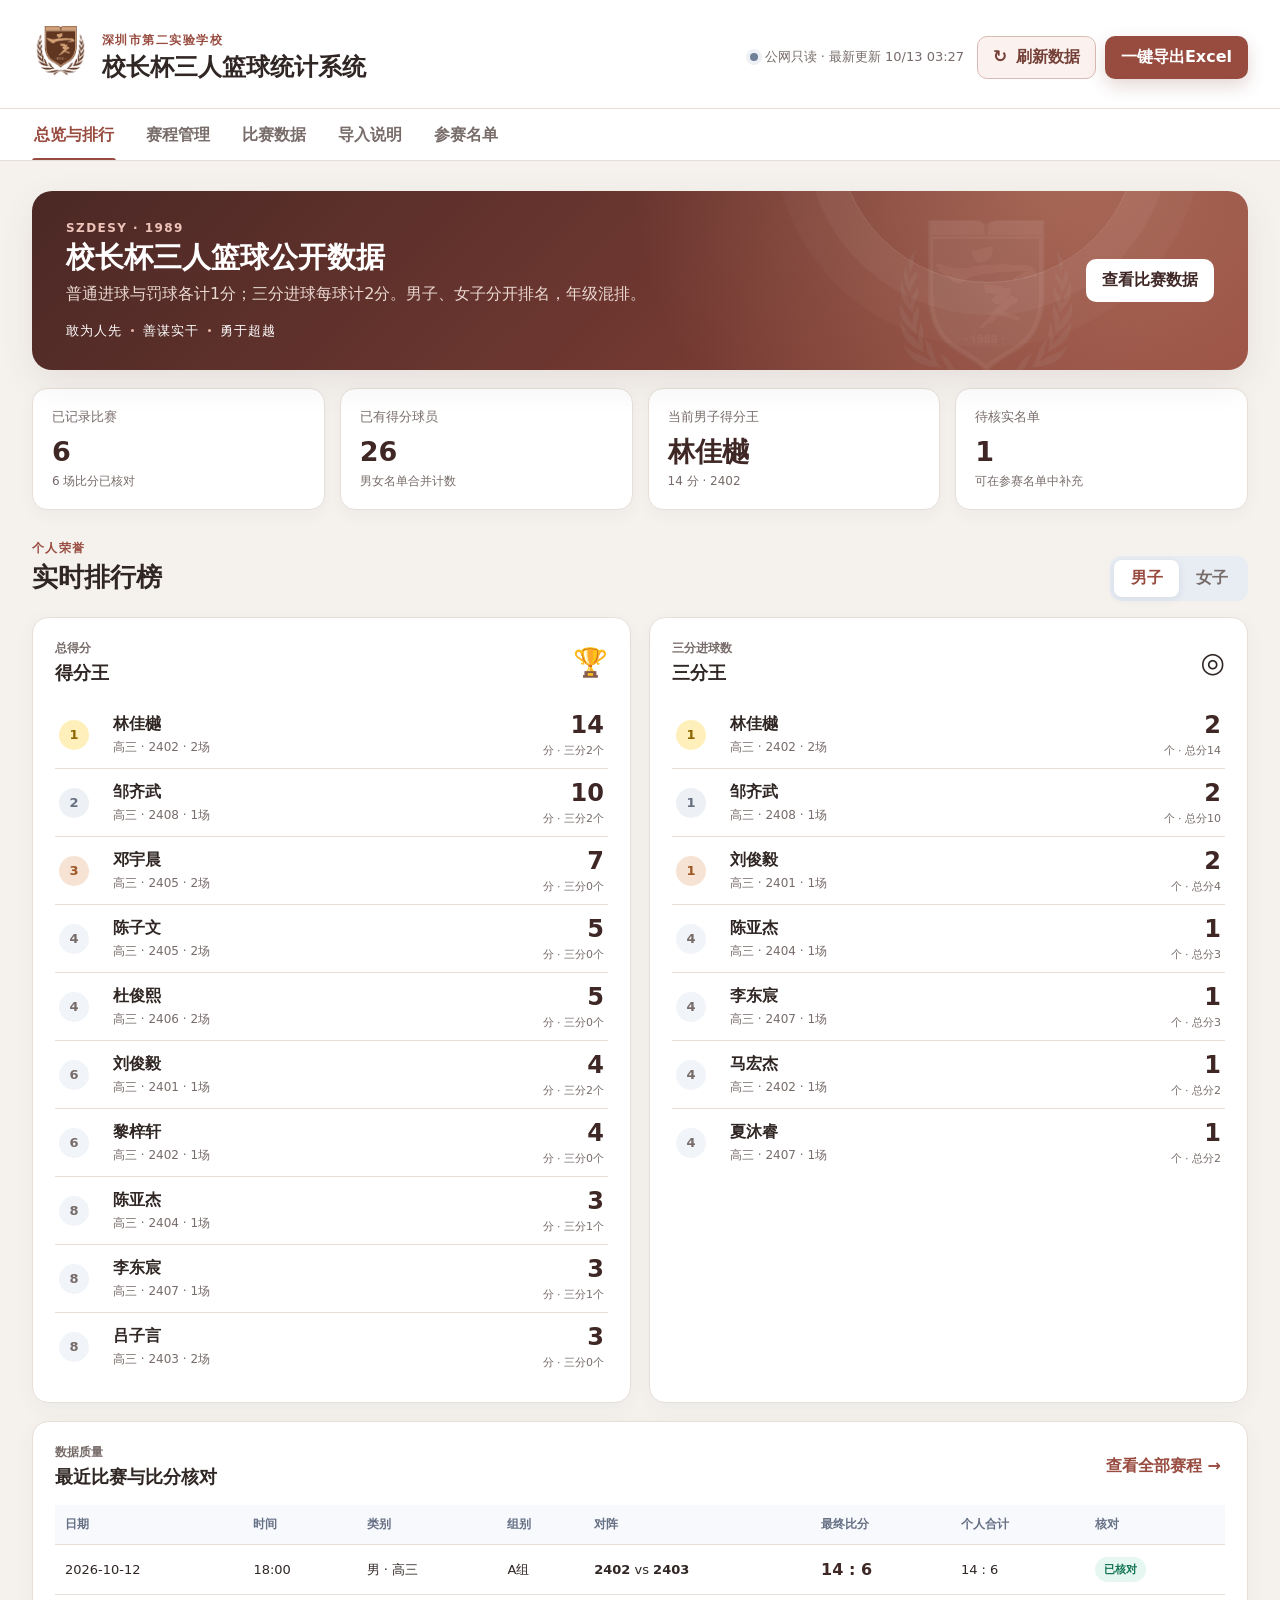
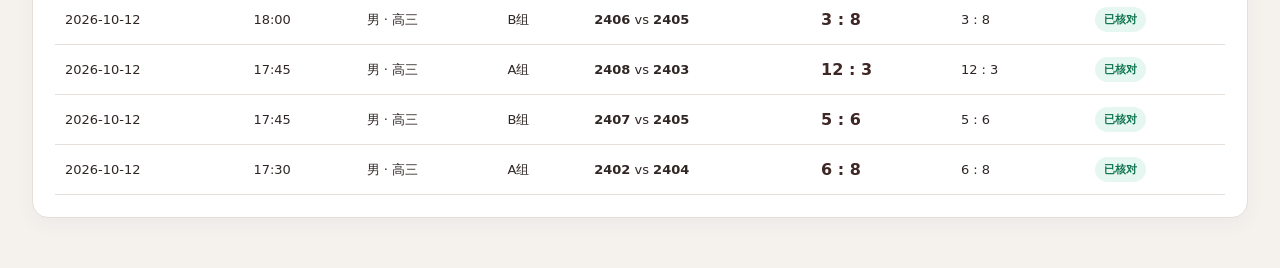
<file: basketball/index.html>
<!doctype html>
<html lang="zh-CN">
<head>
  <meta charset="UTF-8">
  <meta name="viewport" content="width=device-width, initial-scale=1.0">
  <meta name="color-scheme" content="light">
  <title>深圳市第二实验学校｜校长杯三人篮球统计系统</title>
  <link rel="icon" href="./favicon.svg">
  <link rel="stylesheet" href="./styles.css">
</head>
<body>
  <div class="app-shell">
    <header class="topbar">
      <div class="brand-block">
        <div class="brand-mark"><img src="./assets/szdesy-crest.png" alt="深圳市第二实验学校校徽"></div>
        <div>
          <p class="eyebrow">深圳市第二实验学校</p>
          <h1>校长杯三人篮球统计系统</h1>
        </div>
      </div>
      <div class="top-actions">
        <span class="save-state"><span class="save-dot"></span><span id="save-status">正在读取公开数据</span></span>
        <button class="button button-refresh" id="refresh-button" type="button" title="读取网上最新数据"><span aria-hidden="true">↻</span> 刷新数据</button>
        <button class="button button-primary" id="export-button" type="button">一键导出Excel</button>
      </div>
    </header>

    <nav class="tabbar" aria-label="主要功能">
      <button class="tab is-active" data-tab="dashboard" type="button">总览与排行</button>
      <button class="tab" data-tab="schedule" type="button">赛程管理</button>
      <button class="tab" data-tab="scoring" type="button">比赛数据</button>
      <button class="tab" data-tab="import" type="button">导入说明</button>
      <button class="tab" data-tab="roster" type="button">参赛名单</button>
    </nav>

    <main>
      <section class="view is-active" id="view-dashboard" data-view="dashboard">
        <div class="hero-panel">
          <img class="hero-emblem" src="./assets/szdesy-emblem.png" alt="" aria-hidden="true">
          <div>
            <p class="eyebrow">SZDESY · 1989</p>
            <h2>校长杯三人篮球公开数据</h2>
            <p>普通进球与罚球各计1分；三分进球每球计2分。男子、女子分开排名，年级混排。</p>
            <div class="school-spirit"><span>敢为人先</span><i></i><span>善谋实干</span><i></i><span>勇于超越</span></div>
          </div>
          <button class="button button-light" type="button" data-go="scoring">查看比赛数据</button>
        </div>

        <div class="metrics" id="metric-cards"></div>

        <div class="section-heading">
          <div>
            <p class="eyebrow">个人荣誉</p>
            <h2>实时排行榜</h2>
          </div>
          <div class="segmented" role="group" aria-label="性别筛选">
            <button class="segment is-active" data-ranking-sex="男" type="button">男子</button>
            <button class="segment" data-ranking-sex="女" type="button">女子</button>
          </div>
        </div>

        <div class="leader-grid">
          <article class="card leaderboard-card">
            <div class="card-title-row">
              <div>
                <span class="mini-label">总得分</span>
                <h3>得分王</h3>
              </div>
              <span class="trophy" aria-hidden="true">🏆</span>
            </div>
            <div id="points-leaderboard"></div>
          </article>
          <article class="card leaderboard-card">
            <div class="card-title-row">
              <div>
                <span class="mini-label">三分进球数</span>
                <h3>三分王</h3>
              </div>
              <span class="trophy" aria-hidden="true">◎</span>
            </div>
            <div id="three-leaderboard"></div>
          </article>
        </div>

        <article class="card recent-card">
          <div class="card-title-row">
            <div>
              <span class="mini-label">数据质量</span>
              <h3>最近比赛与比分核对</h3>
            </div>
            <button class="text-button" type="button" data-go="schedule">查看全部赛程 →</button>
          </div>
          <div class="table-wrap"><table id="recent-games-table"></table></div>
        </article>
      </section>

      <section class="view" id="view-schedule" data-view="schedule">
        <div class="page-heading">
          <div>
            <p class="eyebrow">比赛安排</p>
            <h2>赛程管理</h2>
            <p>展示已发布的赛程、最终比分和个人数据。</p>
          </div>
          <button class="button button-primary admin-only" id="new-game-button" type="button">＋ 添加比赛</button>
        </div>

        <form class="editor-card is-hidden admin-only" id="game-form">
          <div class="editor-heading">
            <h3 id="game-form-title">添加比赛</h3>
            <button class="icon-button" type="button" data-cancel-form="game" aria-label="关闭">×</button>
          </div>
          <input type="hidden" name="editId">
          <div class="form-grid form-grid-4">
            <label>日期<input name="date" type="date" required></label>
            <label>时间<input name="time" type="time" required></label>
            <label>性别<select name="sex" required><option value="男">男</option><option value="女">女</option></select></label>
            <label>年级<select name="grade" required><option>高一</option><option>高二</option><option>高三</option></select></label>
            <label>组别<input name="group" placeholder="如 A组"></label>
            <label>比赛序号<input name="seq" type="number" min="1" step="1"></label>
            <label>场地<input name="court" placeholder="如 1"></label>
            <label>A队<input name="teamA" list="team-options" required></label>
            <label>B队<input name="teamB" list="team-options" required></label>
            <label>A队最终得分<input name="scoreA" type="number" min="0" step="1" placeholder="可赛后填写"></label>
            <label>B队最终得分<input name="scoreB" type="number" min="0" step="1" placeholder="可赛后填写"></label>
            <label class="span-2">备注<input name="note" placeholder="可选"></label>
          </div>
          <div class="form-actions">
            <button class="button button-ghost" type="button" data-cancel-form="game">取消</button>
            <button class="button button-primary" type="submit">保存比赛</button>
          </div>
        </form>

        <datalist id="team-options"></datalist>
        <article class="card">
          <div class="toolbar">
            <input class="search-input" id="game-search" type="search" placeholder="搜索队伍、组别或日期">
            <select id="game-sex-filter" aria-label="筛选性别"><option value="">全部性别</option><option>男</option><option>女</option></select>
          </div>
          <div class="table-wrap"><table id="games-table"></table></div>
        </article>
      </section>

      <section class="view" id="view-scoring" data-view="scoring">
        <div class="page-heading scoring-heading">
          <div>
            <p class="eyebrow">技术台数据</p>
            <h2>比赛数据录入</h2>
            <p>公开展示各场球员进球数据，并自动核对最终比分。</p>
          </div>
          <label class="match-picker">当前比赛<select id="score-game-select"></select></label>
        </div>

        <div id="score-context"></div>

        <form class="editor-card admin-only" id="entry-form">
          <div class="editor-heading">
            <div>
              <h3 id="entry-form-title">添加球员数据</h3>
              <p>三分进球每球按2分计入总得分。</p>
            </div>
            <button class="text-button is-hidden" id="cancel-entry-edit" type="button">取消编辑</button>
          </div>
          <input type="hidden" name="editId">
          <div class="form-grid score-form-grid">
            <label>队伍<select name="team" id="entry-team" required></select></label>
            <label>球员<select name="playerId" id="entry-player" required></select></label>
            <label>球衣号码<input name="number" type="number" min="0" max="99" required></label>
            <label>普通进球数（1分）<input name="field" type="number" min="0" value="0" required></label>
            <label>罚球命中数（1分）<input name="free" type="number" min="0" value="0" required></label>
            <label>三分进球数（每球2分）<input name="three" type="number" min="0" value="0" required></label>
            <label class="span-2">备注<input name="note" placeholder="如：第4分为罚球"></label>
            <div class="live-score"><span>本行得分</span><strong id="entry-live-points">0</strong></div>
          </div>
          <div class="form-actions">
            <button class="button button-primary" type="submit">保存球员数据</button>
          </div>
        </form>

        <article class="card">
          <div class="card-title-row">
            <div><span class="mini-label">当前比赛</span><h3>球员得分明细</h3></div>
          </div>
          <div class="table-wrap"><table id="entries-table"></table></div>
        </article>
      </section>

      <section class="view" id="view-import" data-view="import">
        <div class="page-heading import-heading">
          <div>
            <p class="eyebrow">技术台助手</p>
            <h2>拍照识别与批量导入</h2>
            <p>管理端支持照片生成识别草稿和Excel批量导入；所有结果均须人工核对后才写入正式数据。</p>
          </div>
          <span class="import-runtime is-offline" id="import-runtime-note">公网展示页 · 仅查看说明</span>
        </div>

        <div class="import-grid">
          <article class="card import-card">
            <div class="card-title-row"><div><span class="mini-label">方式一</span><h3>拍照识别比赛记录表</h3></div><span class="import-icon" aria-hidden="true">▣</span></div>
            <p class="import-copy">管理端支持一次选择多张照片，识别队伍、日期、比分和得分号码，并按参赛名单匹配姓名；低置信度内容会标黄等待人工确认。</p>
            <div class="public-import-note">照片识别和数据写入仅在授权管理端开放，公开网页不接收照片，也不会保存上传内容。</div>
          </article>
          <article class="card import-card">
            <div class="card-title-row"><div><span class="mini-label">方式二</span><h3>Excel / CSV 批量导入</h3></div><span class="import-icon" aria-hidden="true">⇩</span></div>
            <p class="import-copy">管理端可下载标准模板，也可导入本系统导出的Excel文件；系统先预览、校验比分与名单，再由老师确认导入。</p>
            <div class="public-import-note">重复比赛默认跳过，不会静默覆盖已有成绩。</div>
          </article>
        </div>

        <article class="card photo-spec-card">
          <div class="card-title-row"><div><span class="mini-label">拍摄规范</span><h3>这样拍，识别最稳</h3></div><span class="spec-badge">一张照片一张表</span></div>
          <div class="spec-grid">
            <div class="spec-item"><strong>画面与角度</strong><span>竖屏拍摄，四角和整张表完整入镜；手机与纸面尽量平行，倾斜不超过10°，不要裁掉表头、累计分或最终比分。</span></div>
            <div class="spec-item"><strong>清晰度</strong><span>推荐长边2500像素以上，最低1600像素；对焦在表格中部，放大后球员号码、斜杠和罚球黑点仍应清楚。</span></div>
            <div class="spec-item"><strong>格式与大小</strong><span>支持 JPG/JPEG、PNG、HEIC/HEIF；建议每张2–8MB，系统上限12MB。不要上传微信截图、拼图或压缩严重的缩略图。</span></div>
            <div class="spec-item"><strong>光线与背景</strong><span>均匀亮光，避免反光、阴影、手指和其他纸张遮挡；记录表尽量铺平，背景与纸张颜色有明显区分。</span></div>
            <div class="spec-item"><strong>填写要求</strong><span>用黑色或深蓝色笔；得分号码写在对应累计分外侧；斜杠完整穿过得分数字，罚球黑点涂实，修改处注明并避免多次覆盖。</span></div>
            <div class="spec-item"><strong>文件命名</strong><span>建议“日期_组别_队A-队B_序号.jpg”，例如“20261013_A组_2402-2404_01.jpg”，便于批量核对和追溯原图。</span></div>
          </div>
          <div class="recognition-note"><strong>识别边界：</strong>手写体、斜杠、黑点和涂改存在误识别可能。系统优先按球员号码和参赛名单关键词匹配，但最终比分、三分进球和罚球必须由老师在草稿中复核后再导入。</div>
        </article>
      </section>

      <section class="view" id="view-roster" data-view="roster">
        <div class="page-heading">
          <div>
            <p class="eyebrow">基础资料</p>
            <h2>参赛名单</h2>
            <p>名单来自报名表，男子、女子分开统计，年级混排。</p>
          </div>
          <button class="button button-primary admin-only" id="new-player-button" type="button">＋ 添加球员</button>
        </div>

        <form class="editor-card is-hidden admin-only" id="player-form">
          <div class="editor-heading">
            <h3 id="player-form-title">添加球员</h3>
            <button class="icon-button" type="button" data-cancel-form="player" aria-label="关闭">×</button>
          </div>
          <input type="hidden" name="editId">
          <div class="form-grid form-grid-4">
            <label>性别<select name="sex" required><option value="男">男</option><option value="女">女</option></select></label>
            <label>年级<select name="grade" required><option>高一</option><option>高二</option><option>高三</option></select></label>
            <label>队伍/班级<input name="team" required></label>
            <label>球员姓名<input name="name" required></label>
            <label class="span-2">名单状态<input name="status" value="正常"></label>
            <label class="span-2">来源<input name="source" value="手动添加"></label>
          </div>
          <div class="form-actions">
            <button class="button button-ghost" type="button" data-cancel-form="player">取消</button>
            <button class="button button-primary" type="submit">保存球员</button>
          </div>
        </form>

        <article class="card">
          <div class="toolbar">
            <input class="search-input" id="player-search" type="search" placeholder="搜索姓名或队伍">
            <select id="player-sex-filter" aria-label="筛选性别"><option value="">全部性别</option><option>男</option><option>女</option></select>
            <select id="player-grade-filter" aria-label="筛选年级"><option value="">全部年级</option><option>高一</option><option>高二</option><option>高三</option></select>
          </div>
          <div class="table-wrap"><table id="players-table"></table></div>
        </article>

        <div class="danger-zone admin-only">
          <div><strong>恢复初始示例数据</strong><span>会覆盖当前浏览器中保存的修改，请先备份。</span></div>
          <button class="button button-danger" id="reset-button" type="button">恢复初始数据</button>
        </div>
      </section>
    </main>
  </div>

  <div class="toast" id="toast" role="status" aria-live="polite"></div>
  <script src="./app.js"></script>
</body>
</html>
</file>
<file: basketball/styles.css>
:root {
  --navy: #3e2725;
  --navy-2: #5d302b;
  --blue: #984b3f;
  --blue-soft: #f6e9e6;
  --green: #159a6b;
  --green-soft: #e5f7f0;
  --amber: #c57a13;
  --amber-soft: #fff3dc;
  --red: #cf3e4b;
  --red-soft: #fff0f1;
  --ink: #302725;
  --muted: #776c69;
  --line: #e6ded9;
  --surface: #ffffff;
  --canvas: #f5f2ee;
  --shadow: 0 12px 36px rgba(79, 46, 40, 0.09);
  font-family: Inter, "PingFang SC", "Microsoft YaHei", system-ui, -apple-system, sans-serif;
  color: var(--ink);
  background: var(--canvas);
}

* { box-sizing: border-box; }

body { margin: 0; min-width: 320px; background: var(--canvas); }
button, input, select { font: inherit; }
button { cursor: pointer; }
.is-hidden { display: none !important; }
.admin-only { display: none !important; }
body.admin-mode .admin-only:not(.is-hidden) { display: initial !important; }
body.admin-mode form.admin-only:not(.is-hidden) { display: block !important; }
body.admin-mode button.admin-only:not(.is-hidden),
body.admin-mode label.admin-only:not(.is-hidden) { display: inline-flex !important; }

.app-shell { max-width: 1500px; margin: 0 auto; min-height: 100vh; }
.topbar { display: flex; justify-content: space-between; align-items: center; gap: 24px; padding: 26px 32px 20px; background: var(--surface); border-bottom: 1px solid var(--line); }
.brand-block { display: flex; align-items: center; gap: 14px; }
.brand-mark { width: 56px; height: 62px; flex: 0 0 auto; display: grid; place-items: center; }
.brand-mark img { width: 54px; height: 62px; object-fit: contain; display: block; }
.eyebrow { margin: 0 0 4px; color: var(--blue); font-size: 12px; font-weight: 800; letter-spacing: .12em; text-transform: uppercase; }
h1, h2, h3, p { margin-top: 0; }
h1 { margin-bottom: 0; font-size: 24px; line-height: 1.2; }
h2 { margin-bottom: 7px; font-size: 26px; line-height: 1.3; }
h3 { margin-bottom: 0; font-size: 18px; }
.top-actions { display: flex; align-items: center; gap: 9px; flex-wrap: wrap; justify-content: flex-end; }
.save-state { display: inline-flex; align-items: center; gap: 7px; color: var(--muted); font-size: 13px; margin-right: 4px; }
.save-dot { width: 8px; height: 8px; border-radius: 50%; background: var(--green); box-shadow: 0 0 0 4px var(--green-soft); }
body:not(.admin-mode) .save-dot { background: #6f7f96; box-shadow: 0 0 0 4px #edf0f4; }

.button { border: 1px solid transparent; border-radius: 10px; padding: 10px 15px; font-weight: 750; color: var(--ink); background: #fff; transition: .16s ease; white-space: nowrap; }
.button:hover { transform: translateY(-1px); }
.button-primary { background: var(--blue); color: #fff; box-shadow: 0 7px 18px rgba(119,57,48,.2); }
.button-primary:hover { background: #7c3d34; }
.button-ghost { border-color: var(--line); }
.button-ghost:hover { border-color: #c6d0de; background: #f8fafc; }
.button-refresh { color: #744037; border-color: #d9bbb4; background: #fbf1ee; }
.button-refresh:hover { color: #fff; border-color: var(--blue); background: var(--blue); }
.button-refresh span { display: inline-block; margin-right: 3px; font-size: 17px; line-height: 0; }
.button-light { color: var(--navy); background: #fff; }
.button-danger { color: var(--red); border-color: #efc6ca; background: #fff; }
.file-button { position: relative; overflow: hidden; }
.file-button input { position: absolute; inset: 0; opacity: 0; cursor: pointer; }
.text-button { border: 0; padding: 4px; background: transparent; color: var(--blue); font-weight: 750; }
.icon-button { width: 34px; height: 34px; border-radius: 9px; border: 1px solid var(--line); background: #fff; font-size: 22px; line-height: 1; color: var(--muted); }

.tabbar { display: flex; gap: 28px; padding: 0 32px; background: var(--surface); border-bottom: 1px solid var(--line); overflow-x: auto; }
.tab { position: relative; border: 0; padding: 16px 2px 14px; background: transparent; color: var(--muted); font-weight: 750; white-space: nowrap; }
.tab::after { content: ""; position: absolute; left: 0; right: 0; bottom: -1px; height: 3px; border-radius: 3px 3px 0 0; background: transparent; }
.tab.is-active { color: var(--blue); }
.tab.is-active::after { background: var(--blue); }

main { padding: 30px 32px 50px; }
.view { display: none; }
.view.is-active { display: block; }
.hero-panel { position: relative; overflow: hidden; display: flex; align-items: center; justify-content: space-between; gap: 25px; color: #fff; padding: 30px 34px; border-radius: 20px; background: radial-gradient(circle at 86% -25%, rgba(221,155,128,.48), transparent 42%), linear-gradient(135deg, #4b2825, #8f463b); box-shadow: var(--shadow); }
.hero-panel::before { content: ""; position: absolute; width: 300px; height: 300px; right: 9%; top: -210px; border: 1px solid rgba(255,255,255,.14); border-radius: 50%; box-shadow: 0 0 0 32px rgba(255,255,255,.04), 0 0 0 64px rgba(255,255,255,.025); pointer-events: none; }
.hero-panel > * { position: relative; z-index: 1; }
.hero-emblem { position: absolute !important; z-index: 0 !important; right: 14%; bottom: -78px; width: 190px; height: 228px; object-fit: contain; opacity: .09; filter: grayscale(1) brightness(3); pointer-events: none; }
.hero-panel .eyebrow { color: #efc4b8; }
.hero-panel h2 { font-size: 29px; }
.hero-panel p { color: #ead8d2; }
.school-spirit { display: flex; align-items: center; gap: 9px; margin-top: 17px; color: #fff; font-family: "STSong", "Songti SC", serif; font-size: 13px; letter-spacing: .08em; }
.school-spirit i { width: 3px; height: 3px; border-radius: 50%; background: #e9b4a5; }

.metrics { display: grid; grid-template-columns: repeat(4, minmax(0, 1fr)); gap: 15px; margin: 18px 0 30px; }
.metric-card { background: var(--surface); border: 1px solid var(--line); border-radius: 15px; padding: 19px; box-shadow: 0 5px 18px rgba(18,37,63,.04); }
.metric-label { display: block; color: var(--muted); font-size: 13px; margin-bottom: 12px; }
.metric-value { display: block; color: var(--navy); font-size: 27px; font-weight: 900; line-height: 1; }
.metric-note { display: block; margin-top: 8px; color: var(--muted); font-size: 12px; }

.section-heading, .page-heading { display: flex; justify-content: space-between; align-items: flex-end; gap: 20px; margin: 0 0 16px; }
.section-heading p:last-child, .page-heading p:last-child { margin-bottom: 0; color: var(--muted); }
.segmented { display: flex; padding: 4px; border-radius: 11px; background: #e8edf4; }
.segment { min-width: 65px; border: 0; border-radius: 8px; padding: 8px 14px; background: transparent; color: var(--muted); font-weight: 800; }
.segment.is-active { background: #fff; color: var(--blue); box-shadow: 0 2px 8px rgba(18,37,63,.09); }

.leader-grid { display: grid; grid-template-columns: 1fr 1fr; gap: 18px; }
.card { background: var(--surface); border: 1px solid var(--line); border-radius: 16px; padding: 22px; box-shadow: 0 6px 22px rgba(18,37,63,.045); }
.card-title-row { display: flex; justify-content: space-between; align-items: center; gap: 16px; margin-bottom: 16px; }
.mini-label { display: block; color: var(--muted); font-size: 12px; font-weight: 750; margin-bottom: 4px; }
.trophy { font-size: 28px; }
.leader-row { display: grid; grid-template-columns: 42px 1fr auto; align-items: center; gap: 12px; min-height: 62px; padding: 10px 4px; border-top: 1px solid var(--line); }
.leader-row:first-child { border-top: 0; }
.rank { width: 30px; height: 30px; display: grid; place-items: center; border-radius: 50%; color: var(--muted); background: #f1f4f8; font-size: 13px; font-weight: 850; }
.leader-row:nth-child(1) .rank { background: #fff0bb; color: #8e6500; }
.leader-row:nth-child(2) .rank { background: #edf0f4; color: #667080; }
.leader-row:nth-child(3) .rank { background: #f7e3d4; color: #9c5725; }
.leader-name { font-weight: 850; }
.leader-meta { margin-top: 4px; color: var(--muted); font-size: 12px; }
.leader-score { text-align: right; }
.leader-score strong { display: block; font-size: 24px; color: var(--navy); }
.leader-score span { color: var(--muted); font-size: 11px; }
.empty-state { padding: 42px 10px; color: var(--muted); text-align: center; border-top: 1px solid var(--line); }
.recent-card { margin-top: 18px; }

.page-heading { align-items: center; }
.editor-card { margin-bottom: 18px; padding: 22px; border: 1px solid #e2d0ca; border-radius: 16px; background: #fdfaf8; box-shadow: 0 7px 20px rgba(93,48,43,.06); }
.editor-heading { display: flex; justify-content: space-between; align-items: flex-start; gap: 18px; margin-bottom: 18px; }
.editor-heading p { margin: 5px 0 0; color: var(--muted); font-size: 13px; }
.form-grid { display: grid; gap: 14px; }
.form-grid-4 { grid-template-columns: repeat(4, minmax(0, 1fr)); }
.score-form-grid { grid-template-columns: repeat(3, minmax(0, 1fr)); align-items: end; }
.form-grid label, .match-picker { display: flex; flex-direction: column; gap: 7px; color: #445066; font-size: 12px; font-weight: 800; }
input, select { width: 100%; min-height: 42px; border: 1px solid #d6dde8; border-radius: 9px; padding: 9px 11px; color: var(--ink); background: #fff; outline: none; }
input:focus, select:focus { border-color: var(--blue); box-shadow: 0 0 0 3px rgba(152,75,63,.11); }
.span-2 { grid-column: span 2; }
.form-actions { display: flex; justify-content: flex-end; gap: 9px; margin-top: 18px; }
.live-score { min-height: 67px; display: flex; align-items: center; justify-content: space-between; padding: 11px 16px; border: 1px dashed #d7b6ad; border-radius: 11px; color: var(--muted); background: #fbf0ed; }
.live-score strong { font-size: 28px; color: var(--blue); }

.toolbar { display: flex; gap: 10px; margin-bottom: 15px; }
.search-input { min-width: 280px; flex: 1; }
.toolbar select { width: auto; min-width: 130px; }
.table-wrap { overflow-x: auto; }
table { width: 100%; border-collapse: collapse; min-width: 840px; }
th { padding: 11px 10px; color: #667085; background: #f7f9fc; border-bottom: 1px solid var(--line); font-size: 12px; text-align: left; white-space: nowrap; }
td { padding: 12px 10px; border-bottom: 1px solid var(--line); font-size: 13px; vertical-align: middle; }
tbody tr:hover { background: #fbfcff; }
.score-cell { font-weight: 900; color: var(--navy); font-size: 16px; white-space: nowrap; }
.badge { display: inline-flex; align-items: center; border-radius: 999px; padding: 5px 9px; font-size: 11px; font-weight: 850; white-space: nowrap; }
.badge-success { color: #117451; background: var(--green-soft); }
.badge-warning { color: #94600f; background: var(--amber-soft); }
.badge-danger { color: #ae2f3a; background: var(--red-soft); }
.badge-neutral { color: #586579; background: #eef1f5; }
.row-actions { display: flex; gap: 6px; justify-content: flex-end; white-space: nowrap; }
.row-button { border: 0; border-radius: 7px; padding: 6px 8px; color: var(--blue); background: var(--blue-soft); font-size: 12px; font-weight: 800; }
.row-button.danger { color: var(--red); background: var(--red-soft); }
.match-picker { min-width: 360px; }
.score-context-grid { display: grid; grid-template-columns: 1fr auto 1fr; align-items: center; gap: 18px; margin-bottom: 18px; padding: 20px 24px; border-radius: 16px; color: #fff; background: linear-gradient(135deg, #4b2825, #6b3731); }
.team-score { display: flex; align-items: center; justify-content: center; gap: 16px; }
.team-score strong { font-size: 32px; }
.team-name { font-size: 18px; font-weight: 850; }
.versus { color: #99acc7; font-weight: 900; }
.context-meta { grid-column: 1 / -1; color: #b9c7d9; font-size: 12px; text-align: center; }
.check-summary { grid-column: 1 / -1; display: flex; justify-content: center; gap: 10px; padding-top: 14px; border-top: 1px solid rgba(255,255,255,.12); }

.danger-zone { display: flex; justify-content: space-between; align-items: center; gap: 20px; margin-top: 20px; padding: 18px 20px; border: 1px solid #f0c5ca; border-radius: 14px; background: #fff8f8; }
.danger-zone div { display: flex; flex-direction: column; gap: 4px; }
.danger-zone span { color: var(--muted); font-size: 12px; }
.import-heading { align-items: center; }
.import-runtime { display: inline-flex; align-items: center; min-height: 36px; padding: 8px 12px; border-radius: 999px; color: #6c514c; background: #f5e8e4; font-size: 12px; font-weight: 800; }
.import-runtime.is-ready { color: #117451; background: var(--green-soft); }
.import-runtime.is-offline { color: #94600f; background: var(--amber-soft); }
.import-grid { display: grid; grid-template-columns: 1fr 1fr; gap: 18px; margin-bottom: 18px; }
.import-card { min-height: 220px; }
.import-icon { display: grid; place-items: center; width: 42px; height: 42px; border-radius: 13px; color: var(--blue); background: var(--blue-soft); font-size: 24px; font-weight: 900; }
.import-copy { min-height: 54px; color: var(--muted); font-size: 13px; line-height: 1.7; }
.upload-actions { display: flex; flex-wrap: wrap; gap: 9px; margin-top: 18px; }
.public-import-note { margin-top: 15px; color: var(--muted); font-size: 12px; line-height: 1.6; }
body.admin-mode #photo-permission-note { display: none; }
.photo-spec-card { margin-bottom: 18px; }
.spec-badge { padding: 6px 10px; border-radius: 999px; color: #744037; background: #fbf1ee; font-size: 11px; font-weight: 850; }
.spec-grid { display: grid; grid-template-columns: repeat(3, minmax(0, 1fr)); gap: 12px; }
.spec-item { display: flex; flex-direction: column; gap: 7px; min-height: 122px; padding: 15px; border: 1px solid var(--line); border-radius: 12px; background: #fbfaf8; }
.spec-item strong { color: var(--navy); font-size: 14px; }
.spec-item span { color: var(--muted); font-size: 12px; line-height: 1.7; }
.recognition-note { margin-top: 14px; padding: 13px 15px; border-left: 3px solid var(--amber); border-radius: 0 9px 9px 0; color: #765116; background: var(--amber-soft); font-size: 12px; line-height: 1.7; }
.import-results { display: grid; gap: 16px; margin-top: 18px; }
.import-result-card { overflow: hidden; padding: 0; }
.import-result-head { display: flex; justify-content: space-between; align-items: center; gap: 16px; padding: 16px 18px; border-bottom: 1px solid var(--line); background: #fbfaf8; }
.import-result-title { min-width: 0; }
.import-result-title strong { display: block; overflow: hidden; text-overflow: ellipsis; white-space: nowrap; }
.import-result-title span { display: block; margin-top: 4px; color: var(--muted); font-size: 11px; }
.quality-pills { display: flex; flex-wrap: wrap; justify-content: flex-end; gap: 6px; }
.quality-pill { padding: 5px 8px; border-radius: 999px; color: #586579; background: #eef1f5; font-size: 10px; font-weight: 800; }
.quality-pill.good { color: #117451; background: var(--green-soft); }
.quality-pill.warn { color: #94600f; background: var(--amber-soft); }
.quality-pill.bad { color: #ae2f3a; background: var(--red-soft); }
.import-result-body { display: grid; grid-template-columns: minmax(220px, .72fr) minmax(0, 1.28fr); gap: 18px; padding: 18px; }
.photo-preview { position: relative; overflow: hidden; min-height: 300px; border-radius: 12px; background: #eee9e5; }
.photo-preview img { width: 100%; height: 100%; max-height: 520px; object-fit: contain; display: block; }
.photo-preview-status { position: absolute; inset: auto 10px 10px; padding: 8px 10px; border-radius: 8px; color: #fff; background: rgba(48,39,37,.82); font-size: 11px; }
.draft-form { display: grid; gap: 13px; align-content: start; }
.draft-grid { display: grid; grid-template-columns: repeat(4, minmax(0, 1fr)); gap: 10px; }
.draft-grid label { display: flex; flex-direction: column; gap: 6px; color: #445066; font-size: 11px; font-weight: 800; }
.draft-section-title { display: flex; justify-content: space-between; align-items: center; gap: 12px; margin-top: 4px; }
.draft-section-title strong { font-size: 13px; }
.draft-section-title span { color: var(--muted); font-size: 11px; }
.draft-entry-table { min-width: 700px; }
.draft-entry-table input, .draft-entry-table select { min-width: 74px; min-height: 36px; padding: 6px 8px; font-size: 12px; }
.draft-entry-table .player-select { min-width: 145px; }
.draft-actions { display: flex; justify-content: flex-end; flex-wrap: wrap; gap: 8px; }
.raw-ocr { margin: 0; }
.raw-ocr summary { cursor: pointer; color: var(--blue); font-size: 12px; font-weight: 800; }
.raw-ocr pre { max-height: 180px; overflow: auto; padding: 10px; border-radius: 8px; color: #574d4a; background: #f7f4f1; font: 11px/1.6 ui-monospace, SFMono-Regular, Menlo, monospace; white-space: pre-wrap; }
.batch-summary { display: flex; flex-wrap: wrap; gap: 8px; margin-bottom: 14px; }
.batch-message-list { margin: 0; padding-left: 20px; color: var(--muted); font-size: 12px; line-height: 1.8; }
.batch-message-list .error { color: var(--red); }
.batch-message-list .warning { color: var(--amber); }
.toast { position: fixed; left: 50%; bottom: 28px; transform: translate(-50%, 20px); max-width: calc(100vw - 32px); padding: 11px 17px; border-radius: 10px; color: #fff; background: var(--navy); box-shadow: 0 10px 30px rgba(18,37,63,.24); opacity: 0; pointer-events: none; transition: .2s ease; z-index: 20; }
.toast.is-visible { opacity: 1; transform: translate(-50%, 0); }

@media (max-width: 1050px) {
  .topbar { align-items: flex-start; }
  .metrics { grid-template-columns: repeat(2, minmax(0, 1fr)); }
  .form-grid-4 { grid-template-columns: repeat(2, minmax(0, 1fr)); }
  .score-form-grid { grid-template-columns: repeat(2, minmax(0, 1fr)); }
  .spec-grid { grid-template-columns: repeat(2, minmax(0, 1fr)); }
  .draft-grid { grid-template-columns: repeat(2, minmax(0, 1fr)); }
}

@media (max-width: 760px) {
  .topbar { padding: 20px; flex-direction: column; }
  .top-actions { justify-content: flex-start; }
  .save-state { width: 100%; }
  .tabbar { padding: 0 20px; gap: 22px; }
  main { padding: 22px 16px 40px; }
  .hero-panel, .page-heading, .section-heading { align-items: flex-start; flex-direction: column; }
  .hero-panel h2 { font-size: 24px; }
  .metrics, .leader-grid, .form-grid-4, .score-form-grid, .import-grid, .spec-grid, .draft-grid, .import-result-body { grid-template-columns: 1fr; }
  .span-2 { grid-column: span 1; }
  .toolbar { flex-direction: column; }
  .search-input, .toolbar select, .match-picker { min-width: 0; width: 100%; }
  .scoring-heading { align-items: stretch; }
  .score-context-grid { grid-template-columns: 1fr; }
  .versus { text-align: center; }
  .context-meta, .check-summary { grid-column: 1; flex-wrap: wrap; }
  .danger-zone { align-items: flex-start; flex-direction: column; }
}
</file>
